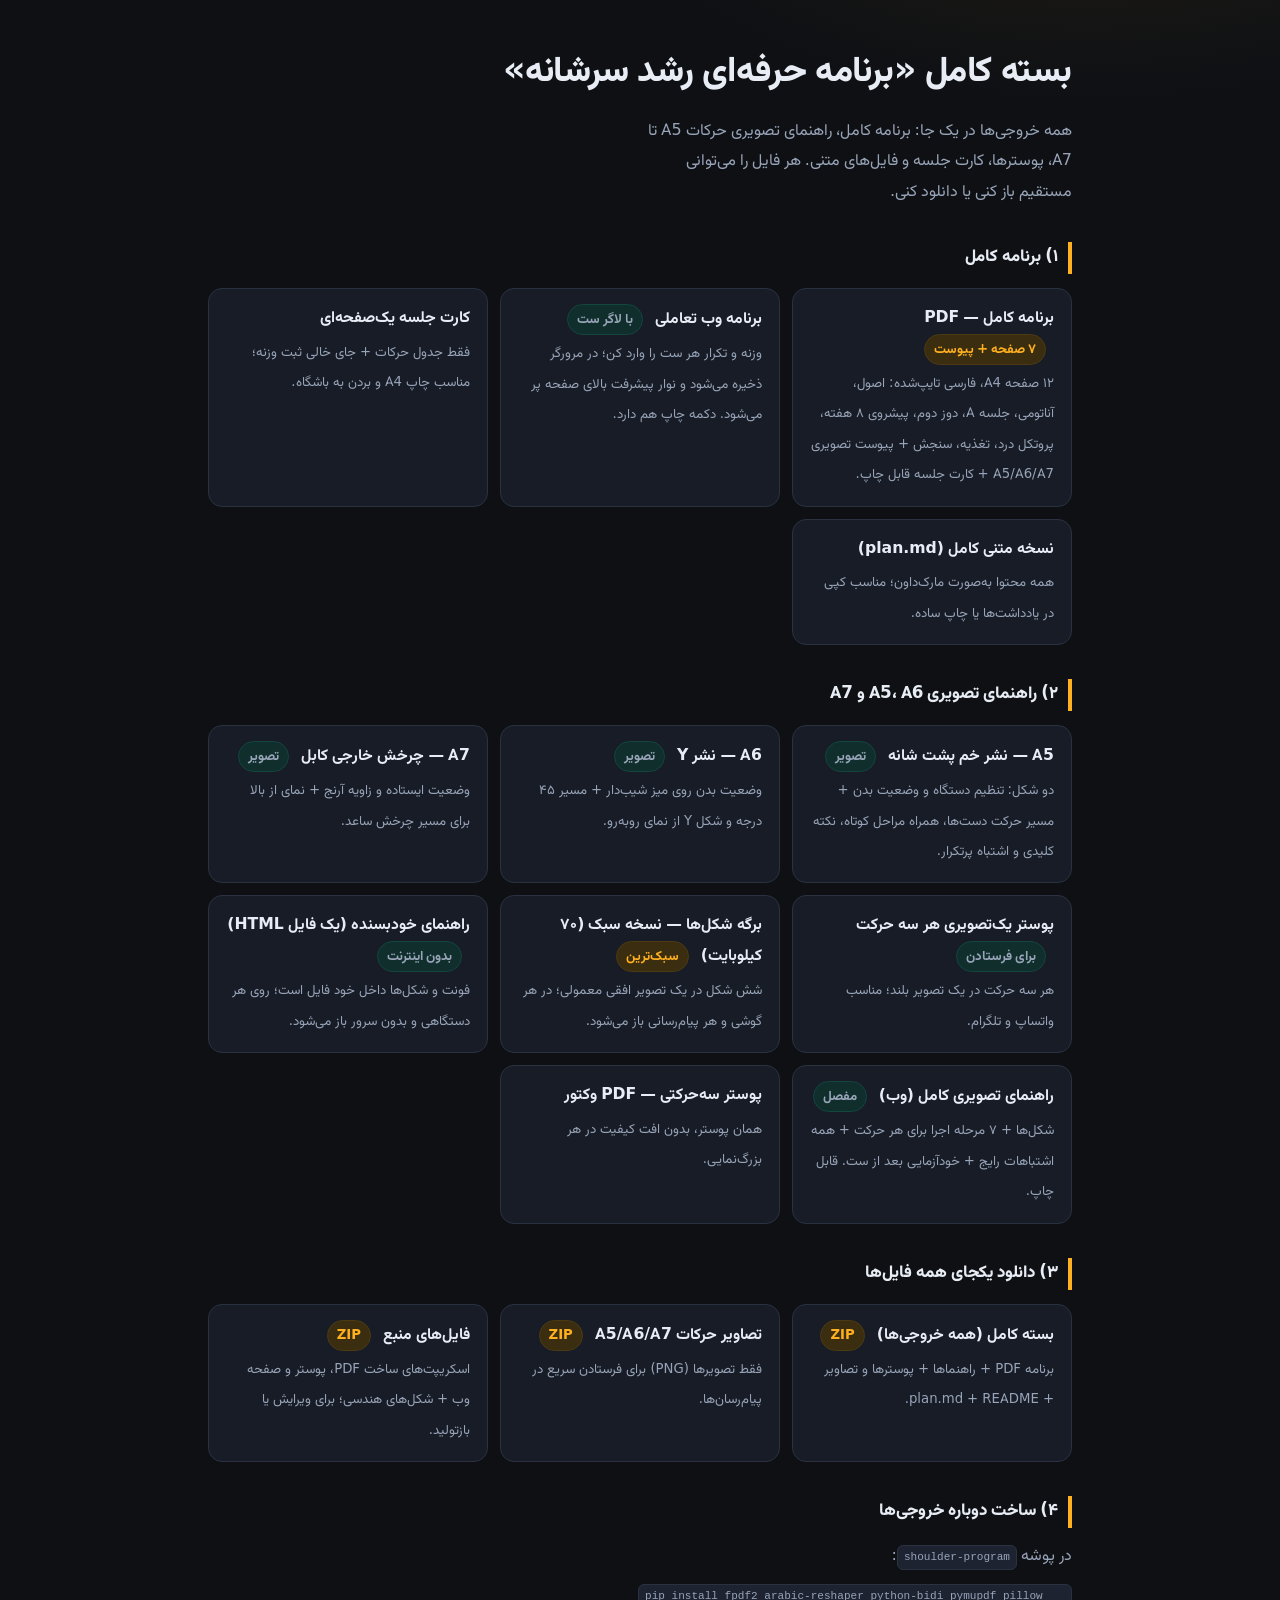
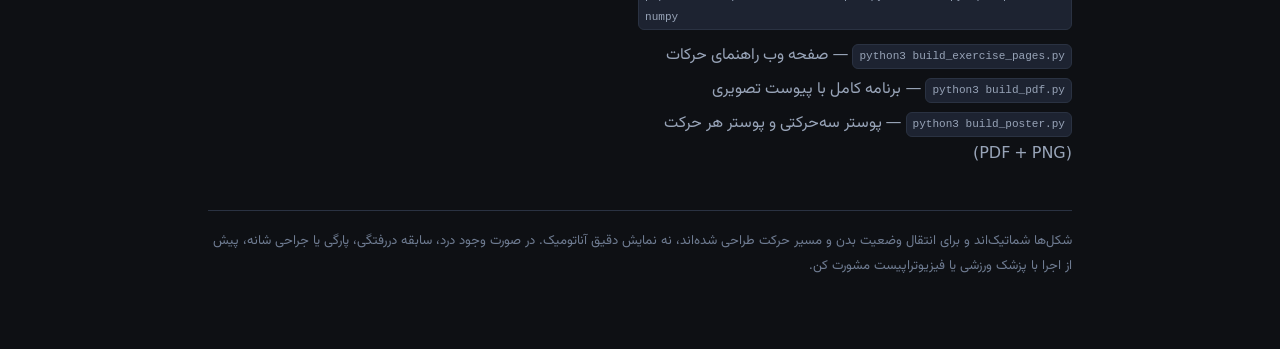
<file: index.html>
<!DOCTYPE html>
<html lang="fa" dir="rtl">
<head>
<meta charset="utf-8">
<meta name="viewport" content="width=device-width, initial-scale=1">
<title>بسته برنامه سرشانه — دانلود و مشاهده</title>
<style>
  @font-face{font-family:'Vazirmatn';src:url('../shoulder-program/fonts/vazirmatn-arabic-400-normal.woff2') format('woff2');font-weight:400}
  @font-face{font-family:'Vazirmatn';src:url('../shoulder-program/fonts/vazirmatn-arabic-700-normal.woff2') format('woff2');font-weight:700}
  @font-face{font-family:'Vazirmatn';src:url('../shoulder-program/fonts/vazirmatn-arabic-800-normal.woff2') format('woff2');font-weight:800}
  :root{--bg:#0e1014;--card:#171c26;--line:#2a3242;--txt:#e8edf5;--dim:#98a4b8;--dim2:#6f7c92;
    --amber:#ffb020;--amber-soft:#3a2d10;--teal:#3ad0b8;--teal-soft:#0f2e2c;--font:'Vazirmatn',system-ui,Tahoma,sans-serif}
  *{box-sizing:border-box}
  body{margin:0;background:radial-gradient(900px 500px at 85% -10%,rgba(255,176,32,.10),transparent 60%),var(--bg);
    color:var(--txt);font-family:var(--font);line-height:1.9;-webkit-font-smoothing:antialiased}
  .wrap{max-width:900px;margin:0 auto;padding:40px 18px 70px}
  h1{font-size:clamp(1.5rem,4.5vw,2.2rem);font-weight:800;margin:0 0 10px;letter-spacing:-.4px}
  .sub{color:var(--dim);margin:0 0 30px;max-width:62ch}
  h2{font-size:1.05rem;font-weight:800;margin:34px 0 14px;padding-right:10px;border-right:4px solid var(--amber)}
  .grid{display:grid;gap:12px;grid-template-columns:repeat(auto-fit,minmax(260px,1fr))}
  a.card{display:block;text-decoration:none;color:inherit;background:var(--card);border:1px solid var(--line);
    border-radius:14px;padding:15px 17px;transition:.15s}
  a.card:hover{border-color:#3b4358;transform:translateY(-1px)}
  a.card b{display:block;font-size:.98rem;margin-bottom:4px}
  a.card span{font-size:.83rem;color:var(--dim)}
  .tag{display:inline-block;font-size:.7rem;font-weight:700;color:var(--teal);background:var(--teal-soft);
    border:1px solid #14453f;border-radius:999px;padding:2px 9px;margin-right:8px}
  .tag.g{color:var(--amber);background:var(--amber-soft);border-color:#4b3a12}
  footer{border-top:1px solid var(--line);margin-top:40px;padding-top:18px;color:var(--dim2);font-size:.82rem}
  code{background:#1d2331;border:1px solid var(--line);border-radius:6px;padding:1px 6px;font-size:.85em;direction:ltr;display:inline-block}
</style>
</head>
<body>
<div class="wrap">
  <h1>بسته کامل «برنامه حرفه‌ای رشد سرشانه»</h1>
  <p class="sub">همه خروجی‌ها در یک جا: برنامه کامل، راهنمای تصویری حرکات A5 تا A7، پوسترها، کارت جلسه و فایل‌های متنی.
  هر فایل را می‌توانی مستقیم باز کنی یا دانلود کنی.</p>

  <h2>۱) برنامه کامل</h2>
  <div class="grid">
    <a class="card" href="shoulder-program/shoulder-program.pdf">
      <b>برنامه کامل — PDF <span class="tag g">۷ صفحه + پیوست</span></b>
      <span>۱۲ صفحه A4، فارسی تایپ‌شده: اصول، آناتومی، جلسه A، دوز دوم، پیشروی ۸ هفته، پروتکل درد، تغذیه، سنجش + پیوست تصویری A5/A6/A7 + کارت جلسه قابل چاپ.</span>
    </a>
    <a class="card" href="shoulder-program/index.html">
      <b>برنامه وب تعاملی <span class="tag">با لاگر ست</span></b>
      <span>وزنه و تکرار هر ست را وارد کن؛ در مرورگر ذخیره می‌شود و نوار پیشرفت بالای صفحه پر می‌شود. دکمه چاپ هم دارد.</span>
    </a>
    <a class="card" href="shoulder-program/quick-card.html">
      <b>کارت جلسه یک‌صفحه‌ای</b>
      <span>فقط جدول حرکات + جای خالی ثبت وزنه؛ مناسب چاپ A4 و بردن به باشگاه.</span>
    </a>
    <a class="card" href="shoulder-program/plan.md">
      <b>نسخه متنی کامل (plan.md)</b>
      <span>همه محتوا به‌صورت مارک‌داون؛ مناسب کپی در یادداشت‌ها یا چاپ ساده.</span>
    </a>
  </div>

  <h2>۲) راهنمای تصویری A5، A6 و A7</h2>
  <div class="grid">
    <a class="card" href="shoulder-program/poster-a5.png">
      <b>A5 — نشر خم پشت شانه <span class="tag">تصویر</span></b>
      <span>دو شکل: تنظیم دستگاه و وضعیت بدن + مسیر حرکت دست‌ها، همراه مراحل کوتاه، نکته کلیدی و اشتباه پرتکرار.</span>
    </a>
    <a class="card" href="shoulder-program/poster-a6.png">
      <b>A6 — نشر Y <span class="tag">تصویر</span></b>
      <span>وضعیت بدن روی میز شیب‌دار + مسیر ۴۵ درجه و شکل Y از نمای روبه‌رو.</span>
    </a>
    <a class="card" href="shoulder-program/poster-a7.png">
      <b>A7 — چرخش خارجی کابل <span class="tag">تصویر</span></b>
      <span>وضعیت ایستاده و زاویه آرنج + نمای از بالا برای مسیر چرخش ساعد.</span>
    </a>
    <a class="card" href="shoulder-program/poster-a5-a6-a7.png">
      <b>پوستر یک‌تصویری هر سه حرکت <span class="tag">برای فرستادن</span></b>
      <span>هر سه حرکت در یک تصویر بلند؛ مناسب واتساپ و تلگرام.</span>
    </a>
    <a class="card" href="shoulder-program/figures-sheet-a5-a6-a7-small.jpg">
      <b>برگه شکل‌ها — نسخه سبک (۷۰ کیلوبایت) <span class="tag g">سبک‌ترین</span></b>
      <span>شش شکل در یک تصویر افقی معمولی؛ در هر گوشی و هر پیام‌رسانی باز می‌شود.</span>
    </a>
    <a class="card" href="shoulder-program/figures-a5-a6-a7.html">
      <b>راهنمای خودبسنده (یک فایل HTML) <span class="tag">بدون اینترنت</span></b>
      <span>فونت و شکل‌ها داخل خود فایل است؛ روی هر دستگاهی و بدون سرور باز می‌شود.</span>
    </a>
    <a class="card" href="shoulder-program/exercises-a5-a6-a7.html">
      <b>راهنمای تصویری کامل (وب) <span class="tag">مفصل</span></b>
      <span>شکل‌ها + ۷ مرحله اجرا برای هر حرکت + همه اشتباهات رایج + خودآزمایی بعد از ست. قابل چاپ.</span>
    </a>
    <a class="card" href="shoulder-program/poster-a5-a6-a7.pdf">
      <b>پوستر سه‌حرکتی — PDF وکتور</b>
      <span>همان پوستر، بدون افت کیفیت در هر بزرگ‌نمایی.</span>
    </a>
  </div>

  <h2>۳) دانلود یکجای همه فایل‌ها</h2>
  <div class="grid">
    <a class="card" href="delivery/shoulder-program-full-pack.zip">
      <b>بسته کامل (همه خروجی‌ها) <span class="tag g">ZIP</span></b>
      <span>برنامه PDF + راهنماها + پوسترها و تصاویر + plan.md + README.</span>
    </a>
    <a class="card" href="delivery/shoulder-exercises-A5-A6-A7-images.zip">
      <b>تصاویر حرکات A5/A6/A7 <span class="tag g">ZIP</span></b>
      <span>فقط تصویرها (PNG) برای فرستادن سریع در پیام‌رسان‌ها.</span>
    </a>
    <a class="card" href="delivery/shoulder-program-source.zip">
      <b>فایل‌های منبع <span class="tag g">ZIP</span></b>
      <span>اسکریپت‌های ساخت PDF، پوستر و صفحه وب + شکل‌های هندسی؛ برای ویرایش یا بازتولید.</span>
    </a>
  </div>

  <h2>۴) ساخت دوباره خروجی‌ها</h2>
  <p class="sub" style="margin-bottom:12px">در پوشه <code>shoulder-program</code>:</p>
  <p class="sub" style="margin:0 0 8px"><code>pip install fpdf2 arabic-reshaper python-bidi pymupdf pillow numpy</code></p>
  <p class="sub" style="margin:0 0 4px"><code>python3 build_exercise_pages.py</code> — صفحه وب راهنمای حرکات</p>
  <p class="sub" style="margin:0 0 4px"><code>python3 build_pdf.py</code> — برنامه کامل با پیوست تصویری</p>
  <p class="sub" style="margin:0 0 4px"><code>python3 build_poster.py</code> — پوستر سه‌حرکتی و پوستر هر حرکت (PDF + PNG)</p>

  <footer>
    شکل‌ها شماتیک‌اند و برای انتقال وضعیت بدن و مسیر حرکت طراحی شده‌اند، نه نمایش دقیق آناتومیک.
    در صورت وجود درد، سابقه دررفتگی، پارگی یا جراحی شانه، پیش از اجرا با پزشک ورزشی یا فیزیوتراپیست مشورت کن.
  </footer>
</div>
</body>
</html>
</file>
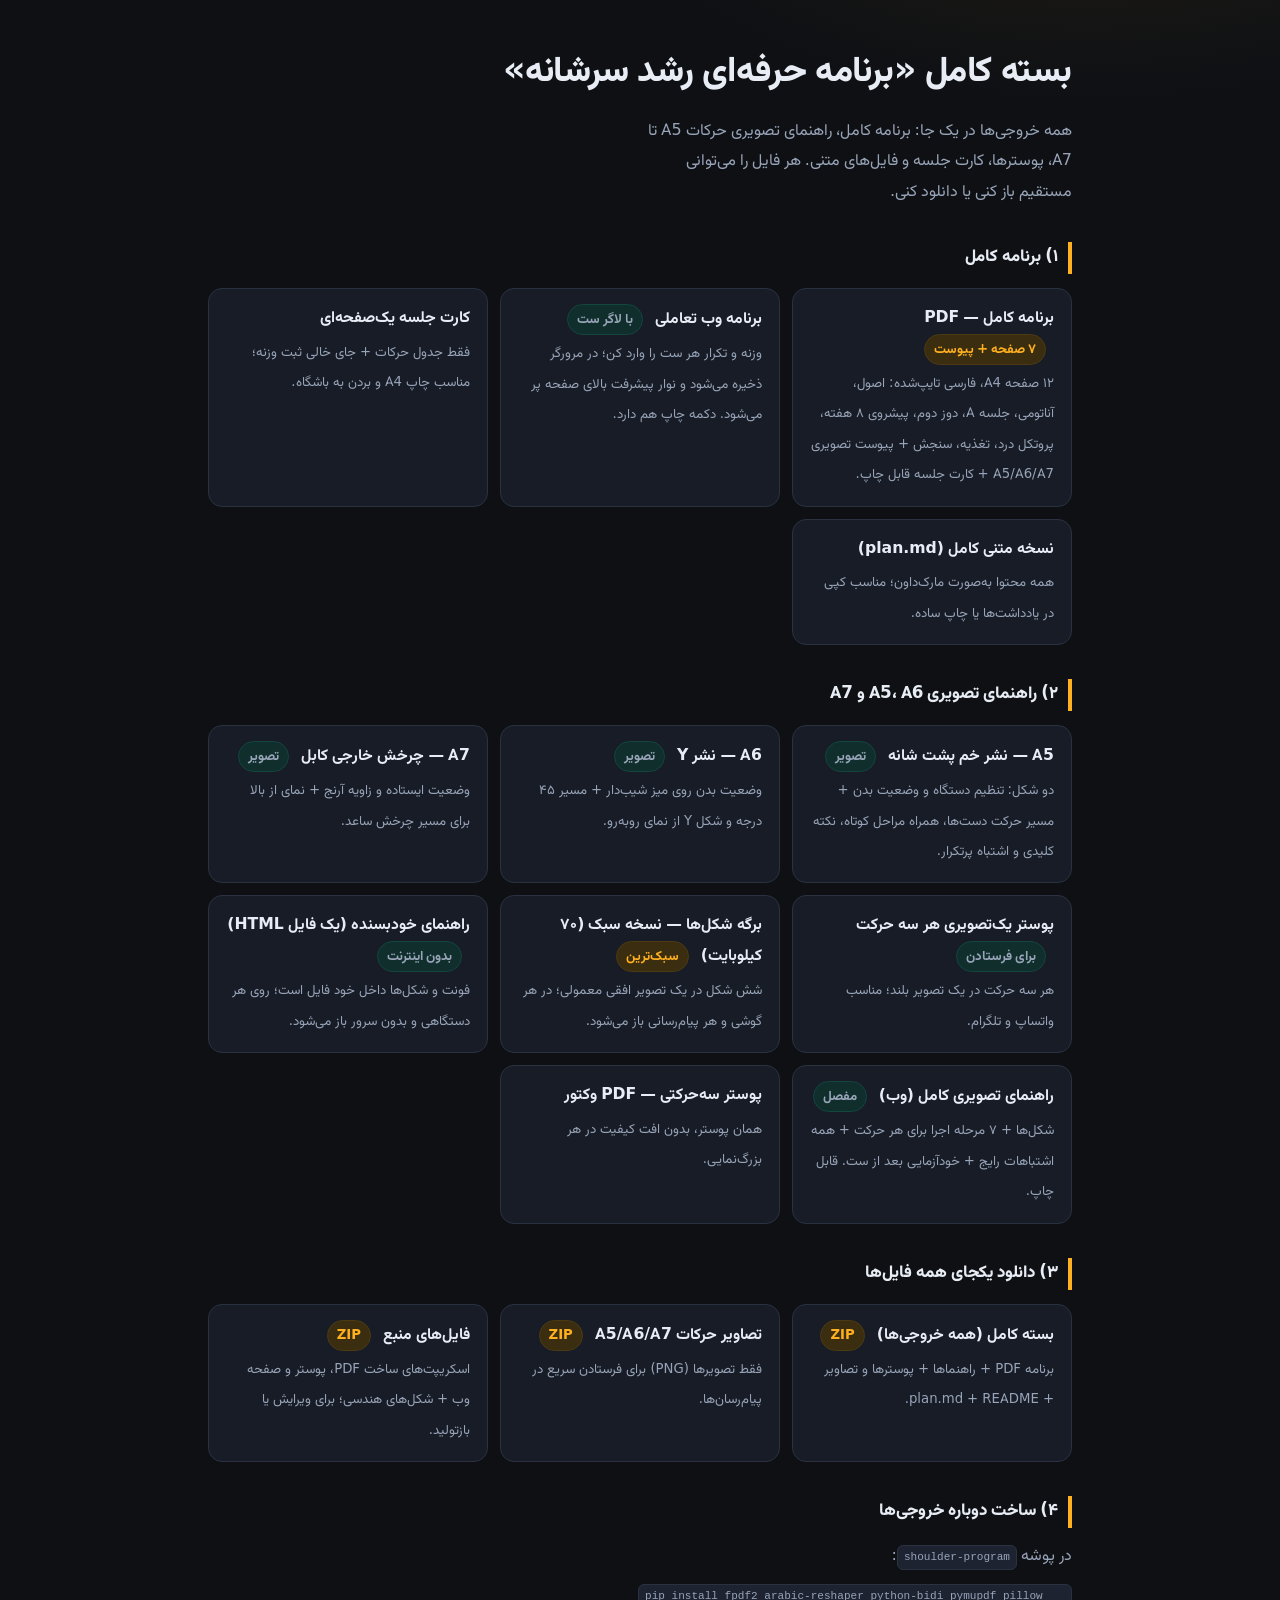
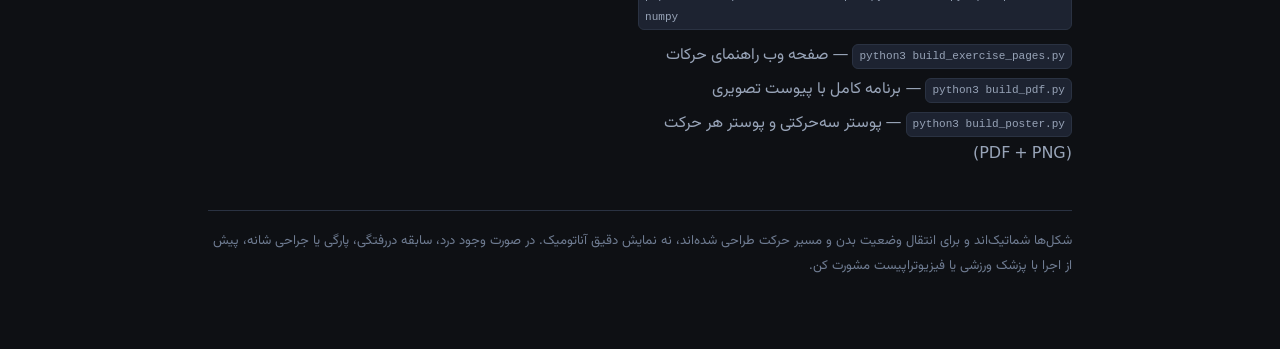
<file: docs/index.html>
<!DOCTYPE html>
<html lang="fa" dir="rtl">
<head>
<meta charset="utf-8">
<meta name="viewport" content="width=device-width, initial-scale=1">
<title>بسته برنامه سرشانه — دانلود و مشاهده</title>
<style>
  @font-face{font-family:'Vazirmatn';src:url('../shoulder-program/fonts/vazirmatn-arabic-400-normal.woff2') format('woff2');font-weight:400}
  @font-face{font-family:'Vazirmatn';src:url('../shoulder-program/fonts/vazirmatn-arabic-700-normal.woff2') format('woff2');font-weight:700}
  @font-face{font-family:'Vazirmatn';src:url('../shoulder-program/fonts/vazirmatn-arabic-800-normal.woff2') format('woff2');font-weight:800}
  :root{--bg:#0e1014;--card:#171c26;--line:#2a3242;--txt:#e8edf5;--dim:#98a4b8;--dim2:#6f7c92;
    --amber:#ffb020;--amber-soft:#3a2d10;--teal:#3ad0b8;--teal-soft:#0f2e2c;--font:'Vazirmatn',system-ui,Tahoma,sans-serif}
  *{box-sizing:border-box}
  body{margin:0;background:radial-gradient(900px 500px at 85% -10%,rgba(255,176,32,.10),transparent 60%),var(--bg);
    color:var(--txt);font-family:var(--font);line-height:1.9;-webkit-font-smoothing:antialiased}
  .wrap{max-width:900px;margin:0 auto;padding:40px 18px 70px}
  h1{font-size:clamp(1.5rem,4.5vw,2.2rem);font-weight:800;margin:0 0 10px;letter-spacing:-.4px}
  .sub{color:var(--dim);margin:0 0 30px;max-width:62ch}
  h2{font-size:1.05rem;font-weight:800;margin:34px 0 14px;padding-right:10px;border-right:4px solid var(--amber)}
  .grid{display:grid;gap:12px;grid-template-columns:repeat(auto-fit,minmax(260px,1fr))}
  a.card{display:block;text-decoration:none;color:inherit;background:var(--card);border:1px solid var(--line);
    border-radius:14px;padding:15px 17px;transition:.15s}
  a.card:hover{border-color:#3b4358;transform:translateY(-1px)}
  a.card b{display:block;font-size:.98rem;margin-bottom:4px}
  a.card span{font-size:.83rem;color:var(--dim)}
  .tag{display:inline-block;font-size:.7rem;font-weight:700;color:var(--teal);background:var(--teal-soft);
    border:1px solid #14453f;border-radius:999px;padding:2px 9px;margin-right:8px}
  .tag.g{color:var(--amber);background:var(--amber-soft);border-color:#4b3a12}
  footer{border-top:1px solid var(--line);margin-top:40px;padding-top:18px;color:var(--dim2);font-size:.82rem}
  code{background:#1d2331;border:1px solid var(--line);border-radius:6px;padding:1px 6px;font-size:.85em;direction:ltr;display:inline-block}
</style>
</head>
<body>
<div class="wrap">
  <h1>بسته کامل «برنامه حرفه‌ای رشد سرشانه»</h1>
  <p class="sub">همه خروجی‌ها در یک جا: برنامه کامل، راهنمای تصویری حرکات A5 تا A7، پوسترها، کارت جلسه و فایل‌های متنی.
  هر فایل را می‌توانی مستقیم باز کنی یا دانلود کنی.</p>

  <h2>۱) برنامه کامل</h2>
  <div class="grid">
    <a class="card" href="../shoulder-program/shoulder-program.pdf">
      <b>برنامه کامل — PDF <span class="tag g">۷ صفحه + پیوست</span></b>
      <span>۱۲ صفحه A4، فارسی تایپ‌شده: اصول، آناتومی، جلسه A، دوز دوم، پیشروی ۸ هفته، پروتکل درد، تغذیه، سنجش + پیوست تصویری A5/A6/A7 + کارت جلسه قابل چاپ.</span>
    </a>
    <a class="card" href="../shoulder-program/index.html">
      <b>برنامه وب تعاملی <span class="tag">با لاگر ست</span></b>
      <span>وزنه و تکرار هر ست را وارد کن؛ در مرورگر ذخیره می‌شود و نوار پیشرفت بالای صفحه پر می‌شود. دکمه چاپ هم دارد.</span>
    </a>
    <a class="card" href="../shoulder-program/quick-card.html">
      <b>کارت جلسه یک‌صفحه‌ای</b>
      <span>فقط جدول حرکات + جای خالی ثبت وزنه؛ مناسب چاپ A4 و بردن به باشگاه.</span>
    </a>
    <a class="card" href="../shoulder-program/plan.md">
      <b>نسخه متنی کامل (plan.md)</b>
      <span>همه محتوا به‌صورت مارک‌داون؛ مناسب کپی در یادداشت‌ها یا چاپ ساده.</span>
    </a>
  </div>

  <h2>۲) راهنمای تصویری A5، A6 و A7</h2>
  <div class="grid">
    <a class="card" href="../shoulder-program/poster-a5.png">
      <b>A5 — نشر خم پشت شانه <span class="tag">تصویر</span></b>
      <span>دو شکل: تنظیم دستگاه و وضعیت بدن + مسیر حرکت دست‌ها، همراه مراحل کوتاه، نکته کلیدی و اشتباه پرتکرار.</span>
    </a>
    <a class="card" href="../shoulder-program/poster-a6.png">
      <b>A6 — نشر Y <span class="tag">تصویر</span></b>
      <span>وضعیت بدن روی میز شیب‌دار + مسیر ۴۵ درجه و شکل Y از نمای روبه‌رو.</span>
    </a>
    <a class="card" href="../shoulder-program/poster-a7.png">
      <b>A7 — چرخش خارجی کابل <span class="tag">تصویر</span></b>
      <span>وضعیت ایستاده و زاویه آرنج + نمای از بالا برای مسیر چرخش ساعد.</span>
    </a>
    <a class="card" href="../shoulder-program/poster-a5-a6-a7.png">
      <b>پوستر یک‌تصویری هر سه حرکت <span class="tag">برای فرستادن</span></b>
      <span>هر سه حرکت در یک تصویر بلند؛ مناسب واتساپ و تلگرام.</span>
    </a>
    <a class="card" href="../shoulder-program/figures-sheet-a5-a6-a7-small.jpg">
      <b>برگه شکل‌ها — نسخه سبک (۷۰ کیلوبایت) <span class="tag g">سبک‌ترین</span></b>
      <span>شش شکل در یک تصویر افقی معمولی؛ در هر گوشی و هر پیام‌رسانی باز می‌شود.</span>
    </a>
    <a class="card" href="../shoulder-program/figures-a5-a6-a7.html">
      <b>راهنمای خودبسنده (یک فایل HTML) <span class="tag">بدون اینترنت</span></b>
      <span>فونت و شکل‌ها داخل خود فایل است؛ روی هر دستگاهی و بدون سرور باز می‌شود.</span>
    </a>
    <a class="card" href="../shoulder-program/exercises-a5-a6-a7.html">
      <b>راهنمای تصویری کامل (وب) <span class="tag">مفصل</span></b>
      <span>شکل‌ها + ۷ مرحله اجرا برای هر حرکت + همه اشتباهات رایج + خودآزمایی بعد از ست. قابل چاپ.</span>
    </a>
    <a class="card" href="../shoulder-program/poster-a5-a6-a7.pdf">
      <b>پوستر سه‌حرکتی — PDF وکتور</b>
      <span>همان پوستر، بدون افت کیفیت در هر بزرگ‌نمایی.</span>
    </a>
  </div>

  <h2>۳) دانلود یکجای همه فایل‌ها</h2>
  <div class="grid">
    <a class="card" href="../delivery/shoulder-program-full-pack.zip">
      <b>بسته کامل (همه خروجی‌ها) <span class="tag g">ZIP</span></b>
      <span>برنامه PDF + راهنماها + پوسترها و تصاویر + plan.md + README.</span>
    </a>
    <a class="card" href="../delivery/shoulder-exercises-A5-A6-A7-images.zip">
      <b>تصاویر حرکات A5/A6/A7 <span class="tag g">ZIP</span></b>
      <span>فقط تصویرها (PNG) برای فرستادن سریع در پیام‌رسان‌ها.</span>
    </a>
    <a class="card" href="../delivery/shoulder-program-source.zip">
      <b>فایل‌های منبع <span class="tag g">ZIP</span></b>
      <span>اسکریپت‌های ساخت PDF، پوستر و صفحه وب + شکل‌های هندسی؛ برای ویرایش یا بازتولید.</span>
    </a>
  </div>

  <h2>۴) ساخت دوباره خروجی‌ها</h2>
  <p class="sub" style="margin-bottom:12px">در پوشه <code>shoulder-program</code>:</p>
  <p class="sub" style="margin:0 0 8px"><code>pip install fpdf2 arabic-reshaper python-bidi pymupdf pillow numpy</code></p>
  <p class="sub" style="margin:0 0 4px"><code>python3 build_exercise_pages.py</code> — صفحه وب راهنمای حرکات</p>
  <p class="sub" style="margin:0 0 4px"><code>python3 build_pdf.py</code> — برنامه کامل با پیوست تصویری</p>
  <p class="sub" style="margin:0 0 4px"><code>python3 build_poster.py</code> — پوستر سه‌حرکتی و پوستر هر حرکت (PDF + PNG)</p>

  <footer>
    شکل‌ها شماتیک‌اند و برای انتقال وضعیت بدن و مسیر حرکت طراحی شده‌اند، نه نمایش دقیق آناتومیک.
    در صورت وجود درد، سابقه دررفتگی، پارگی یا جراحی شانه، پیش از اجرا با پزشک ورزشی یا فیزیوتراپیست مشورت کن.
  </footer>
</div>
</body>
</html>
</file>
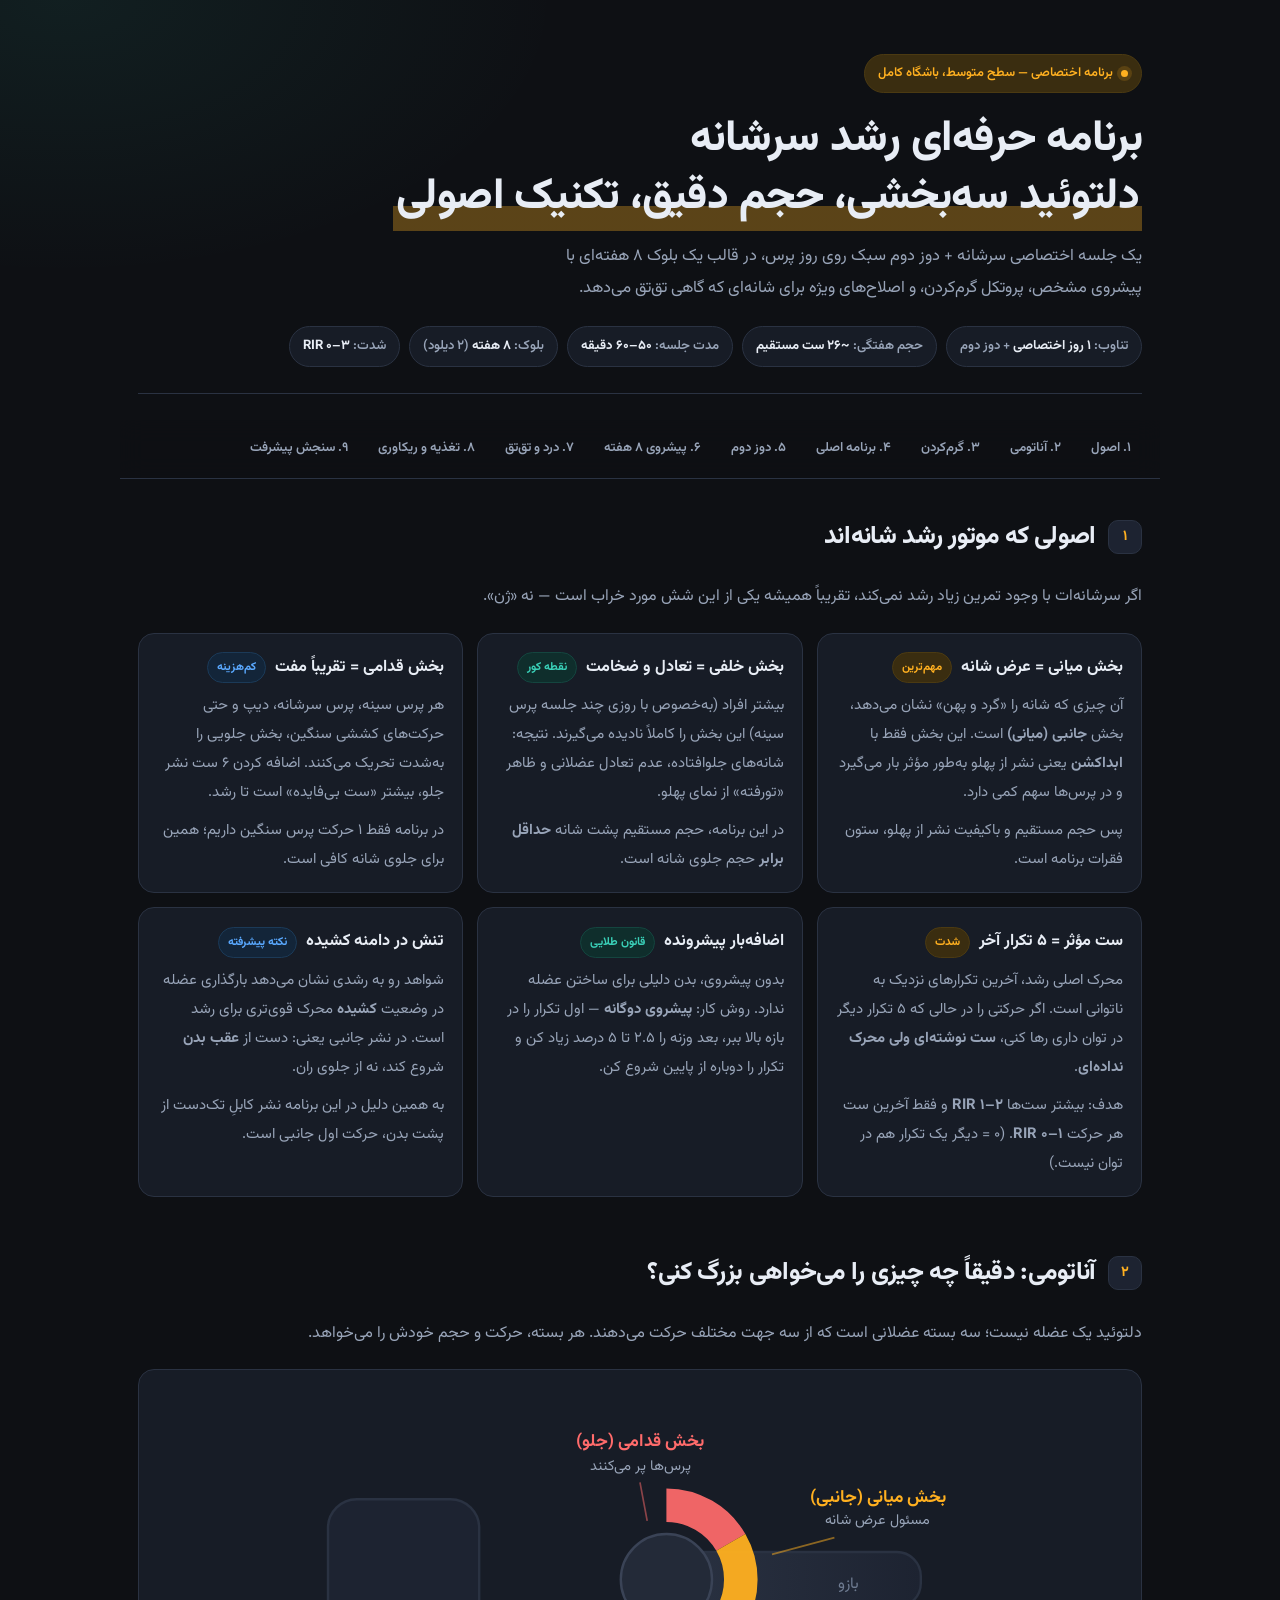
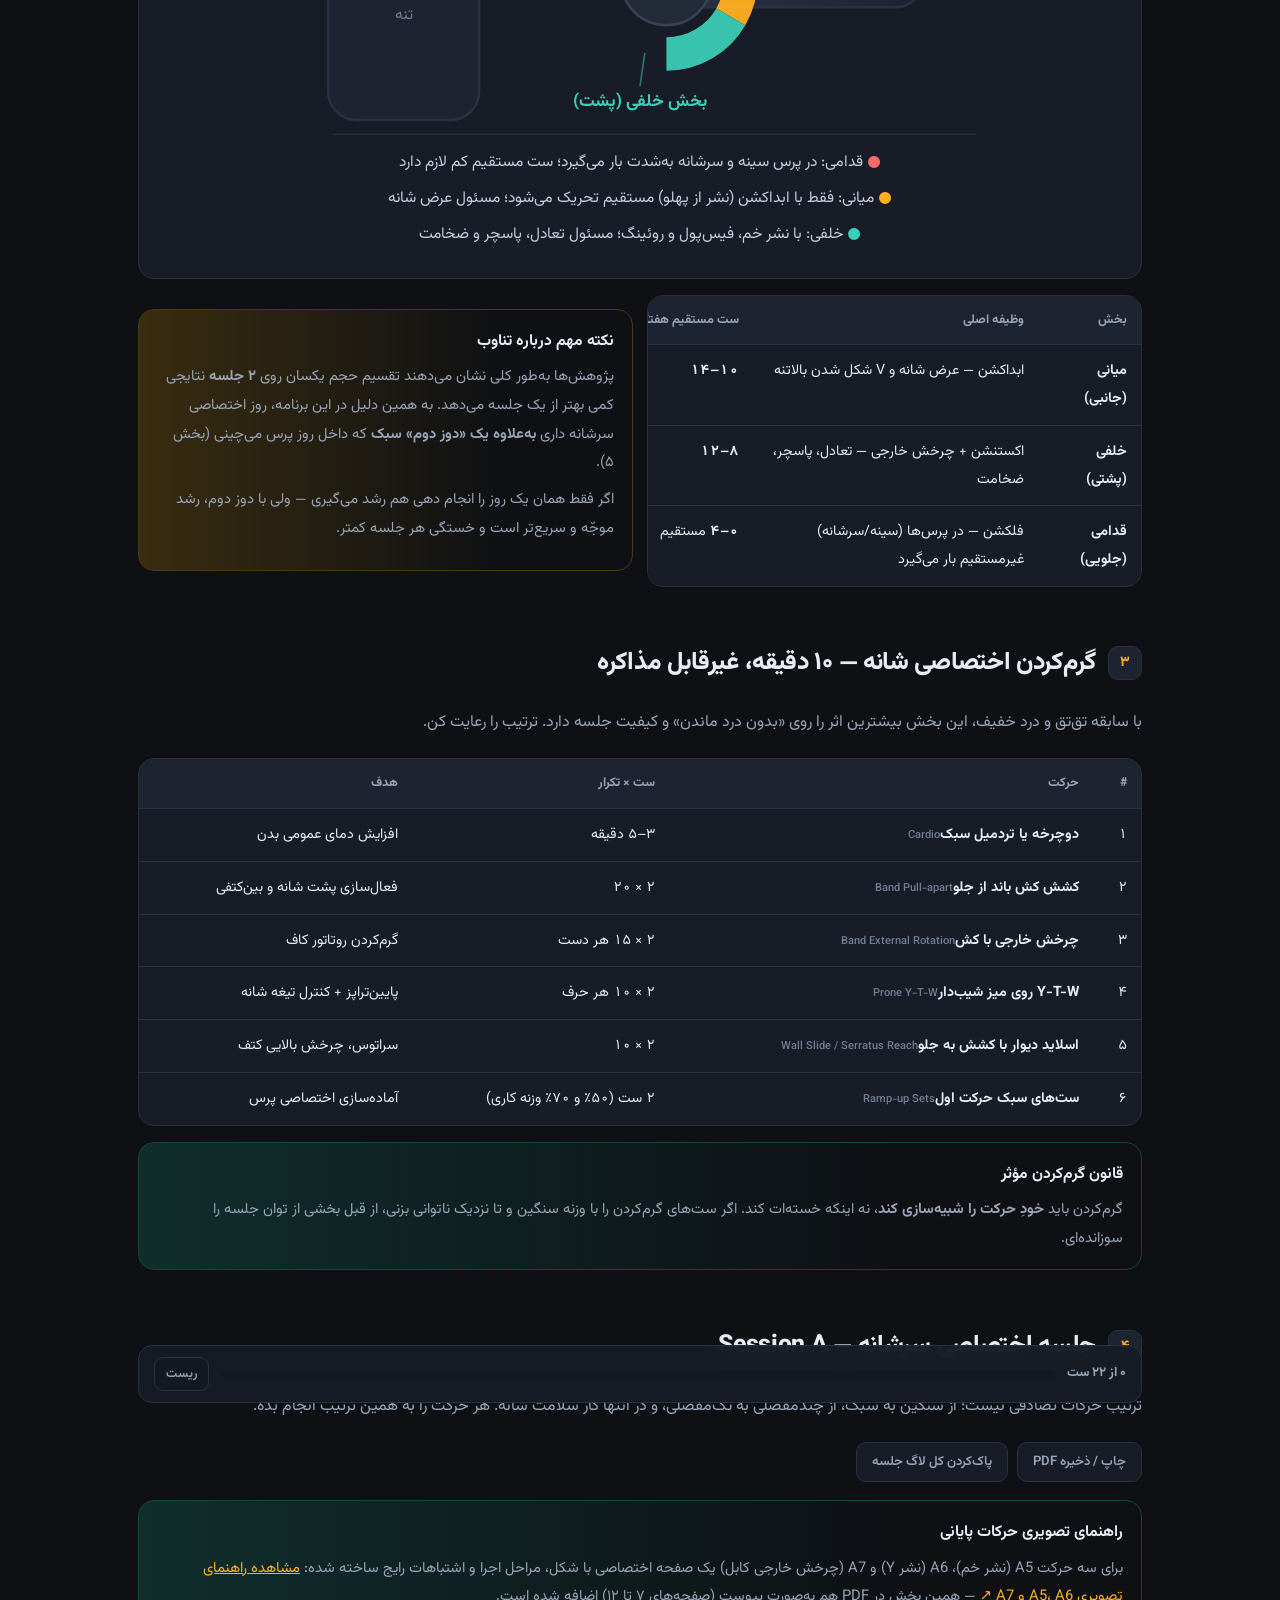
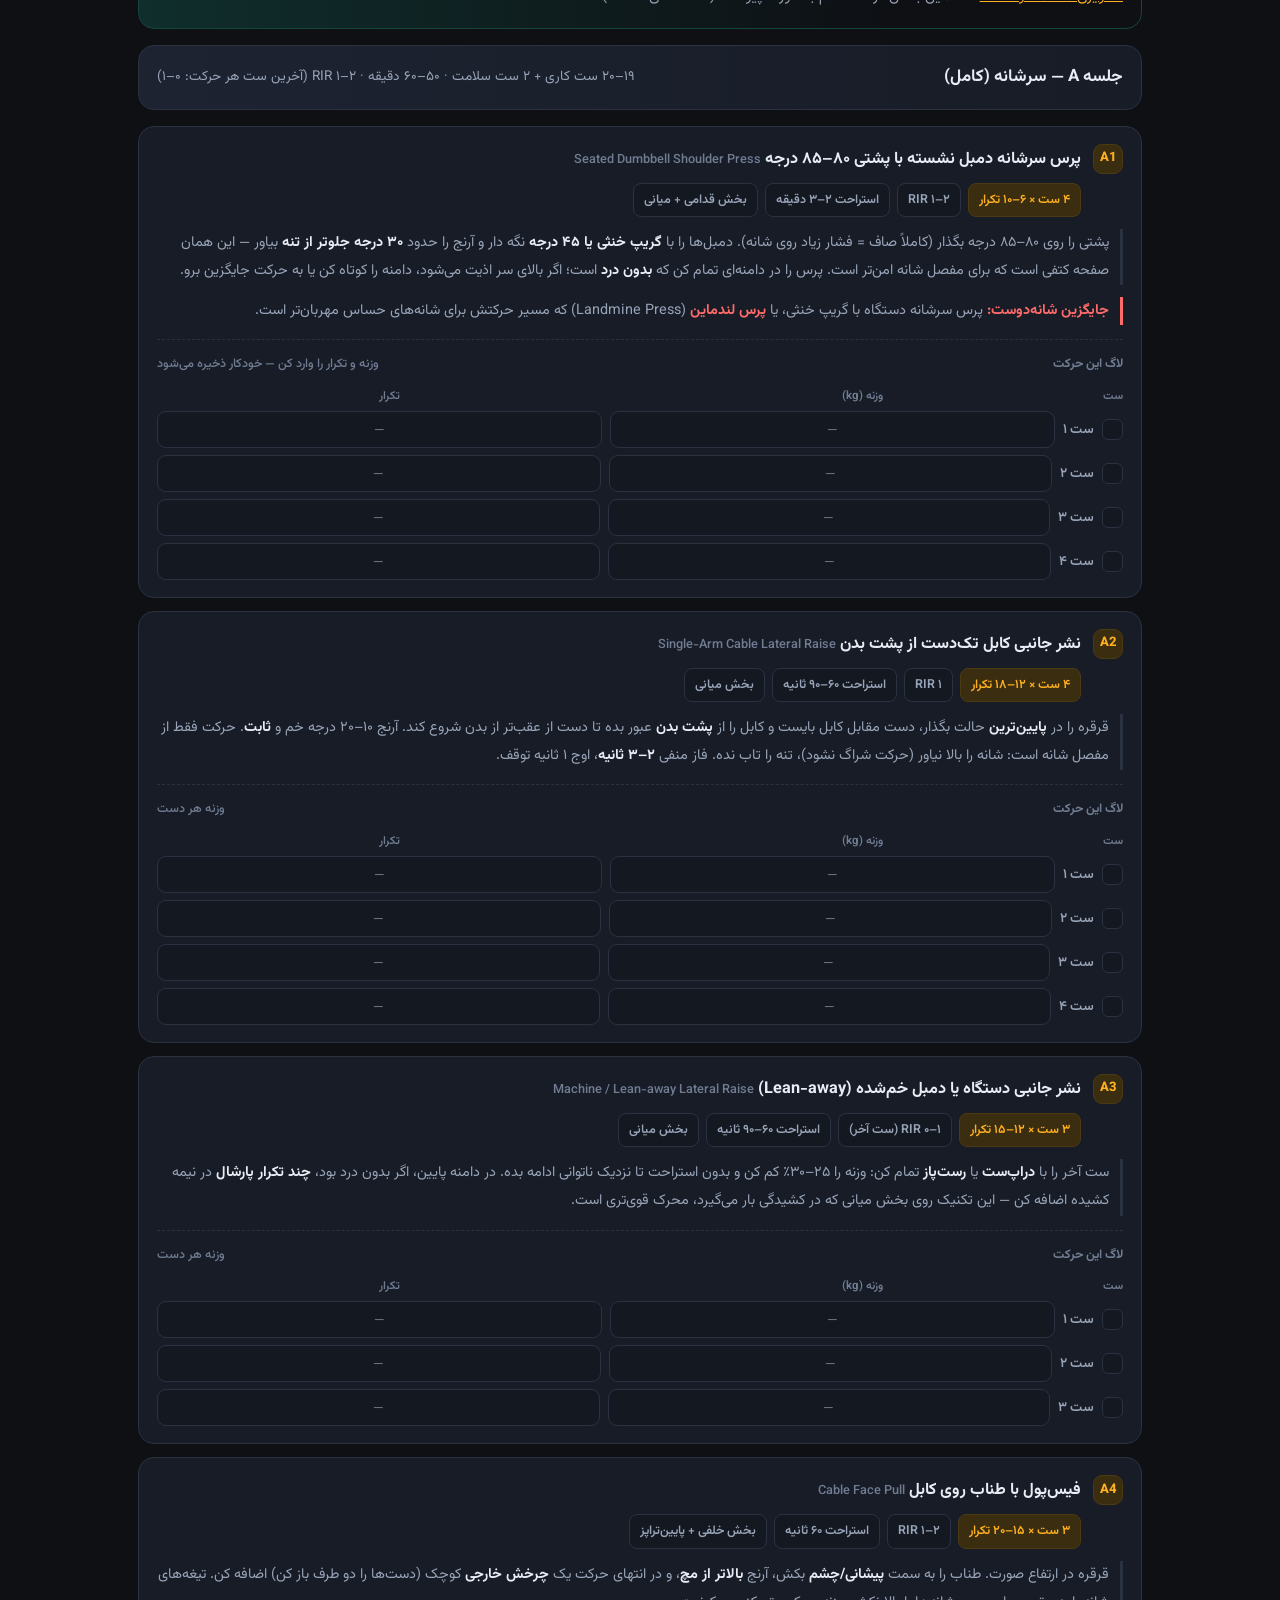
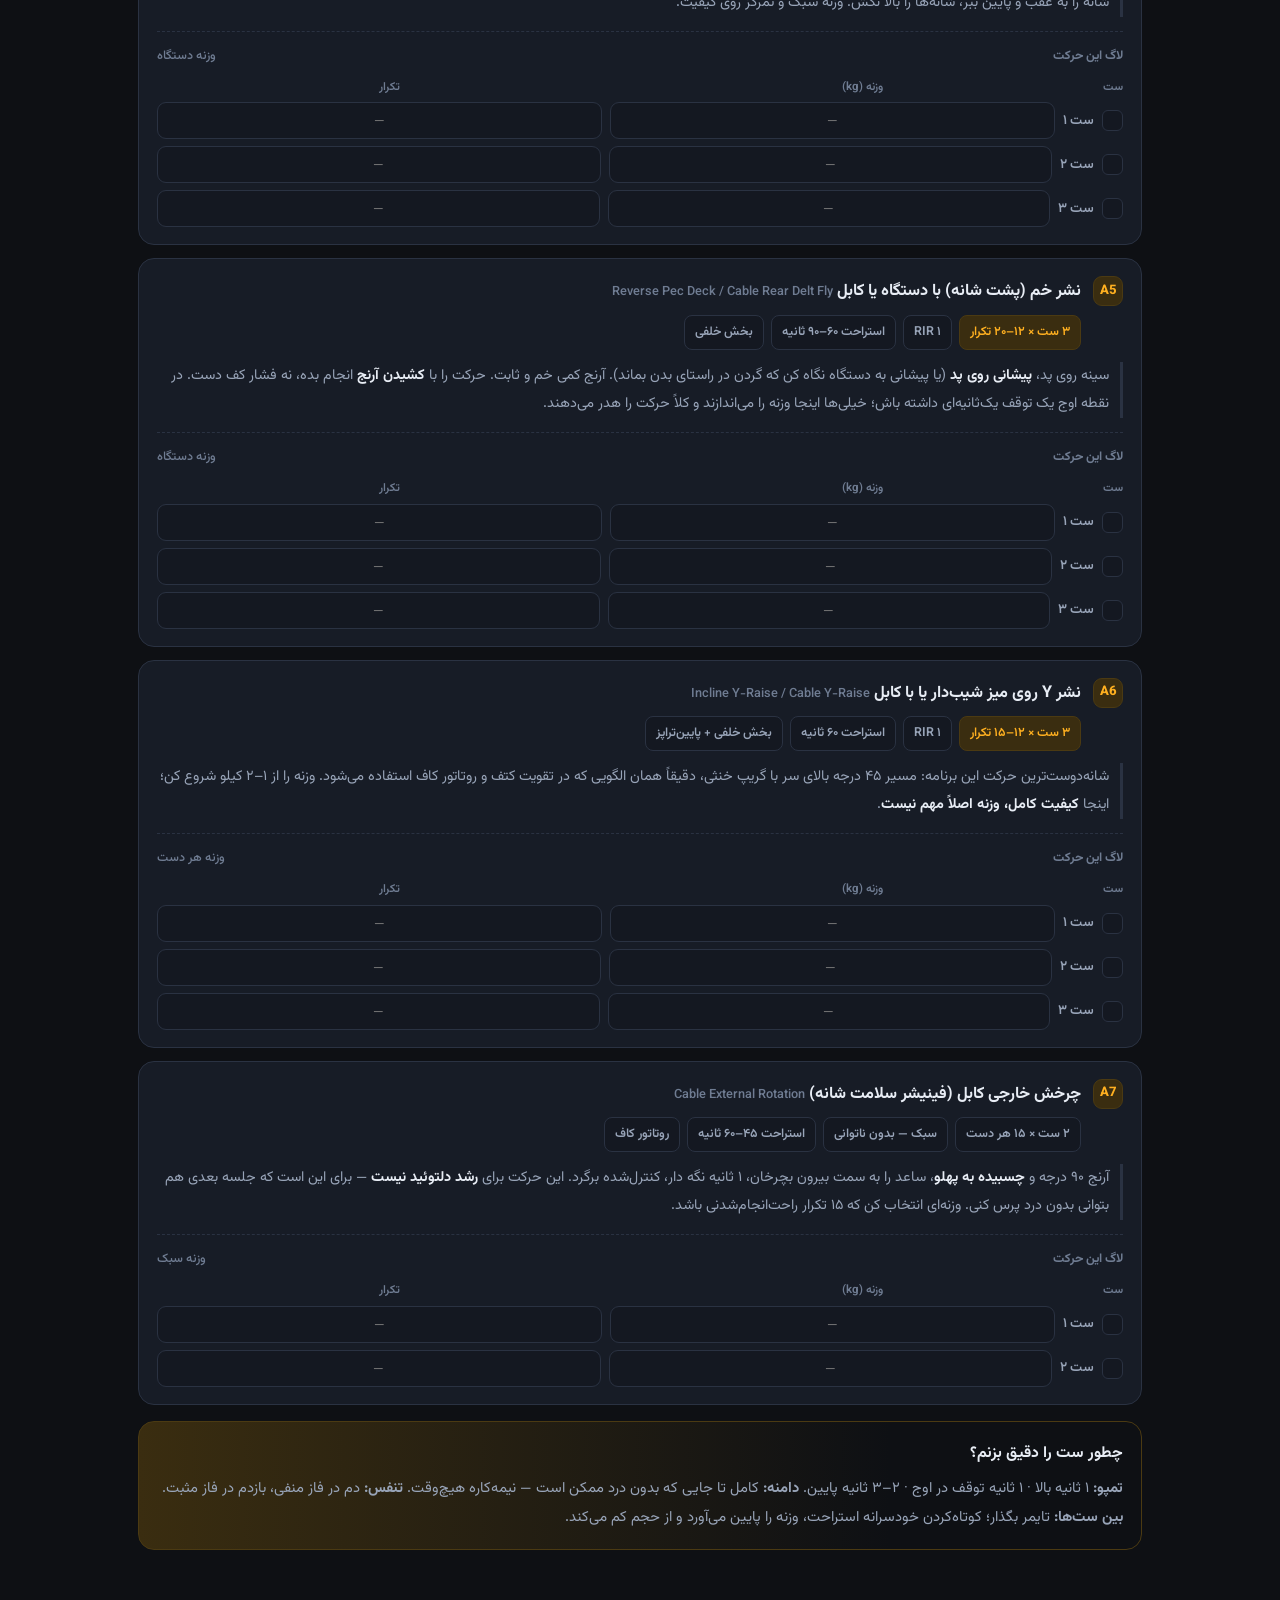
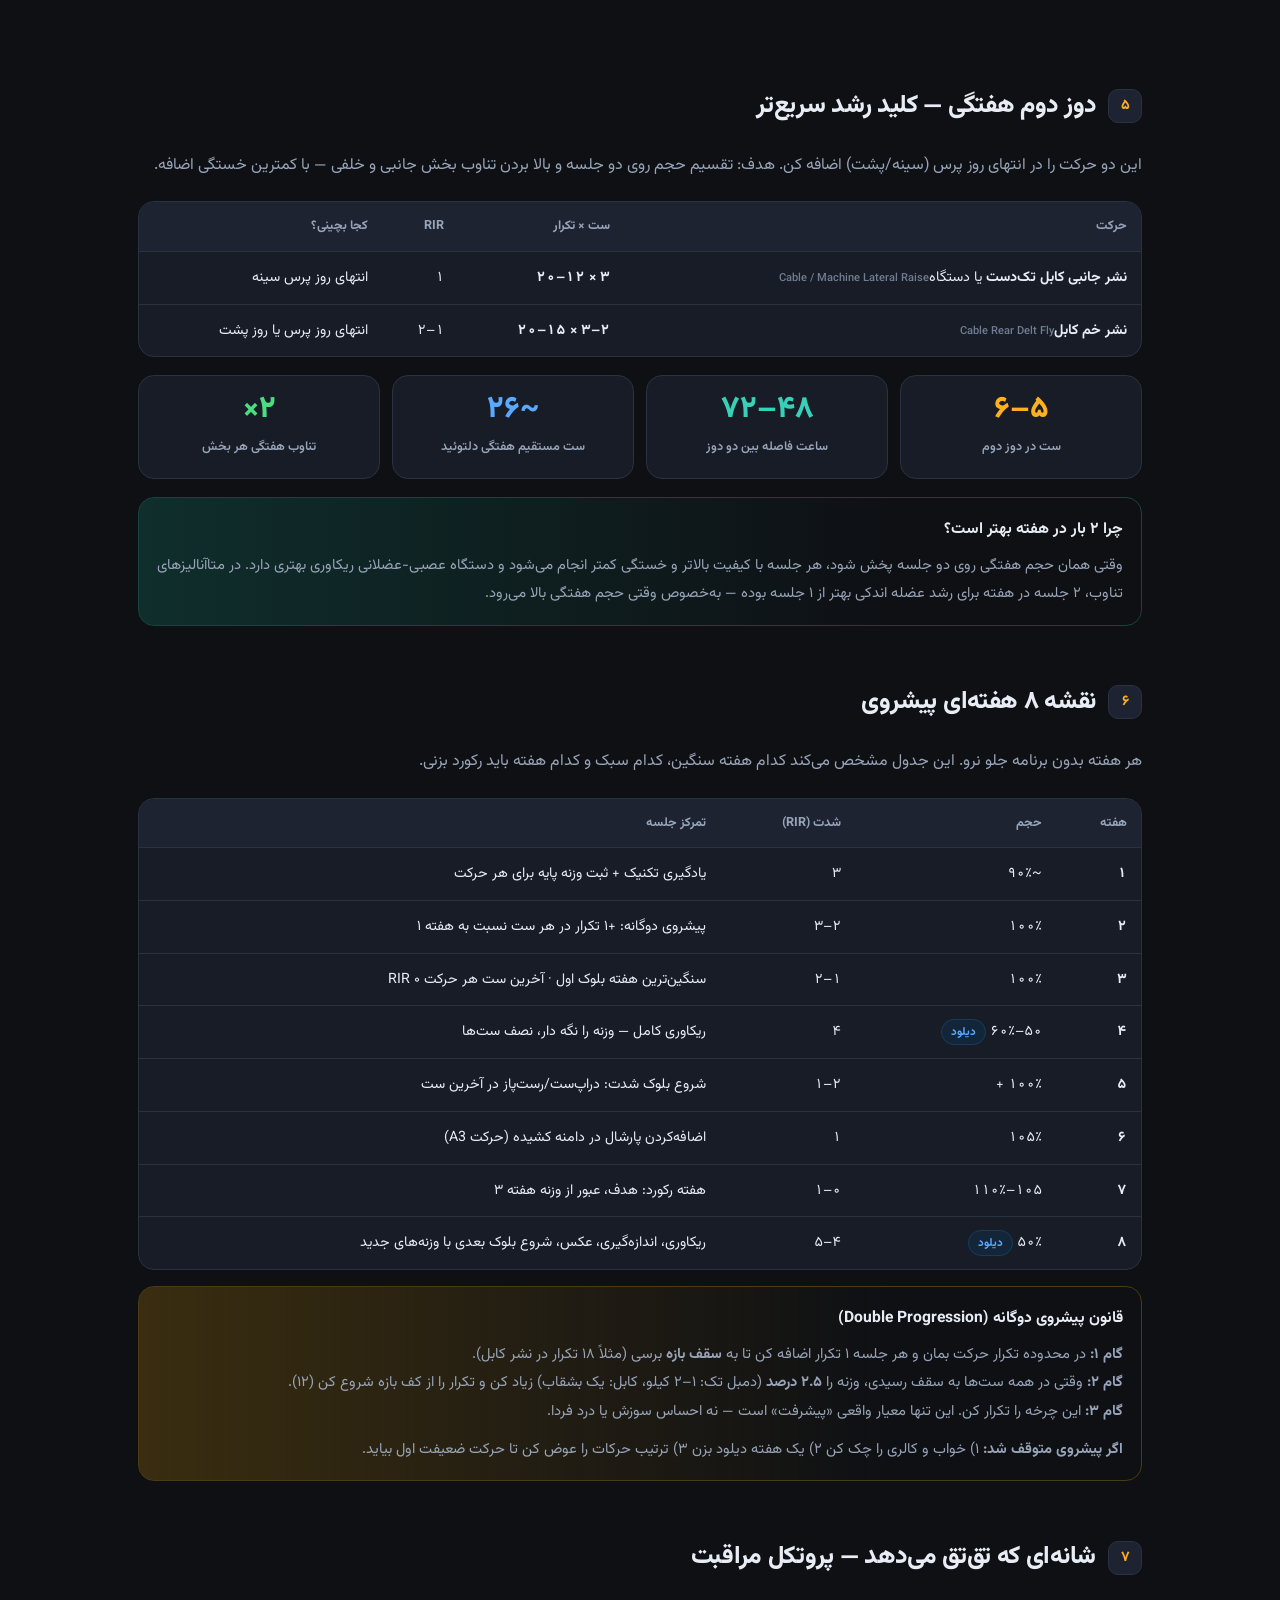
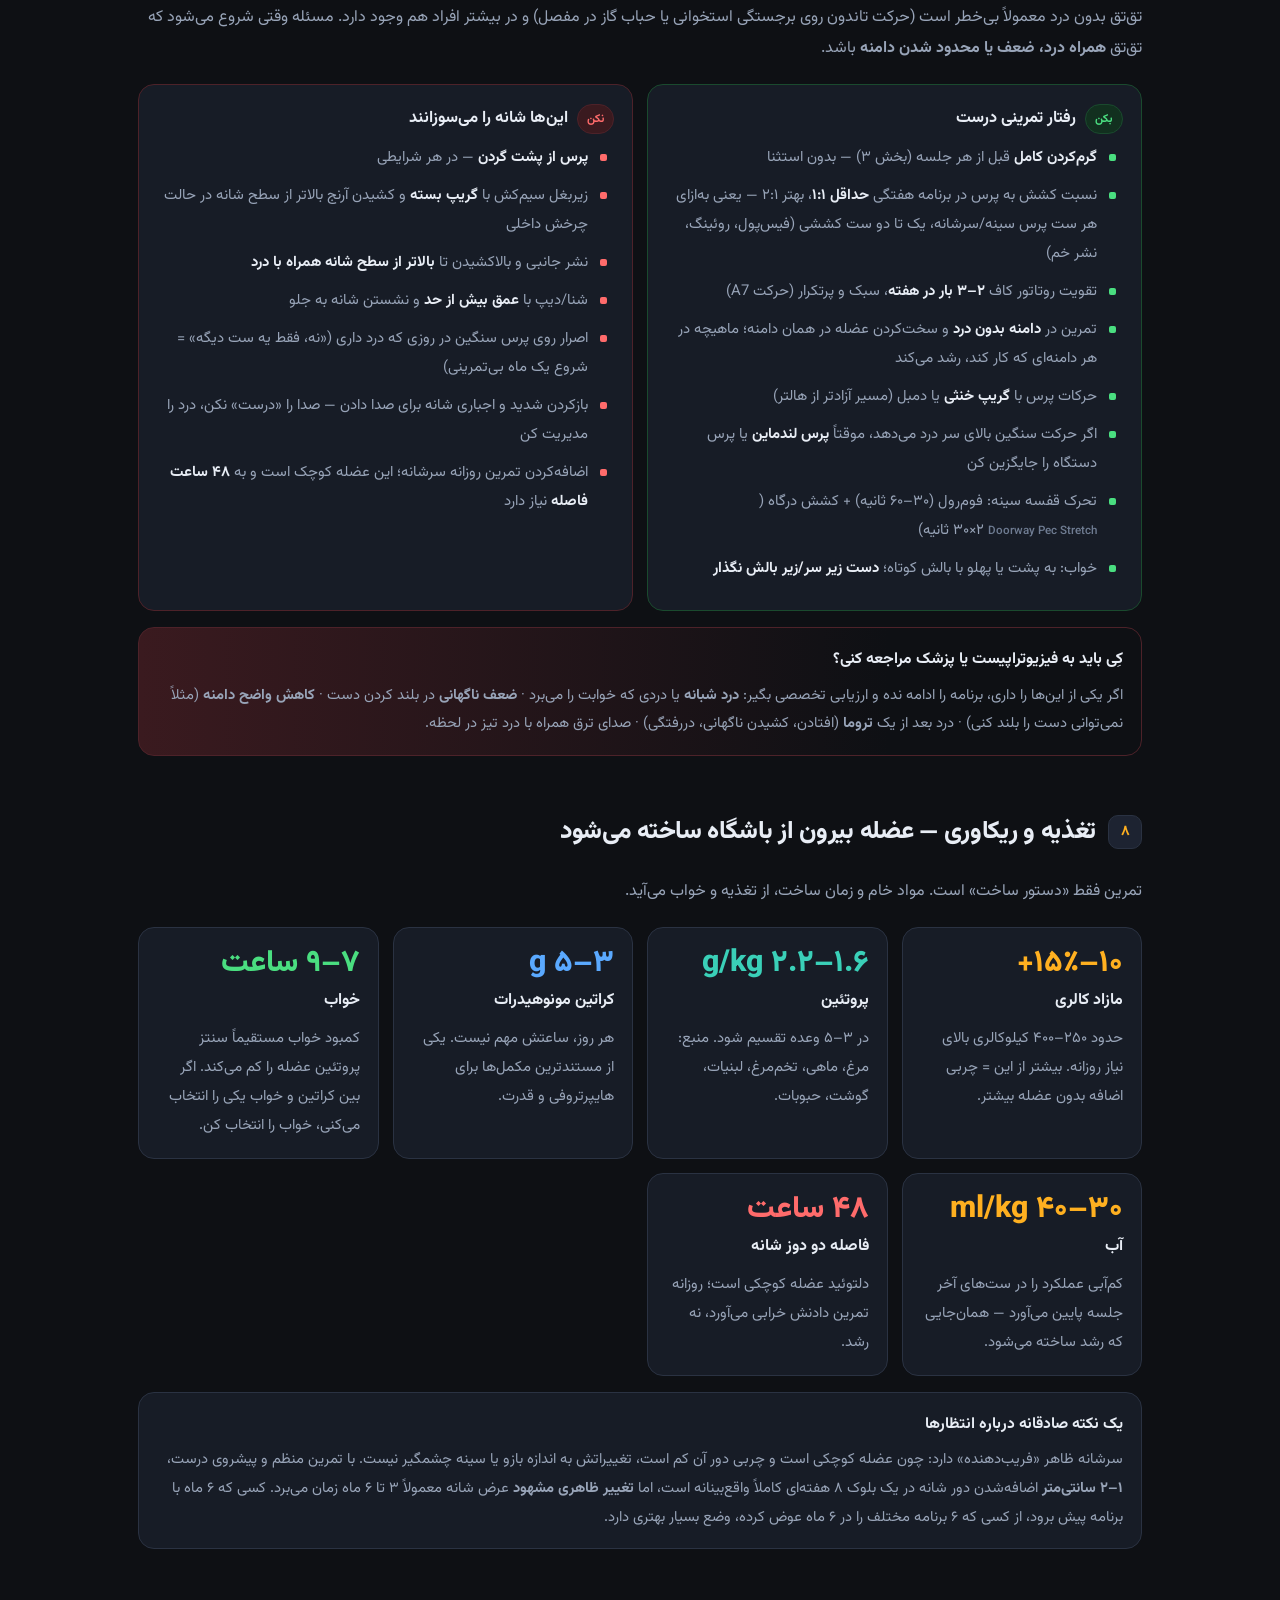
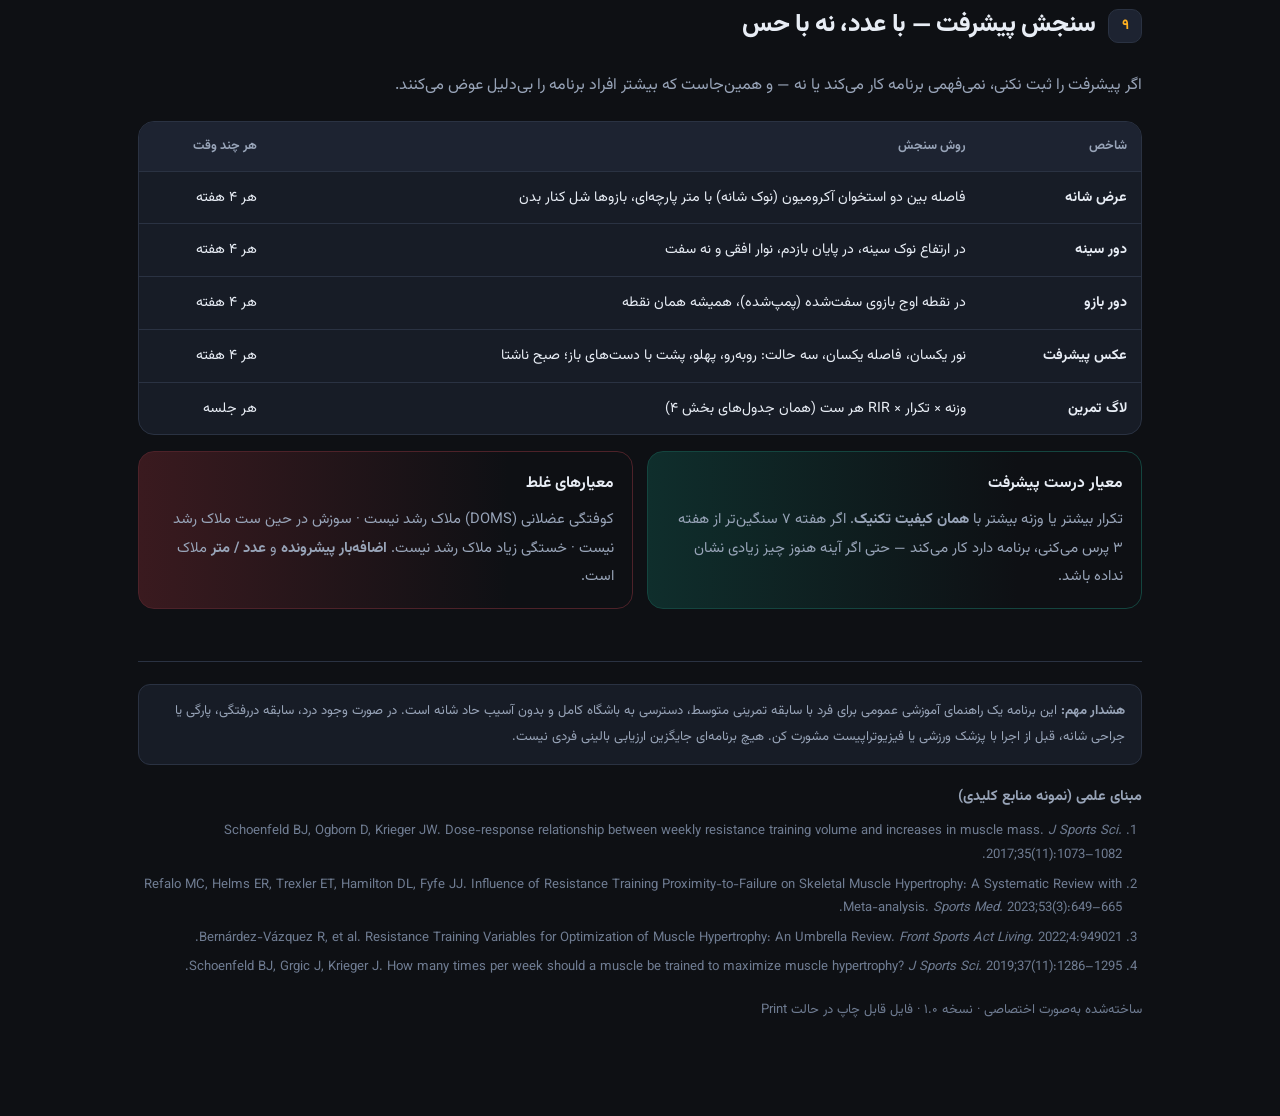
<file: shoulder-program/index.html>
<!DOCTYPE html>
<html lang="fa" dir="rtl">
<head>
<meta charset="utf-8">
<meta name="viewport" content="width=device-width, initial-scale=1">
<title>برنامه حرفه‌ای رشد سرشانه | دلتوئید سه‌بخشی</title>
<meta name="description" content="برنامه تمرینی اصولی و دقیق برای بزرگ کردن سرشانه‌ها: حجم هوشمند، تکنیک، پیشروی ۸ هفته‌ای و پروتکل شانه‌دوست.">
<style>
  @font-face{font-family:'Vazirmatn';font-style:normal;font-weight:400;font-display:swap;src:url('fonts/vazirmatn-arabic-400-normal.woff2') format('woff2');unicode-range:U+0600-06FF,U+0750-077F,U+0870-088E,U+08A0-08FF,U+FB50-FDFF,U+FE70-FEFF,U+200C-200D,U+2010-2011,U+204F,U+2E41,U+FB50-FDFF;}
  @font-face{font-family:'Vazirmatn';font-style:normal;font-weight:500;font-display:swap;src:url('fonts/vazirmatn-arabic-500-normal.woff2') format('woff2');unicode-range:U+0600-06FF,U+0750-077F,U+0870-088E,U+08A0-08FF,U+FB50-FDFF,U+FE70-FEFF,U+200C-200D,U+2010-2011,U+204F,U+2E41,U+FB50-FDFF;}
  @font-face{font-family:'Vazirmatn';font-style:normal;font-weight:600;font-display:swap;src:url('fonts/vazirmatn-arabic-600-normal.woff2') format('woff2');unicode-range:U+0600-06FF,U+0750-077F,U+0870-088E,U+08A0-08FF,U+FB50-FDFF,U+FE70-FEFF,U+200C-200D,U+2010-2011,U+204F,U+2E41,U+FB50-FDFF;}
  @font-face{font-family:'Vazirmatn';font-style:normal;font-weight:700;font-display:swap;src:url('fonts/vazirmatn-arabic-700-normal.woff2') format('woff2');unicode-range:U+0600-06FF,U+0750-077F,U+0870-088E,U+08A0-08FF,U+FB50-FDFF,U+FE70-FEFF,U+200C-200D,U+2010-2011,U+204F,U+2E41,U+FB50-FDFF;}
  @font-face{font-family:'Vazirmatn';font-style:normal;font-weight:800;font-display:swap;src:url('fonts/vazirmatn-arabic-800-normal.woff2') format('woff2');unicode-range:U+0600-06FF,U+0750-077F,U+0870-088E,U+08A0-08FF,U+FB50-FDFF,U+FE70-FEFF,U+200C-200D,U+2010-2011,U+204F,U+2E41,U+FB50-FDFF;}
  @font-face{font-family:'Vazirmatn';font-style:normal;font-weight:400;font-display:swap;src:url('fonts/vazirmatn-latin-400-normal.woff2') format('woff2');unicode-range:U+0000-00FF,U+0131,U+0152-0153,U+02BB-02BC,U+02C6,U+02DA,U+02DC,U+0304,U+0308,U+0329,U+2000-206F,U+2074,U+20AC,U+2122,U+2191,U+2193,U+2212,U+2215,U+FEFF,U+FFFD;}
  @font-face{font-family:'Vazirmatn';font-style:normal;font-weight:500;font-display:swap;src:url('fonts/vazirmatn-latin-500-normal.woff2') format('woff2');unicode-range:U+0000-00FF,U+0131,U+0152-0153,U+02BB-02BC,U+02C6,U+02DA,U+02DC,U+0304,U+0308,U+0329,U+2000-206F,U+2074,U+20AC,U+2122,U+2191,U+2193,U+2212,U+2215,U+FEFF,U+FFFD;}
  @font-face{font-family:'Vazirmatn';font-style:normal;font-weight:600;font-display:swap;src:url('fonts/vazirmatn-latin-600-normal.woff2') format('woff2');unicode-range:U+0000-00FF,U+0131,U+0152-0153,U+02BB-02BC,U+02C6,U+02DA,U+02DC,U+0304,U+0308,U+0329,U+2000-206F,U+2074,U+20AC,U+2122,U+2191,U+2193,U+2212,U+2215,U+FEFF,U+FFFD;}
  @font-face{font-family:'Vazirmatn';font-style:normal;font-weight:700;font-display:swap;src:url('fonts/vazirmatn-latin-700-normal.woff2') format('woff2');unicode-range:U+0000-00FF,U+0131,U+0152-0153,U+02BB-02BC,U+02C6,U+02DA,U+02DC,U+0304,U+0308,U+0329,U+2000-206F,U+2074,U+20AC,U+2122,U+2191,U+2193,U+2212,U+2215,U+FEFF,U+FFFD;}
  @font-face{font-family:'Vazirmatn';font-style:normal;font-weight:800;font-display:swap;src:url('fonts/vazirmatn-latin-800-normal.woff2') format('woff2');unicode-range:U+0000-00FF,U+0131,U+0152-0153,U+02BB-02BC,U+02C6,U+02DA,U+02DC,U+0304,U+0308,U+0329,U+2000-206F,U+2074,U+20AC,U+2122,U+2191,U+2193,U+2212,U+2215,U+FEFF,U+FFFD;}

  :root{
    --bg:#0e1014; --bg2:#141821; --card:#171c26; --card2:#1d2331;
    --line:#2a3242; --txt:#e8edf5; --dim:#98a4b8; --dim2:#6f7c92;
    --amber:#ffb020; --amber-soft:#3a2d10;
    --teal:#3ad0b8; --teal-soft:#0f2e2c;
    --rose:#ff6b6b; --rose-soft:#3a1a1f;
    --blue:#5aa9ff; --blue-soft:#132539;
    --ok:#4ade80; --ok-soft:#12301f;
    --r:16px; --r2:12px;
    --font:'Vazirmatn',system-ui,-apple-system,'Segoe UI',Tahoma,sans-serif;
  }
  *{box-sizing:border-box}
  html{scroll-behavior:smooth}
  body{
    margin:0;background:
      radial-gradient(1100px 600px at 85% -10%, rgba(255,176,32,.10), transparent 60%),
      radial-gradient(900px 500px at 5% 0%, rgba(58,208,184,.08), transparent 55%),
      var(--bg);
    color:var(--txt);font-family:var(--font);font-size:16px;line-height:1.95;
    -webkit-font-smoothing:antialiased;
  }
  .wrap{max-width:1040px;margin:0 auto;padding:0 18px 80px}
  .en{font-weight:500;font-size:.78em;color:var(--dim2);direction:ltr;display:inline-block}

  /* ---------- HERO ---------- */
  header.hero{padding:54px 0 26px;border-bottom:1px solid var(--line);margin-bottom:26px}
  .kicker{display:inline-flex;align-items:center;gap:8px;font-size:.8rem;font-weight:600;color:var(--amber);
    background:var(--amber-soft);border:1px solid #4b3a12;padding:6px 13px;border-radius:999px;margin-bottom:18px}
  .dot{width:7px;height:7px;border-radius:50%;background:var(--amber);box-shadow:0 0 0 4px rgba(255,176,32,.16)}
  h1{font-size:clamp(1.7rem,5vw,2.7rem);line-height:1.35;margin:0 0 12px;font-weight:800;letter-spacing:-.5px}
  h1 .hl{background:linear-gradient(180deg,transparent 62%,rgba(255,176,32,.32) 62%);padding:0 3px}
  .sub{color:var(--dim);font-size:1.03rem;max-width:64ch;margin:0}
  .chips{display:flex;flex-wrap:wrap;gap:9px;margin-top:22px}
  .chip{font-size:.82rem;font-weight:600;color:var(--dim);background:var(--card);border:1px solid var(--line);
    padding:7px 13px;border-radius:999px}
  .chip b{color:var(--txt)}

  /* ---------- NAV ---------- */
  nav.toc{position:sticky;top:0;z-index:30;background:rgba(14,16,20,.86);backdrop-filter:blur(12px);
    border-bottom:1px solid var(--line);margin:0 -18px 34px;padding:10px 18px;overflow-x:auto}
  nav.toc ul{display:flex;gap:8px;list-style:none;margin:0;padding:0;white-space:nowrap}
  nav.toc a{font-size:.82rem;font-weight:600;color:var(--dim);text-decoration:none;padding:6px 11px;border-radius:9px;display:inline-block}
  nav.toc a:hover{color:var(--txt);background:var(--card2)}

  /* ---------- SECTIONS ---------- */
  section{margin-bottom:52px;scroll-margin-top:66px}
  .sec-h{display:flex;align-items:center;gap:12px;margin:0 0 20px}
  .sec-n{flex:0 0 auto;width:34px;height:34px;border-radius:10px;display:grid;place-items:center;
    background:var(--card2);border:1px solid var(--line);font-weight:700;font-size:.9rem;color:var(--amber)}
  h2{font-size:clamp(1.2rem,3.4vw,1.55rem);margin:0;font-weight:800;letter-spacing:-.3px}
  h3{font-size:1.02rem;margin:0;font-weight:700}
  p{margin:0 0 12px}
  .lead{color:var(--dim);margin-bottom:20px}

  .grid{display:grid;gap:14px}
  .g2{grid-template-columns:repeat(auto-fit,minmax(290px,1fr))}
  .g3{grid-template-columns:repeat(auto-fit,minmax(215px,1fr))}
  .card{background:var(--card);border:1px solid var(--line);border-radius:var(--r);padding:18px}
  .card h3{margin-bottom:8px;display:flex;align-items:center;gap:9px;flex-wrap:wrap}
  .card p{margin:0;color:var(--dim);font-size:.93rem}
  .card p+p{margin-top:9px}
  .pill{font-size:.72rem;font-weight:700;padding:3px 9px;border-radius:999px;white-space:nowrap}
  .p-amber{background:var(--amber-soft);color:var(--amber);border:1px solid #4b3a12}
  .p-teal{background:var(--teal-soft);color:var(--teal);border:1px solid #14453f}
  .p-rose{background:var(--rose-soft);color:var(--rose);border:1px solid #4d2229}
  .p-blue{background:var(--blue-soft);color:var(--blue);border:1px solid #1b3a58}
  .p-ok{background:var(--ok-soft);color:var(--ok);border:1px solid #1a4a2e}

  .big{font-size:1.9rem;font-weight:800;line-height:1.2;display:block;margin-bottom:2px}
  .n-amber{color:var(--amber)} .n-teal{color:var(--teal)} .n-rose{color:var(--rose)} .n-blue{color:var(--blue)} .n-ok{color:var(--ok)}

  /* ---------- EXERCISE CARD ---------- */
  .ses-head{display:flex;flex-wrap:wrap;align-items:center;gap:10px;justify-content:space-between;
    background:linear-gradient(90deg,var(--card2),var(--card));border:1px solid var(--line);
    border-radius:var(--r);padding:15px 18px;margin-bottom:16px}
  .ses-head h3{font-size:1.06rem}
  .ses-head .meta{color:var(--dim);font-size:.85rem}
  .ex{background:var(--card);border:1px solid var(--line);border-radius:var(--r);padding:17px 18px;margin-bottom:13px}
  .ex-top{display:flex;gap:12px;align-items:flex-start;justify-content:space-between;flex-wrap:wrap}
  .ex-id{flex:0 0 auto;width:30px;height:30px;border-radius:9px;background:var(--amber-soft);color:var(--amber);
    border:1px solid #4b3a12;display:grid;place-items:center;font-weight:800;font-size:.82rem}
  .ex-name{flex:1 1 220px;min-width:180px}
  .ex-name h3{font-size:1.02rem;margin-bottom:3px}
  .ex-specs{display:flex;flex-wrap:wrap;gap:7px;margin-top:7px}
  .sp{font-size:.78rem;font-weight:600;background:var(--bg2);border:1px solid var(--line);color:var(--dim);
    padding:4px 10px;border-radius:8px}
  .sp.key{color:var(--amber);border-color:#4b3a12;background:var(--amber-soft)}
  .ex-note{margin:12px 0 0;font-size:.9rem;color:var(--dim);border-right:3px solid var(--line);padding-right:11px}
  .ex-note b{color:var(--txt)}
  .warn{border-right-color:var(--rose)}
  .warn b{color:var(--rose)}

  /* ---------- LOGGER ---------- */
  .log-wrap{margin-top:14px;border-top:1px dashed var(--line);padding-top:12px}
  .log-title{font-size:.78rem;font-weight:700;color:var(--dim2);margin-bottom:8px;display:flex;justify-content:space-between;align-items:center;gap:10px}
  .log-rows{display:flex;flex-direction:column;gap:7px}
  .lrow{display:grid;grid-template-columns:auto 1fr 1fr;gap:8px;align-items:center}
  .lrow label{display:flex;align-items:center;gap:8px;font-size:.84rem;color:var(--dim);font-weight:600;cursor:pointer;user-select:none}
  .lrow input[type=checkbox]{appearance:none;width:21px;height:21px;border-radius:6px;border:1.6px solid var(--line);
    background:var(--bg2);cursor:pointer;position:relative;flex:0 0 auto;transition:.15s;margin:0}
  .lrow input[type=checkbox]:checked{background:var(--ok);border-color:var(--ok)}
  .lrow input[type=checkbox]:checked::after{content:"";position:absolute;inset:5px 4px;border:solid #08120c;
    border-width:0 0 2.5px 2.5px;transform:rotate(-45deg)}
  .lrow input[type=text],.lrow input[type=number]{width:100%;background:var(--bg2);border:1px solid var(--line);color:var(--txt);
    border-radius:9px;padding:7px 10px;font-family:var(--font);font-size:.85rem;text-align:center;min-width:0}
  .lrow input:focus{outline:2px solid rgba(255,176,32,.4);outline-offset:1px}
  .lrow .unit{font-size:.7rem;color:var(--dim2)}
  .lhead{display:grid;grid-template-columns:auto 1fr 1fr;gap:8px;font-size:.72rem;color:var(--dim2);font-weight:600;margin-bottom:4px}
  .lhead span:not(:first-child){text-align:center}

  /* ---------- TABLE ---------- */
  .tbl-wrap{overflow-x:auto;border:1px solid var(--line);border-radius:var(--r);background:var(--card)}
  table{width:100%;border-collapse:collapse;font-size:.89rem;min-width:520px}
  th,td{padding:12px 14px;text-align:right;border-bottom:1px solid var(--line);vertical-align:top}
  thead th{background:var(--card2);font-size:.79rem;color:var(--dim);font-weight:700;white-space:nowrap}
  tbody tr:last-child td{border-bottom:0}
  tbody tr:hover{background:rgba(255,255,255,.015)}
  td b{color:var(--txt)}
  .mono{font-variant-numeric:tabular-nums}

  /* ---------- LISTS ---------- */
  ul.clean{list-style:none;padding:0;margin:0}
  ul.clean li{position:relative;padding-right:26px;margin-bottom:9px;font-size:.93rem;color:var(--dim)}
  ul.clean li::before{content:"";position:absolute;right:7px;top:.72em;width:7px;height:7px;border-radius:2px;background:var(--dim2)}
  ul.do li::before{background:var(--ok)}
  ul.dont li::before{background:var(--rose)}
  ul.clean li b{color:var(--txt)}

  .callout{border-radius:var(--r);padding:16px 18px;border:1px solid var(--line);background:var(--card);margin:16px 0}
  .callout.amber{border-color:#4b3a12;background:linear-gradient(90deg,var(--amber-soft),transparent 75%)}
  .callout.teal{border-color:#14453f;background:linear-gradient(90deg,var(--teal-soft),transparent 75%)}
  .callout.rose{border-color:#4d2229;background:linear-gradient(90deg,var(--rose-soft),transparent 75%)}
  .callout h3{margin-bottom:7px;font-size:.98rem}
  .callout p{color:var(--dim);margin:0;font-size:.92rem}
  .callout p+p{margin-top:8px}

  .kpi{display:grid;grid-template-columns:repeat(auto-fit,minmax(150px,1fr));gap:12px;margin:18px 0}
  .kpi .card{text-align:center;padding:16px 12px}
  .kpi .lbl{font-size:.79rem;color:var(--dim);font-weight:600}

  /* ---------- PROGRESS ---------- */
  .progress{position:sticky;bottom:14px;z-index:25;background:rgba(23,28,38,.94);backdrop-filter:blur(10px);
    border:1px solid var(--line);border-radius:14px;padding:11px 15px;display:flex;align-items:center;gap:12px;margin-top:22px}
  .progress .bar{flex:1;height:8px;background:var(--bg2);border-radius:999px;overflow:hidden}
  .progress .fill{height:100%;width:0;background:linear-gradient(90deg,var(--amber),var(--teal));transition:width .25s}
  .progress .txt{font-size:.82rem;font-weight:700;color:var(--dim);white-space:nowrap}
  .progress button{background:var(--bg2);border:1px solid var(--line);color:var(--dim);font-family:var(--font);
    font-size:.78rem;font-weight:600;padding:6px 11px;border-radius:9px;cursor:pointer;white-space:nowrap}
  .progress button:hover{color:var(--txt)}

  .toolbar{display:flex;gap:9px;flex-wrap:wrap;margin-bottom:18px}
  .toolbar button{background:var(--card);border:1px solid var(--line);color:var(--dim);font-family:var(--font);
    font-size:.82rem;font-weight:600;padding:9px 15px;border-radius:10px;cursor:pointer}
  .toolbar button:hover{color:var(--txt);border-color:#3b4358}

  footer{border-top:1px solid var(--line);padding-top:22px;color:var(--dim2);font-size:.82rem}
  footer h3{color:var(--dim);font-size:.9rem;margin-bottom:9px}
  footer ol{margin:0 0 18px;padding-right:20px}
  footer li{margin-bottom:6px;line-height:1.8}
  .disclaimer{background:var(--card);border:1px solid var(--line);border-radius:var(--r2);padding:14px 16px;margin-bottom:18px;color:var(--dim)}
  a{color:var(--amber)}

  /* ---------- SVG ---------- */
  .anat{background:var(--card);border:1px solid var(--line);border-radius:var(--r);padding:14px;overflow:hidden}
  .anat svg{width:100%;height:auto;display:block}
  .anat text{font-family:var(--font)}

  @media (max-width:640px){
    body{font-size:15px}
    .lrow{grid-template-columns:auto 1fr 1fr}
    .log-rows{gap:8px}
    header.hero{padding:34px 0 20px}
  }

  /* ---------- PRINT ---------- */
  @media print{
    :root{--bg:#fff;--bg2:#fff;--card:#fff;--card2:#f5f6f8;--line:#ccd2dc;--txt:#11151c;--dim:#3d4757;--dim2:#5b6675;
      --amber:#a86a00;--amber-soft:#fdf3e0;--teal:#0b7a6a;--teal-soft:#e8f7f4;--rose:#b03030;--rose-soft:#fdeeee;
      --blue:#1b5fa8;--blue-soft:#eaf2fb;--ok:#1a7a44;--ok-soft:#eaf7ef}
    body{background:#fff;font-size:11pt}
    nav.toc,.progress,.toolbar{display:none!important}
    section{break-inside:avoid-page;margin-bottom:20px}
    .ex,.card,.callout,.tbl-wrap{break-inside:avoid}
    .lrow input[type=text],.lrow input[type=number]{border:0;border-bottom:1px solid #bbb;border-radius:0;background:#fff}
    .lrow input[type=checkbox]{border-color:#888}
    .sec-n{background:#eee}
    a{color:inherit;text-decoration:none}
    footer{color:#444}
  }
</style>
</head>
<body>
<div class="wrap">

<!-- ================= HERO ================= -->
<header class="hero">
  <span class="kicker"><span class="dot"></span> برنامه اختصاصی — سطح متوسط، باشگاه کامل</span>
  <h1>برنامه حرفه‌ای رشد سرشانه<br><span class="hl">دلتوئید سه‌بخشی، حجم دقیق، تکنیک اصولی</span></h1>
  <p class="sub">یک جلسه اختصاصی سرشانه + دوز دوم سبک روی روز پرس، در قالب یک بلوک ۸ هفته‌ای با پیشروی مشخص، پروتکل گرم‌کردن، و اصلاح‌های ویژه برای شانه‌ای که گاهی تق‌تق می‌دهد.</p>
  <div class="chips">
    <span class="chip">تناوب: <b>۱ روز اختصاصی</b> + دوز دوم</span>
    <span class="chip">حجم هفتگی: <b>~۲۶ ست مستقیم</b></span>
    <span class="chip">مدت جلسه: <b>۵۰–۶۰ دقیقه</b></span>
    <span class="chip">بلوک: <b>۸ هفته</b> (۲ دیلود)</span>
    <span class="chip">شدت: <b>RIR ۰–۳</b></span>
  </div>
</header>

<nav class="toc">
  <ul>
    <li><a href="#osul">۱. اصول</a></li>
    <li><a href="#anat">۲. آناتومی</a></li>
    <li><a href="#warm">۳. گرم‌کردن</a></li>
    <li><a href="#barname">۴. برنامه اصلی</a></li>
    <li><a href="#doz2">۵. دوز دوم</a></li>
    <li><a href="#progress">۶. پیشروی ۸ هفته</a></li>
    <li><a href="#pain">۷. درد و تق‌تق</a></li>
    <li><a href="#food">۸. تغذیه و ریکاوری</a></li>
    <li><a href="#track">۹. سنجش پیشرفت</a></li>
  </ul>
</nav>

<!-- ================= 1. PRINCIPLES ================= -->
<section id="osul">
  <div class="sec-h"><span class="sec-n">۱</span><h2>اصولی که موتور رشد شانه‌اند</h2></div>
  <p class="lead">اگر سرشانه‌ات با وجود تمرین زیاد رشد نمی‌کند، تقریباً همیشه یکی از این شش مورد خراب است — نه «ژن».</p>

  <div class="grid g2">
    <article class="card">
      <h3>بخش میانی = عرض شانه <span class="pill p-amber">مهم‌ترین</span></h3>
      <p>آن چیزی که شانه را «گرد و پهن» نشان می‌دهد، بخش <b>جانبی (میانی)</b> است. این بخش فقط با <b>ابداکشن</b> یعنی نشر از پهلو به‌طور مؤثر بار می‌گیرد و در پرس‌ها سهم کمی دارد.</p>
      <p>پس حجم مستقیم و باکیفیت نشر از پهلو، ستون فقرات برنامه است.</p>
    </article>

    <article class="card">
      <h3>بخش خلفی = تعادل و ضخامت <span class="pill p-teal">نقطه کور</span></h3>
      <p>بیشتر افراد (به‌خصوص با روزی چند جلسه پرس سینه) این بخش را کاملاً نادیده می‌گیرند. نتیجه: شانه‌های جلوافتاده، عدم تعادل عضلانی و ظاهر «تو‌رفته» از نمای پهلو.</p>
      <p>در این برنامه، حجم مستقیم پشت شانه <b>حداقل برابر</b> حجم جلوی شانه است.</p>
    </article>

    <article class="card">
      <h3>بخش قدامی = تقریباً مفت <span class="pill p-blue">کم‌هزینه</span></h3>
      <p>هر پرس سینه، پرس سرشانه، دیپ و حتی حرکت‌های کششی سنگین، بخش جلویی را به‌شدت تحریک می‌کنند. اضافه کردن ۶ ست نشر جلو، بیشتر «ست بی‌فایده» است تا رشد.</p>
      <p>در برنامه فقط ۱ حرکت پرس سنگین داریم؛ همین برای جلوی شانه کافی است.</p>
    </article>

    <article class="card">
      <h3>ست مؤثر = ۵ تکرار آخر <span class="pill p-amber">شدت</span></h3>
      <p>محرک اصلی رشد، آخرین تکرارهای نزدیک به ناتوانی است. اگر حرکتی را در حالی که ۵ تکرار دیگر در توان داری رها کنی، <b>ست نوشته‌ای ولی محرک نداده‌ای</b>.</p>
      <p>هدف: بیشتر ست‌ها <b>RIR ۱–۲</b> و فقط آخرین ست هر حرکت <b>RIR ۰–۱</b>. (۰ = دیگر یک تکرار هم در توان نیست.)</p>
    </article>

    <article class="card">
      <h3>اضافه‌بار پیشرونده <span class="pill p-teal">قانون طلایی</span></h3>
      <p>بدون پیشروی، بدن دلیلی برای ساختن عضله ندارد. روش کار: <b>پیشروی دوگانه</b> — اول تکرار را در بازه بالا ببر، بعد وزنه را ۲.۵ تا ۵ درصد زیاد کن و تکرار را دوباره از پایین شروع کن.</p>
    </article>

    <article class="card">
      <h3>تنش در دامنه کشیده <span class="pill p-blue">نکته پیشرفته</span></h3>
      <p>شواهد رو به رشدی نشان می‌دهد بارگذاری عضله در وضعیت <b>کشیده</b> محرک قوی‌تری برای رشد است. در نشر جانبی یعنی: دست از <b>عقب بدن</b> شروع کند، نه از جلوی ران.</p>
      <p>به همین دلیل در این برنامه نشر کابلِ تک‌دست از پشت بدن، حرکت اول جانبی است.</p>
    </article>
  </div>
</section>

<!-- ================= 2. ANATOMY ================= -->
<section id="anat">
  <div class="sec-h"><span class="sec-n">۲</span><h2>آناتومی: دقیقاً چه چیزی را می‌خواهی بزرگ کنی؟</h2></div>
  <p class="lead">دلتوئید یک عضله نیست؛ سه بسته عضلانی است که از سه جهت مختلف حرکت می‌دهند. هر بسته، حرکت و حجم خودش را می‌خواهد.</p>

  <div class="anat">
    <div class="anat-pad" style="max-width:720px;margin:0 auto">
      <svg viewBox="0 0 600 400" role="img" aria-label="نمای از بالای شانه راست: بخش قدامی، میانی و خلفی دلتوئید">
        <defs>
          <linearGradient id="armg" x1="0" y1="0" x2="1" y2="0">
            <stop offset="0%" stop-color="#2a3242"/><stop offset="100%" stop-color="#1d2331"/>
          </linearGradient>
        </defs>

        <rect x="40" y="96" width="126" height="184" rx="24" fill="#1d2331" stroke="#2a3242" stroke-width="2"/>
        <text x="103" y="196" text-anchor="middle" direction="rtl" fill="#6f7c92" font-size="13">تنه</text>

        <rect x="322" y="140" width="212" height="46" rx="20" fill="url(#armg)" stroke="#2a3242" stroke-width="2"/>
        <text x="474" y="170" text-anchor="middle" direction="rtl" fill="#6f7c92" font-size="13">بازو</text>

        <circle cx="322" cy="163" r="38" fill="#232a38" stroke="#3a4356" stroke-width="2"/>

        <path d="M322.0,115.0 A48,48 0 0 1 363.6,139.0 L387.8,125.0 A76,76 0 0 0 322.0,87.0 Z" fill="#ff6b6b" opacity="0.93"/>
        <path d="M363.6,139.0 A48,48 0 0 1 363.6,187.0 L387.8,201.0 A76,76 0 0 0 387.8,125.0 Z" fill="#ffb020" opacity="0.95"/>
        <path d="M363.6,187.0 A48,48 0 0 1 322.0,211.0 L322.0,239.0 A76,76 0 0 0 387.8,201.0 Z" fill="#3ad0b8" opacity="0.93"/>

        <text x="300" y="52" text-anchor="middle" direction="rtl" fill="#ff6b6b" font-size="14.5" font-weight="700">بخش قدامی (جلو)</text>
        <text x="300" y="72" text-anchor="middle" direction="rtl" fill="#98a4b8" font-size="12">پرس‌ها پر می‌کنند</text>
        <path d="M300,82 L306,114" stroke="#ff6b6b" stroke-width="1.4" opacity="0.5"/>

        <text x="498" y="98" text-anchor="middle" direction="rtl" fill="#ffb020" font-size="14.5" font-weight="700">بخش میانی (جانبی)</text>
        <text x="498" y="117" text-anchor="middle" direction="rtl" fill="#98a4b8" font-size="12">مسئول عرض شانه</text>
        <path d="M462,128 L410,142" stroke="#ffb020" stroke-width="1.4" opacity="0.5"/>

        <text x="300" y="268" text-anchor="middle" direction="rtl" fill="#3ad0b8" font-size="14.5" font-weight="700">بخش خلفی (پشت)</text>
        <path d="M300,252 L304,224" stroke="#3ad0b8" stroke-width="1.4" opacity="0.5"/>

        <line x1="44" y1="292" x2="580" y2="292" stroke="#2a3242" stroke-width="1"/>

        <text x="300" y="318" text-anchor="middle" direction="rtl" fill="#c3cddd" font-size="13"><tspan fill="#ff6b6b">●</tspan> قدامی: در پرس سینه و سرشانه به‌شدت بار می‌گیرد؛ ست مستقیم کم لازم دارد</text>
        <text x="300" y="348" text-anchor="middle" direction="rtl" fill="#c3cddd" font-size="13"><tspan fill="#ffb020">●</tspan> میانی: فقط با ابداکشن (نشر از پهلو) مستقیم تحریک می‌شود؛ مسئول عرض شانه</text>
        <text x="300" y="378" text-anchor="middle" direction="rtl" fill="#c3cddd" font-size="13"><tspan fill="#3ad0b8">●</tspan> خلفی: با نشر خم، فیس‌پول و روئینگ؛ مسئول تعادل، پاسچر و ضخامت</text>
      </svg>
    </div>
  </div>

  <div class="grid g2" style="margin-top:16px">
      <div class="tbl-wrap">
        <table>
          <thead>
            <tr><th>بخش</th><th>وظیفه اصلی</th><th>ست مستقیم هفتگی</th></tr>
          </thead>
          <tbody>
            <tr>
              <td><b>میانی (جانبی)</b></td>
              <td>ابداکشن — عرض شانه و V شکل شدن بالاتنه</td>
              <td class="mono"><b>۱۰–۱۴</b></td>
            </tr>
            <tr>
              <td><b>خلفی (پشتی)</b></td>
              <td>اکستنشن + چرخش خارجی — تعادل، پاسچر، ضخامت</td>
              <td class="mono"><b>۸–۱۲</b></td>
            </tr>
            <tr>
              <td><b>قدامی (جلویی)</b></td>
              <td>فلکشن — در پرس‌ها (سینه/سرشانه) غیرمستقیم بار می‌گیرد</td>
              <td class="mono"><b>۰–۴</b> مستقیم</td>
            </tr>
          </tbody>
        </table>
      </div>
      <div class="callout amber" style="margin-top:14px">
        <h3>نکته مهم درباره تناوب</h3>
        <p>پژوهش‌ها به‌طور کلی نشان می‌دهند تقسیم حجم یکسان روی <b>۲ جلسه</b> نتایجی کمی بهتر از یک جلسه می‌دهد. به همین دلیل در این برنامه، روز اختصاصی سرشانه داری <b>به‌علاوه یک «دوز دوم» سبک</b> که داخل روز پرس می‌چینی (بخش ۵).</p>
        <p>اگر فقط همان یک روز را انجام دهی هم رشد می‌گیری — ولی با دوز دوم، رشد موجّه و سریع‌تر است و خستگی هر جلسه کمتر.</p>
      </div>
  </div>
</section>

<!-- ================= 3. WARM-UP ================= -->
<section id="warm">
  <div class="sec-h"><span class="sec-n">۳</span><h2>گرم‌کردن اختصاصی شانه — ۱۰ دقیقه، غیرقابل مذاکره</h2></div>
  <p class="lead">با سابقه تق‌تق و درد خفیف، این بخش بیشترین اثر را روی «بدون درد ماندن» و کیفیت جلسه دارد. ترتیب را رعایت کن.</p>
  <div class="tbl-wrap">
    <table>
      <thead>
        <tr><th>#</th><th>حرکت</th><th>ست × تکرار</th><th>هدف</th></tr>
      </thead>
      <tbody>
        <tr><td class="mono">۱</td><td><b>دوچرخه یا تردمیل سبک</b><span class="en">Cardio</span></td><td class="mono">۳–۵ دقیقه</td><td>افزایش دمای عمومی بدن</td></tr>
        <tr><td class="mono">۲</td><td><b>کشش کش باند از جلو</b><span class="en">Band Pull-apart</span></td><td class="mono">۲ × ۲۰</td><td>فعال‌سازی پشت شانه و بین‌کتفی</td></tr>
        <tr><td class="mono">۳</td><td><b>چرخش خارجی با کش</b><span class="en">Band External Rotation</span></td><td class="mono">۲ × ۱۵ هر دست</td><td>گرم‌کردن روتاتور کاف</td></tr>
        <tr><td class="mono">۴</td><td><b>Y-T-W روی میز شیب‌دار</b><span class="en">Prone Y-T-W</span></td><td class="mono">۲ × ۱۰ هر حرف</td><td>پایین‌تراپز + کنترل تیغه شانه</td></tr>
        <tr><td class="mono">۵</td><td><b>اسلاید دیوار با کشش به جلو</b><span class="en">Wall Slide / Serratus Reach</span></td><td class="mono">۲ × ۱۰</td><td>سراتوس، چرخش بالایی کتف</td></tr>
        <tr><td class="mono">۶</td><td><b>ست‌های سبک حرکت اول</b><span class="en">Ramp-up Sets</span></td><td class="mono">۲ ست (۵۰٪ و ۷۰٪ وزنه کاری)</td><td>آماده‌سازی اختصاصی پرس</td></tr>
      </tbody>
    </table>
  </div>
  <div class="callout teal">
    <h3>قانون گرم‌کردن مؤثر</h3>
    <p>گرم‌کردن باید <b>خودِ حرکت را شبیه‌سازی کند</b>، نه اینکه خسته‌ات کند. اگر ست‌های گرم‌کردن را با وزنه سنگین و تا نزدیک ناتوانی بزنی، از قبل بخشی از توان جلسه را سوزانده‌ای.</p>
  </div>
</section>

<!-- ================= 4. MAIN PROGRAM ================= -->
<section id="barname">
  <div class="sec-h"><span class="sec-n">۴</span><h2>جلسه اختصاصی سرشانه — Session A</h2></div>
  <p class="lead">ترتیب حرکات تصادفی نیست: از سنگین به سبک، از چندمفصلی به تک‌مفصلی، و در انتها کار سلامت شانه. هر حرکت را به همین ترتیب انجام بده.</p>

  <div class="toolbar">
    <button type="button" data-action="print">چاپ / ذخیره PDF</button>
    <button type="button" data-action="reset-all">پاک‌کردن کل لاگ جلسه</button>
  </div>

  <div class="callout teal" style="margin-top:0">
    <h3>راهنمای تصویری حرکات پایانی</h3>
    <p>برای سه حرکت A5 (نشر خم)، A6 (نشر Y) و A7 (چرخش خارجی کابل) یک صفحه اختصاصی با شکل، مراحل اجرا و اشتباهات رایج ساخته شده:
    <a href="exercises-a5-a6-a7.html">مشاهده راهنمای تصویری A5، A6 و A7 ↗</a> — همین بخش در PDF هم به‌صورت پیوست (صفحه‌های ۷ تا ۱۲) اضافه شده است.</p>
  </div>

  <div class="ses-head">
    <h3>جلسه A — سرشانه (کامل)</h3>
    <span class="meta">۱۹–۲۰ ست کاری + ۲ ست سلامت · ۵۰–۶۰ دقیقه · RIR ۱–۲ (آخرین ست هر حرکت: ۰–۱)</span>
  </div>

  <!-- A1 -->
  <article class="ex">
    <div class="ex-top">
      <span class="ex-id">A1</span>
      <div class="ex-name">
        <h3>پرس سرشانه دمبل نشسته با پشتی ۸۰–۸۵ درجه <span class="en">Seated Dumbbell Shoulder Press</span></h3>
        <div class="ex-specs">
          <span class="sp key">۴ ست × ۶–۱۰ تکرار</span>
          <span class="sp">RIR ۱–۲</span>
          <span class="sp">استراحت ۲–۳ دقیقه</span>
          <span class="sp">بخش قدامی + میانی</span>
        </div>
      </div>
    </div>
    <p class="ex-note">
      پشتی را روی ۸۰–۸۵ درجه بگذار (کاملاً صاف = فشار زیاد روی شانه). دمبل‌ها را با <b>گریپ خنثی یا ۴۵ درجه</b> نگه دار و آرنج را حدود <b>۳۰ درجه جلوتر از تنه</b> بیاور — این همان صفحه کتفی است که برای مفصل شانه امن‌تر است. پرس را در دامنه‌ای تمام کن که <b>بدون درد</b> است؛ اگر بالای سر اذیت می‌شود، دامنه را کوتاه کن یا به حرکت جایگزین برو.
    </p>
    <p class="ex-note warn">
      <b>جایگزین شانه‌دوست:</b> پرس سرشانه دستگاه با گریپ خنثی، یا <b>پرس لندماین</b> (Landmine Press) که مسیر حرکتش برای شانه‌های حساس مهربان‌تر است.
    </p>
    <div class="log-wrap" data-logger="A1|4">
      <div class="log-title"><span>لاگ این حرکت</span><span style="font-weight:500">وزنه و تکرار را وارد کن — خودکار ذخیره می‌شود</span></div>
      <div class="lhead"><span>ست</span><span>وزنه (kg)</span><span>تکرار</span></div>
      <div class="log-rows"></div>
    </div>
  </article>

  <!-- A2 -->
  <article class="ex">
    <div class="ex-top">
      <span class="ex-id">A2</span>
      <div class="ex-name">
        <h3>نشر جانبی کابل تک‌دست از پشت بدن <span class="en">Single-Arm Cable Lateral Raise</span></h3>
        <div class="ex-specs">
          <span class="sp key">۴ ست × ۱۲–۱۸ تکرار</span>
          <span class="sp">RIR ۱</span>
          <span class="sp">استراحت ۶۰–۹۰ ثانیه</span>
          <span class="sp">بخش میانی</span>
        </div>
      </div>
    </div>
    <p class="ex-note">
      قرقره را در <b>پایین‌ترین</b> حالت بگذار، دست مقابل کابل بایست و کابل را از <b>پشت بدن</b> عبور بده تا دست از عقب‌تر از بدن شروع کند. آرنج ۱۰–۲۰ درجه خم و <b>ثابت</b>. حرکت فقط از مفصل شانه است: شانه را بالا نیاور (حرکت شراگ نشود)، تنه را تاب نده. فاز منفی <b>۲–۳ ثانیه</b>، اوج ۱ ثانیه توقف.
    </p>
    <div class="log-wrap" data-logger="A2|4">
      <div class="log-title"><span>لاگ این حرکت</span><span style="font-weight:500">وزنه هر دست</span></div>
      <div class="lhead"><span>ست</span><span>وزنه (kg)</span><span>تکرار</span></div>
      <div class="log-rows"></div>
    </div>
  </article>

  <!-- A3 -->
  <article class="ex">
    <div class="ex-top">
      <span class="ex-id">A3</span>
      <div class="ex-name">
        <h3>نشر جانبی دستگاه یا دمبل خم‌شده (Lean-away) <span class="en">Machine / Lean-away Lateral Raise</span></h3>
        <div class="ex-specs">
          <span class="sp key">۳ ست × ۱۲–۱۵ تکرار</span>
          <span class="sp">RIR ۰–۱ (ست آخر)</span>
          <span class="sp">استراحت ۶۰–۹۰ ثانیه</span>
          <span class="sp">بخش میانی</span>
        </div>
      </div>
    </div>
    <p class="ex-note">
      ست آخر را با <b>دراپ‌ست</b> یا <b>رست‌پاز</b> تمام کن: وزنه را ۲۵–۳۰٪ کم کن و بدون استراحت تا نزدیک ناتوانی ادامه بده. در دامنه پایین، اگر بدون درد بود، <b>چند تکرار پارشال</b> در نیمه کشیده اضافه کن — این تکنیک روی بخش میانی که در کشیدگی بار می‌گیرد، محرک قوی‌تری است.
    </p>
    <div class="log-wrap" data-logger="A3|3">
      <div class="log-title"><span>لاگ این حرکت</span><span style="font-weight:500">وزنه هر دست</span></div>
      <div class="lhead"><span>ست</span><span>وزنه (kg)</span><span>تکرار</span></div>
      <div class="log-rows"></div>
    </div>
  </article>

  <!-- A4 -->
  <article class="ex">
    <div class="ex-top">
      <span class="ex-id">A4</span>
      <div class="ex-name">
        <h3>فیس‌پول با طناب روی کابل <span class="en">Cable Face Pull</span></h3>
        <div class="ex-specs">
          <span class="sp key">۳ ست × ۱۵–۲۰ تکرار</span>
          <span class="sp">RIR ۱–۲</span>
          <span class="sp">استراحت ۶۰ ثانیه</span>
          <span class="sp">بخش خلفی + پایین‌تراپز</span>
        </div>
      </div>
    </div>
    <p class="ex-note">
      قرقره در ارتفاع صورت. طناب را به سمت <b>پیشانی/چشم</b> بکش، آرنج <b>بالاتر از مچ</b>، و در انتهای حرکت یک <b>چرخش خارجی</b> کوچک (دست‌ها را دو طرف باز کن) اضافه کن. تیغه‌های شانه را به عقب و پایین ببر، شانه‌ها را بالا نکش. وزنه سبک و تمرکز روی کیفیت.
    </p>
    <div class="log-wrap" data-logger="A4|3">
      <div class="log-title"><span>لاگ این حرکت</span><span style="font-weight:500">وزنه دستگاه</span></div>
      <div class="lhead"><span>ست</span><span>وزنه (kg)</span><span>تکرار</span></div>
      <div class="log-rows"></div>
    </div>
  </article>

  <!-- A5 -->
  <article class="ex">
    <div class="ex-top">
      <span class="ex-id">A5</span>
      <div class="ex-name">
        <h3>نشر خم (پشت شانه) با دستگاه یا کابل <span class="en">Reverse Pec Deck / Cable Rear Delt Fly</span></h3>
        <div class="ex-specs">
          <span class="sp key">۳ ست × ۱۲–۲۰ تکرار</span>
          <span class="sp">RIR ۱</span>
          <span class="sp">استراحت ۶۰–۹۰ ثانیه</span>
          <span class="sp">بخش خلفی</span>
        </div>
      </div>
    </div>
    <p class="ex-note">
      سینه روی پد، <b>پیشانی روی پد</b> (یا پیشانی به دستگاه نگاه کن که گردن در راستای بدن بماند). آرنج کمی خم و ثابت. حرکت را با <b>کشیدن آرنج</b> انجام بده، نه فشار کف دست. در نقطه اوج یک توقف یک‌ثانیه‌ای داشته باش؛ خیلی‌ها اینجا وزنه را می‌اندازند و کلاً حرکت را هدر می‌دهند.
    </p>
    <div class="log-wrap" data-logger="A5|3">
      <div class="log-title"><span>لاگ این حرکت</span><span style="font-weight:500">وزنه دستگاه</span></div>
      <div class="lhead"><span>ست</span><span>وزنه (kg)</span><span>تکرار</span></div>
      <div class="log-rows"></div>
    </div>
  </article>

  <!-- A6 -->
  <article class="ex">
    <div class="ex-top">
      <span class="ex-id">A6</span>
      <div class="ex-name">
        <h3>نشر Y روی میز شیب‌دار یا با کابل <span class="en">Incline Y-Raise / Cable Y-Raise</span></h3>
        <div class="ex-specs">
          <span class="sp key">۳ ست × ۱۲–۱۵ تکرار</span>
          <span class="sp">RIR ۱</span>
          <span class="sp">استراحت ۶۰ ثانیه</span>
          <span class="sp">بخش خلفی + پایین‌تراپز</span>
        </div>
      </div>
    </div>
    <p class="ex-note">
      شانه‌دوست‌ترین حرکت این برنامه: مسیر ۴۵ درجه بالای سر با گریپ خنثی، دقیقاً همان الگویی که در تقویت کتف و روتاتور کاف استفاده می‌شود. وزنه را از ۱–۲ کیلو شروع کن؛ اینجا <b>کیفیت کامل، وزنه اصلاً مهم نیست</b>.
    </p>
    <div class="log-wrap" data-logger="A6|3">
      <div class="log-title"><span>لاگ این حرکت</span><span style="font-weight:500">وزنه هر دست</span></div>
      <div class="lhead"><span>ست</span><span>وزنه (kg)</span><span>تکرار</span></div>
      <div class="log-rows"></div>
    </div>
  </article>

  <!-- A7 -->
  <article class="ex">
    <div class="ex-top">
      <span class="ex-id">A7</span>
      <div class="ex-name">
        <h3>چرخش خارجی کابل (فینیشر سلامت شانه) <span class="en">Cable External Rotation</span></h3>
        <div class="ex-specs">
          <span class="sp">۲ ست × ۱۵ هر دست</span>
          <span class="sp">سبک — بدون ناتوانی</span>
          <span class="sp">استراحت ۴۵–۶۰ ثانیه</span>
          <span class="sp">روتاتور کاف</span>
        </div>
      </div>
    </div>
    <p class="ex-note">
      آرنج ۹۰ درجه و <b>چسبیده به پهلو</b>، ساعد را به سمت بیرون بچرخان، ۱ ثانیه نگه دار، کنترل‌شده برگرد. این حرکت برای <b>رشد دلتوئید نیست</b> — برای این است که جلسه بعدی هم بتوانی بدون درد پرس کنی. وزنه‌ای انتخاب کن که ۱۵ تکرار راحت‌انجام‌شدنی باشد.
    </p>
    <div class="log-wrap" data-logger="A7|2">
      <div class="log-title"><span>لاگ این حرکت</span><span style="font-weight:500">وزنه سبک</span></div>
      <div class="lhead"><span>ست</span><span>وزنه (kg)</span><span>تکرار</span></div>
      <div class="log-rows"></div>
    </div>
  </article>

  <div class="callout amber">
    <h3>چطور ست را دقیق بزنم؟</h3>
    <p><b>تمپو:</b> ۱ ثانیه بالا · ۱ ثانیه توقف در اوج · ۲–۳ ثانیه پایین. <b>دامنه:</b> کامل تا جایی که بدون درد ممکن است — نیمه‌کاره هیچ‌وقت. <b>تنفس:</b> دم در فاز منفی، بازدم در فاز مثبت. <b>بین ست‌ها:</b> تایمر بگذار؛ کوتاه‌کردن خودسرانه استراحت، وزنه را پایین می‌آورد و از حجم کم می‌کند.</p>
  </div>

  <div class="progress" id="prog-bar">
    <span class="txt" id="prog-txt">۰ از ۰ ست</span>
    <div class="bar"><div class="fill" id="prog-fill"></div></div>
    <button type="button" data-action="reset-all">ریست</button>
  </div>
</section>

<!-- ================= 5. SECOND DOSE ================= -->
<section id="doz2">
  <div class="sec-h"><span class="sec-n">۵</span><h2>دوز دوم هفتگی — کلید رشد سریع‌تر</h2></div>
  <p class="lead">این دو حرکت را در انتهای روز پرس (سینه/پشت) اضافه کن. هدف: تقسیم حجم روی دو جلسه و بالا بردن تناوب بخش جانبی و خلفی — با کمترین خستگی اضافه.</p>

  <div class="tbl-wrap">
    <table>
      <thead>
        <tr><th>حرکت</th><th>ست × تکرار</th><th>RIR</th><th>کجا بچینی؟</th></tr>
      </thead>
      <tbody>
        <tr>
          <td><b>نشر جانبی کابل تک‌دست</b> یا دستگاه<span class="en">Cable / Machine Lateral Raise</span></td>
          <td class="mono"><b>۳ × ۱۲–۲۰</b></td>
          <td class="mono">۱</td>
          <td>انتهای روز پرس سینه</td>
        </tr>
        <tr>
          <td><b>نشر خم کابل</b><span class="en">Cable Rear Delt Fly</span></td>
          <td class="mono"><b>۲–۳ × ۱۵–۲۰</b></td>
          <td class="mono">۱–۲</td>
          <td>انتهای روز پرس یا روز پشت</td>
        </tr>
      </tbody>
    </table>
  </div>

  <div class="kpi">
    <div class="card"><span class="big n-amber">۵–۶</span><span class="lbl">ست در دوز دوم</span></div>
    <div class="card"><span class="big n-teal">۴۸–۷۲</span><span class="lbl">ساعت فاصله بین دو دوز</span></div>
    <div class="card"><span class="big n-blue">~۲۶</span><span class="lbl">ست مستقیم هفتگی دلتوئید</span></div>
    <div class="card"><span class="big n-ok">۲×</span><span class="lbl">تناوب هفتگی هر بخش</span></div>
  </div>

  <div class="callout teal">
    <h3>چرا ۲ بار در هفته بهتر است؟</h3>
    <p>وقتی همان حجم هفتگی روی دو جلسه پخش شود، هر جلسه با کیفیت بالاتر و خستگی کمتر انجام می‌شود و دستگاه عصبی-عضلانی ریکاوری بهتری دارد. در متاآنالیزهای تناوب، ۲ جلسه در هفته برای رشد عضله اندکی بهتر از ۱ جلسه بوده — به‌خصوص وقتی حجم هفتگی بالا می‌رود.</p>
  </div>
</section>

<!-- ================= 6. PROGRESSION ================= -->
<section id="progress">
  <div class="sec-h"><span class="sec-n">۶</span><h2>نقشه ۸ هفته‌ای پیشروی</h2></div>
  <p class="lead">هر هفته بدون برنامه جلو نرو. این جدول مشخص می‌کند کدام هفته سنگین، کدام سبک و کدام هفته باید رکورد بزنی.</p>

  <div class="tbl-wrap">
    <table>
      <thead>
        <tr><th>هفته</th><th>حجم</th><th>شدت (RIR)</th><th>تمرکز جلسه</th></tr>
      </thead>
      <tbody>
        <tr><td class="mono"><b>۱</b></td><td class="mono">~۹۰٪</td><td class="mono">۳</td><td>یادگیری تکنیک + ثبت وزنه پایه برای هر حرکت</td></tr>
        <tr><td class="mono"><b>۲</b></td><td class="mono">۱۰۰٪</td><td class="mono">۲–۳</td><td>پیشروی دوگانه: +۱ تکرار در هر ست نسبت به هفته ۱</td></tr>
        <tr><td class="mono"><b>۳</b></td><td class="mono">۱۰۰٪</td><td class="mono">۱–۲</td><td>سنگین‌ترین هفته بلوک اول · آخرین ست هر حرکت RIR ۰</td></tr>
        <tr><td class="mono"><b>۴</b></td><td class="mono">۵۰–۶۰٪ <span class="pill p-blue">دیلود</span></td><td class="mono">۴</td><td>ریکاوری کامل — وزنه را نگه دار، نصف ست‌ها</td></tr>
        <tr><td class="mono"><b>۵</b></td><td class="mono">۱۰۰٪ +</td><td class="mono">۲–۱</td><td>شروع بلوک شدت: دراپ‌ست/رست‌پاز در آخرین ست</td></tr>
        <tr><td class="mono"><b>۶</b></td><td class="mono">۱۰۵٪</td><td class="mono">۱</td><td>اضافه‌کردن پارشال در دامنه کشیده (حرکت A3)</td></tr>
        <tr><td class="mono"><b>۷</b></td><td class="mono">۱۰۵–۱۱۰٪</td><td class="mono">۰–۱</td><td>هفته رکورد: هدف، عبور از وزنه هفته ۳</td></tr>
        <tr><td class="mono"><b>۸</b></td><td class="mono">۵۰٪ <span class="pill p-blue">دیلود</span></td><td class="mono">۴–۵</td><td>ریکاوری، اندازه‌گیری، عکس، شروع بلوک بعدی با وزنه‌های جدید</td></tr>
      </tbody>
    </table>
  </div>

  <div class="callout amber">
    <h3>قانون پیشروی دوگانه (Double Progression)</h3>
    <p><b>گام ۱:</b> در محدوده تکرار حرکت بمان و هر جلسه ۱ تکرار اضافه کن تا به <b>سقف بازه</b> برسی (مثلاً ۱۸ تکرار در نشر کابل).<br>
    <b>گام ۲:</b> وقتی در همه ست‌ها به سقف رسیدی، وزنه را <b>۲.۵ درصد</b> (دمبل تک: ۱–۲ کیلو، کابل: یک بشقاب) زیاد کن و تکرار را از کف بازه شروع کن (۱۲).<br>
    <b>گام ۳:</b> این چرخه را تکرار کن. این تنها معیار واقعی «پیشرفت» است — نه احساس سوزش یا درد فردا.</p>
    <p style="margin-top:9px"><b>اگر پیشروی متوقف شد:</b> ۱) خواب و کالری را چک کن ۲) یک هفته دیلود بزن ۳) ترتیب حرکات را عوض کن تا حرکت ضعیفت اول بیاید.</p>
  </div>
</section>

<!-- ================= 7. PAIN ================= -->
<section id="pain">
  <div class="sec-h"><span class="sec-n">۷</span><h2>شانه‌ای که تق‌تق می‌دهد — پروتکل مراقبت</h2></div>
  <p class="lead">تق‌تق بدون درد معمولاً بی‌خطر است (حرکت تاندون روی برجستگی استخوانی یا حباب گاز در مفصل) و در بیشتر افراد هم وجود دارد. مسئله وقتی شروع می‌شود که تق‌تق <b>همراه درد، ضعف یا محدود شدن دامنه</b> باشد.</p>

  <div class="grid g2">
    <div class="card" style="border-color:#1a4a2e">
      <h3><span class="pill p-ok">بکن</span> رفتار تمرینی درست</h3>
      <ul class="clean do">
        <li><b>گرم‌کردن کامل</b> قبل از هر جلسه (بخش ۳) — بدون استثنا</li>
        <li>نسبت کشش به پرس در برنامه هفتگی <b>حداقل ۱:۱</b>، بهتر ۲:۱ — یعنی به‌ازای هر ست پرس سینه/سرشانه، یک تا دو ست کششی (فیس‌پول، روئینگ، نشر خم)</li>
        <li>تقویت روتاتور کاف <b>۲–۳ بار در هفته</b>، سبک و پرتکرار (حرکت A7)</li>
        <li>تمرین در <b>دامنه بدون درد</b> و سخت‌کردن عضله در همان دامنه؛ ماهیچه در هر دامنه‌ای که کار کند، رشد می‌کند</li>
        <li>حرکات پرس با <b>گریپ خنثی</b> یا دمبل (مسیر آزادتر از هالتر)</li>
        <li>اگر حرکت سنگین بالای سر درد می‌دهد، موقتاً <b>پرس لندماین</b> یا پرس دستگاه را جایگزین کن</li>
        <li>تحرک قفسه سینه: فوم‌رول (۳۰–۶۰ ثانیه) + کشش درگاه (<span class="en">Doorway Pec Stretch</span> ۲×۳۰ ثانیه)</li>
        <li>خواب: به پشت یا پهلو با بالش کوتاه؛ <b>دست زیر سر/زیر بالش نگذار</b></li>
      </ul>
    </div>

    <div class="card" style="border-color:#4d2229">
      <h3><span class="pill p-rose">نکن</span> این‌ها شانه را می‌سوزانند</h3>
      <ul class="clean dont">
        <li><b>پرس از پشت گردن</b> — در هر شرایطی</li>
        <li>زیربغل سیم‌کش با <b>گریپ بسته</b> و کشیدن آرنج بالاتر از سطح شانه در حالت چرخش داخلی</li>
        <li>نشر جانبی و بالاکشیدن تا <b>بالاتر از سطح شانه همراه با درد</b></li>
        <li>شنا/دیپ با <b>عمق بیش از حد</b> و نشستن شانه به جلو</li>
        <li>اصرار روی پرس سنگین در روزی که درد داری («نه، فقط یه ست دیگه» = شروع یک ماه بی‌تمرینی)</li>
        <li>بازکردن شدید و اجباری شانه برای صدا دادن — صدا را «درست» نکن، درد را مدیریت کن</li>
        <li>اضافه‌کردن تمرین روزانه سرشانه؛ این عضله کوچک است و به <b>۴۸ ساعت فاصله</b> نیاز دارد</li>
      </ul>
    </div>
  </div>

  <div class="callout rose">
    <h3>کِی باید به فیزیوتراپیست یا پزشک مراجعه کنی؟</h3>
    <p>اگر یکی از این‌ها را داری، برنامه را ادامه نده و ارزیابی تخصصی بگیر: <b>درد شبانه</b> یا دردی که خوابت را می‌برد · <b>ضعف ناگهانی</b> در بلند کردن دست · <b>کاهش واضح دامنه</b> (مثلاً نمی‌توانی دست را بلند کنی) · درد بعد از یک <b>تروما</b> (افتادن، کشیدن ناگهانی، دررفتگی) · صدای ترق همراه با درد تیز در لحظه.</p>
  </div>
</section>

<!-- ================= 8. NUTRITION ================= -->
<section id="food">
  <div class="sec-h"><span class="sec-n">۸</span><h2>تغذیه و ریکاوری — عضله بیرون از باشگاه ساخته می‌شود</h2></div>
  <p class="lead">تمرین فقط «دستور ساخت» است. مواد خام و زمان ساخت، از تغذیه و خواب می‌آید.</p>

  <div class="grid g3">
    <div class="card">
      <span class="big n-amber">۱۰–۱۵٪+</span>
      <span class="lbl" style="font-weight:700">مازاد کالری</span>
      <p style="margin-top:8px">حدود ۲۵۰–۴۰۰ کیلوکالری بالای نیاز روزانه. بیشتر از این = چربی اضافه بدون عضله بیشتر.</p>
    </div>
    <div class="card">
      <span class="big n-teal">۱.۶–۲.۲ g/kg</span>
      <span class="lbl" style="font-weight:700">پروتئین</span>
      <p style="margin-top:8px">در ۳–۵ وعده تقسیم شود. منبع: مرغ، ماهی، تخم‌مرغ، لبنیات، گوشت، حبوبات.</p>
    </div>
    <div class="card">
      <span class="big n-blue">۳–۵ g</span>
      <span class="lbl" style="font-weight:700">کراتین مونوهیدرات</span>
      <p style="margin-top:8px">هر روز، ساعتش مهم نیست. یکی از مستندترین مکمل‌ها برای هایپرتروفی و قدرت.</p>
    </div>
    <div class="card">
      <span class="big n-ok">۷–۹ ساعت</span>
      <span class="lbl" style="font-weight:700">خواب</span>
      <p style="margin-top:8px">کمبود خواب مستقیماً سنتز پروتئین عضله را کم می‌کند. اگر بین کراتین و خواب یکی را انتخاب می‌کنی، خواب را انتخاب کن.</p>
    </div>
    <div class="card">
      <span class="big n-amber">۳۰–۴۰ ml/kg</span>
      <span class="lbl" style="font-weight:700">آب</span>
      <p style="margin-top:8px">کم‌آبی عملکرد را در ست‌های آخر جلسه پایین می‌آورد — همان‌جایی که رشد ساخته می‌شود.</p>
    </div>
    <div class="card">
      <span class="big n-rose">۴۸ ساعت</span>
      <span class="lbl" style="font-weight:700">فاصله دو دوز شانه</span>
      <p style="margin-top:8px">دلتوئید عضله کوچکی است؛ روزانه تمرین دادنش خرابی می‌آورد، نه رشد.</p>
    </div>
  </div>

  <div class="callout">
    <h3>یک نکته صادقانه درباره انتظارها</h3>
    <p>سرشانه ظاهر «فریب‌دهنده» دارد: چون عضله کوچکی است و چربی دور آن کم است، تغییراتش به اندازه بازو یا سینه چشمگیر نیست. با تمرین منظم و پیشروی درست، <b>۱–۲ سانتی‌متر</b> اضافه‌شدن دور شانه در یک بلوک ۸ هفته‌ای کاملاً واقع‌بینانه است، اما <b>تغییر ظاهری مشهود</b> عرض شانه معمولاً ۳ تا ۶ ماه زمان می‌برد. کسی که ۶ ماه با برنامه پیش برود، از کسی که ۶ برنامه مختلف را در ۶ ماه عوض کرده، وضع بسیار بهتری دارد.</p>
  </div>
</section>

<!-- ================= 9. TRACKING ================= -->
<section id="track">
  <div class="sec-h"><span class="sec-n">۹</span><h2>سنجش پیشرفت — با عدد، نه با حس</h2></div>
  <p class="lead">اگر پیشرفت را ثبت نکنی، نمی‌فهمی برنامه کار می‌کند یا نه — و همین‌جاست که بیشتر افراد برنامه را بی‌دلیل عوض می‌کنند.</p>

  <div class="tbl-wrap">
    <table>
      <thead>
        <tr><th>شاخص</th><th>روش سنجش</th><th>هر چند وقت</th></tr>
      </thead>
      <tbody>
        <tr><td><b>عرض شانه</b></td><td>فاصله بین دو استخوان آکرومیون (نوک شانه) با متر پارچه‌ای، بازوها شل کنار بدن</td><td>هر ۴ هفته</td></tr>
        <tr><td><b>دور سینه</b></td><td>در ارتفاع نوک سینه، در پایان بازدم، نوار افقی و نه سفت</td><td>هر ۴ هفته</td></tr>
        <tr><td><b>دور بازو</b></td><td>در نقطه اوج بازوی سفت‌شده (پمپ‌شده)، همیشه همان نقطه</td><td>هر ۴ هفته</td></tr>
        <tr><td><b>عکس پیشرفت</b></td><td>نور یکسان، فاصله یکسان، سه حالت: روبه‌رو، پهلو، پشت با دست‌های باز؛ صبح ناشتا</td><td>هر ۴ هفته</td></tr>
        <tr><td><b>لاگ تمرین</b></td><td>وزنه × تکرار × RIR هر ست (همان جدول‌های بخش ۴)</td><td>هر جلسه</td></tr>
      </tbody>
    </table>
  </div>

  <div class="grid g2" style="margin-top:16px">
    <div class="callout teal" style="margin:0">
      <h3>معیار درست پیشرفت</h3>
      <p>تکرار بیشتر یا وزنه بیشتر با <b>همان کیفیت تکنیک</b>. اگر هفته ۷ سنگین‌تر از هفته ۳ پرس می‌کنی، برنامه دارد کار می‌کند — حتی اگر آینه هنوز چیز زیادی نشان نداده باشد.</p>
    </div>
    <div class="callout rose" style="margin:0">
      <h3>معیارهای غلط</h3>
      <p>کوفتگی عضلانی (DOMS) ملاک رشد نیست · سوزش در حین ست ملاک رشد نیست · خستگی زیاد ملاک رشد نیست. <b>اضافه‌بار پیشرونده</b> و <b>عدد / متر</b> ملاک است.</p>
    </div>
  </div>
</section>

<!-- ================= FOOTER ================= -->
<footer>
  <div class="disclaimer">
    <b>هشدار مهم:</b> این برنامه یک راهنمای آموزشی عمومی برای فرد با سابقه تمرینی متوسط، دسترسی به باشگاه کامل و بدون آسیب حاد شانه است. در صورت وجود درد، سابقه دررفتگی، پارگی یا جراحی شانه، قبل از اجرا با پزشک ورزشی یا فیزیوتراپیست مشورت کن. هیچ برنامه‌ای جایگزین ارزیابی بالینی فردی نیست.
  </div>

  <h3>مبنای علمی (نمونه منابع کلیدی)</h3>
  <ol>
    <li>Schoenfeld BJ, Ogborn D, Krieger JW. Dose-response relationship between weekly resistance training volume and increases in muscle mass. <i>J Sports Sci.</i> 2017;35(11):1073–1082.</li>
    <li>Refalo MC, Helms ER, Trexler ET, Hamilton DL, Fyfe JJ. Influence of Resistance Training Proximity-to-Failure on Skeletal Muscle Hypertrophy: A Systematic Review with Meta-analysis. <i>Sports Med.</i> 2023;53(3):649–665.</li>
    <li>Bernárdez-Vázquez R, et al. Resistance Training Variables for Optimization of Muscle Hypertrophy: An Umbrella Review. <i>Front Sports Act Living.</i> 2022;4:949021.</li>
    <li>Schoenfeld BJ, Grgic J, Krieger J. How many times per week should a muscle be trained to maximize muscle hypertrophy? <i>J Sports Sci.</i> 2019;37(11):1286–1295.</li>
  </ol>

  <p style="color:var(--dim2)">ساخته‌شده به‌صورت اختصاصی · نسخه ۱.۰ · فایل قابل چاپ در حالت Print</p>
</footer>

</div>

<script>
(function(){
  "use strict";
  var STORE = "shoulder_program_v1_";
  function toFa(n){
    var d = ["\u06F0","\u06F1","\u06F2","\u06F3","\u06F4","\u06F5","\u06F6","\u06F7","\u06F8","\u06F9"];
    return String(n).replace(/[0-9]/g, function(x){ return d[+x]; });
  }

  // build logger rows
  document.querySelectorAll("[data-logger]").forEach(function(box){
    var parts = box.getAttribute("data-logger").split("|");
    var id = parts[0], sets = parseInt(parts[1],10) || 3;
    var host = box.querySelector(".log-rows");
    if(!host) return;
    for(var i=0;i<sets;i++){
      var row = document.createElement("div");
      row.className = "lrow";
      row.innerHTML =
        '<label><input type="checkbox" data-k="'+id+'_'+i+'_done"><span>ست '+toFa(i+1)+'</span></label>' +
        '<input type="text" inputmode="decimal" placeholder="—" data-k="'+id+'_'+i+'_kg">' +
        '<input type="text" inputmode="numeric" placeholder="—" data-k="'+id+'_'+i+'_rp">';
      host.appendChild(row);
    }
  });

  // restore
  var all = document.querySelectorAll("[data-k]");
  all.forEach(function(el){
    var k = STORE + el.getAttribute("data-k");
    var v = localStorage.getItem(k);
    if(v === null) return;
    if(el.type === "checkbox") el.checked = (v === "1");
    else el.value = v;
  });

  // save
  function onEdit(e){
    var el = e.target;
    if(!el.getAttribute || !el.getAttribute("data-k")) return;
    var k = STORE + el.getAttribute("data-k");
    try{
      if(el.type === "checkbox") localStorage.setItem(k, el.checked ? "1" : "0");
      else localStorage.setItem(k, el.value);
    }catch(err){
      var t = document.getElementById("prog-txt");
      if(t) t.textContent = "حافظه مرورگر غیرفعال است";
    }
    updateProgress();
  }
  document.addEventListener("input", onEdit, true);
  document.addEventListener("change", onEdit, true);

  // progress
  function updateProgress(){
    var boxes = document.querySelectorAll('input[type=checkbox][data-k$="_done"]');
    var total = boxes.length, done = 0;
    boxes.forEach(function(b){ if(b.checked) done++; });
    var fill = document.getElementById("prog-fill");
    var txt = document.getElementById("prog-txt");
    if(!fill || !txt) return;
    fill.style.width = (total ? (done/total*100) : 0) + "%";
    txt.textContent = toFa(done) + " از " + toFa(total) + " ست";
  }
  updateProgress();

  // buttons
  document.addEventListener("click", function(e){
    var btn = e.target.closest ? e.target.closest("[data-action]") : null;
    if(!btn) return;
    var act = btn.getAttribute("data-action");
    if(act === "print"){ window.print(); }
    if(act === "reset-all"){
      if(!window.confirm("همه‌ی لاگ‌های ذخیره‌شده پاک شود؟")) return;
      var keys = [];
      for(var i=0;i<localStorage.length;i++){ var k = localStorage.key(i); if(k && k.indexOf(STORE) === 0) keys.push(k); }
      keys.forEach(function(k){ localStorage.removeItem(k); });
      document.querySelectorAll("[data-k]").forEach(function(el){
        if(el.type === "checkbox") el.checked = false; else el.value = "";
      });
      updateProgress();
    }
  });
})();
</script>
</body>
</html>
</file>
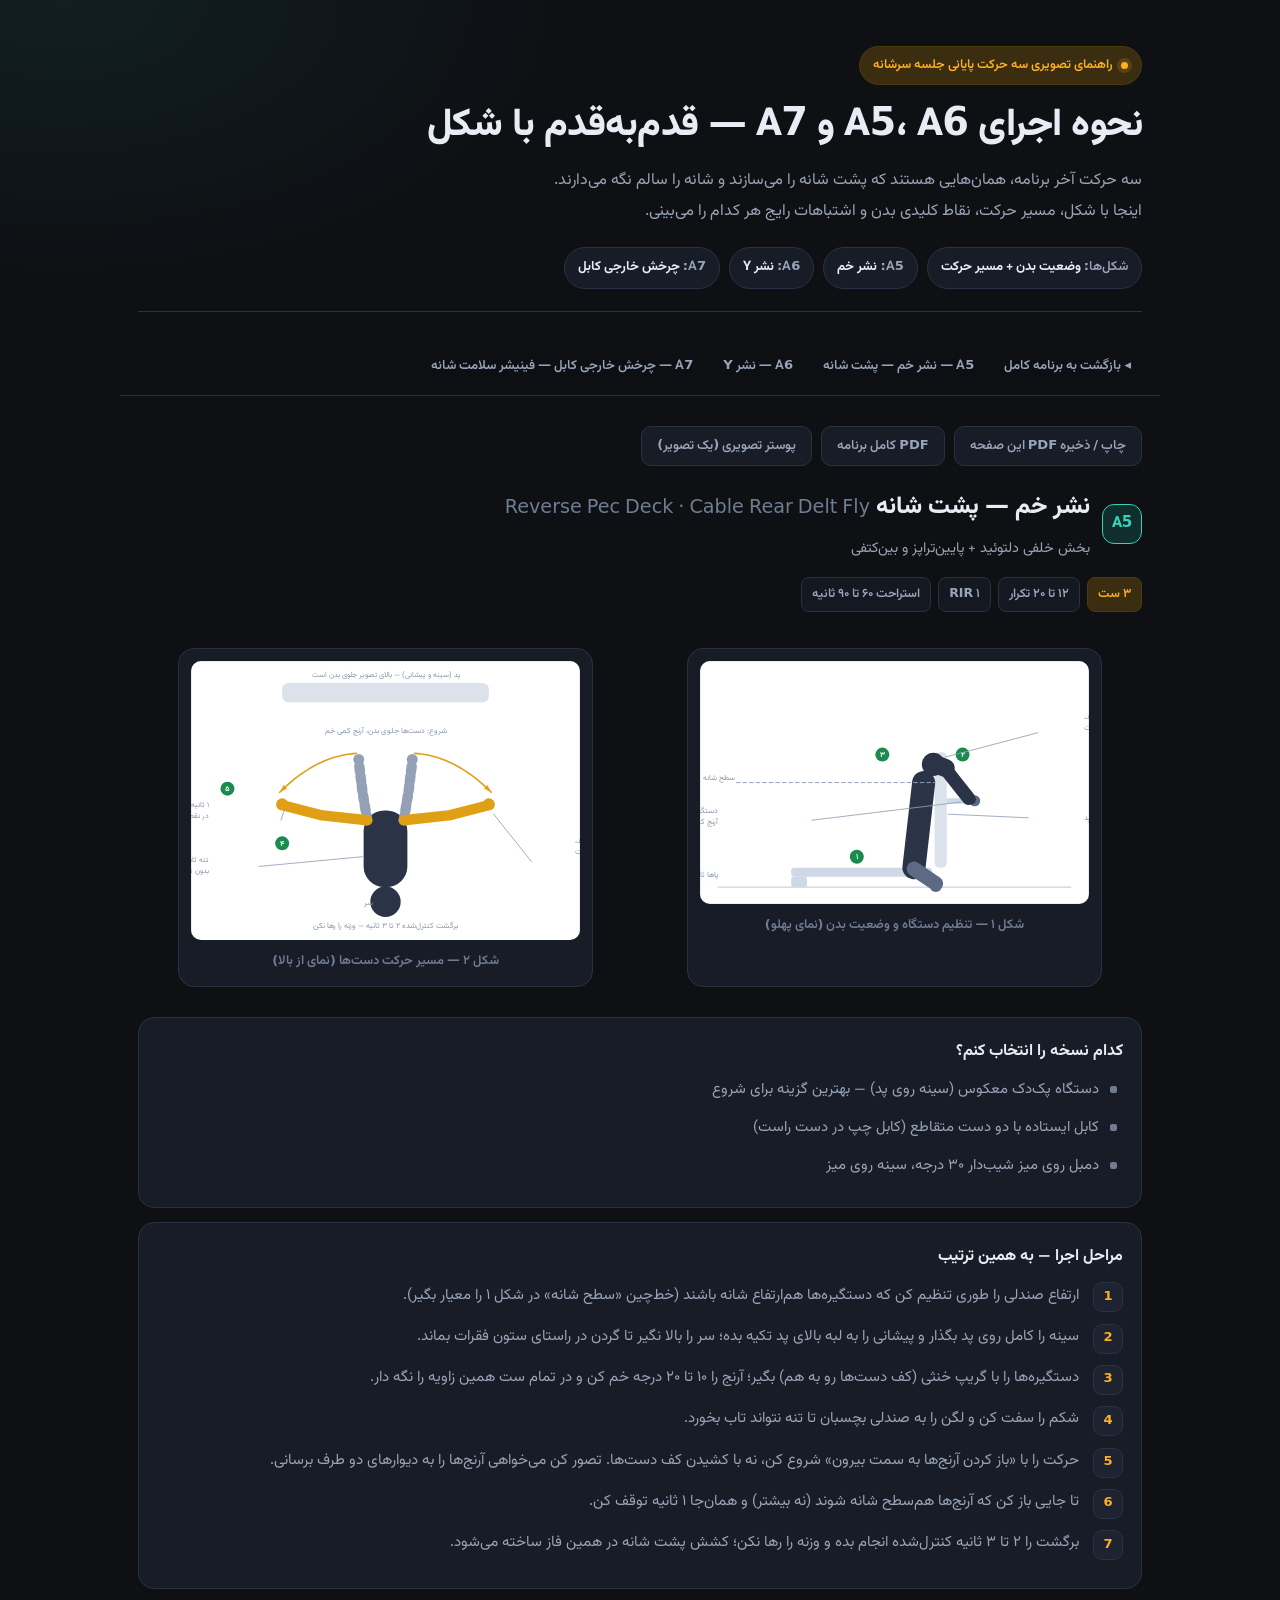
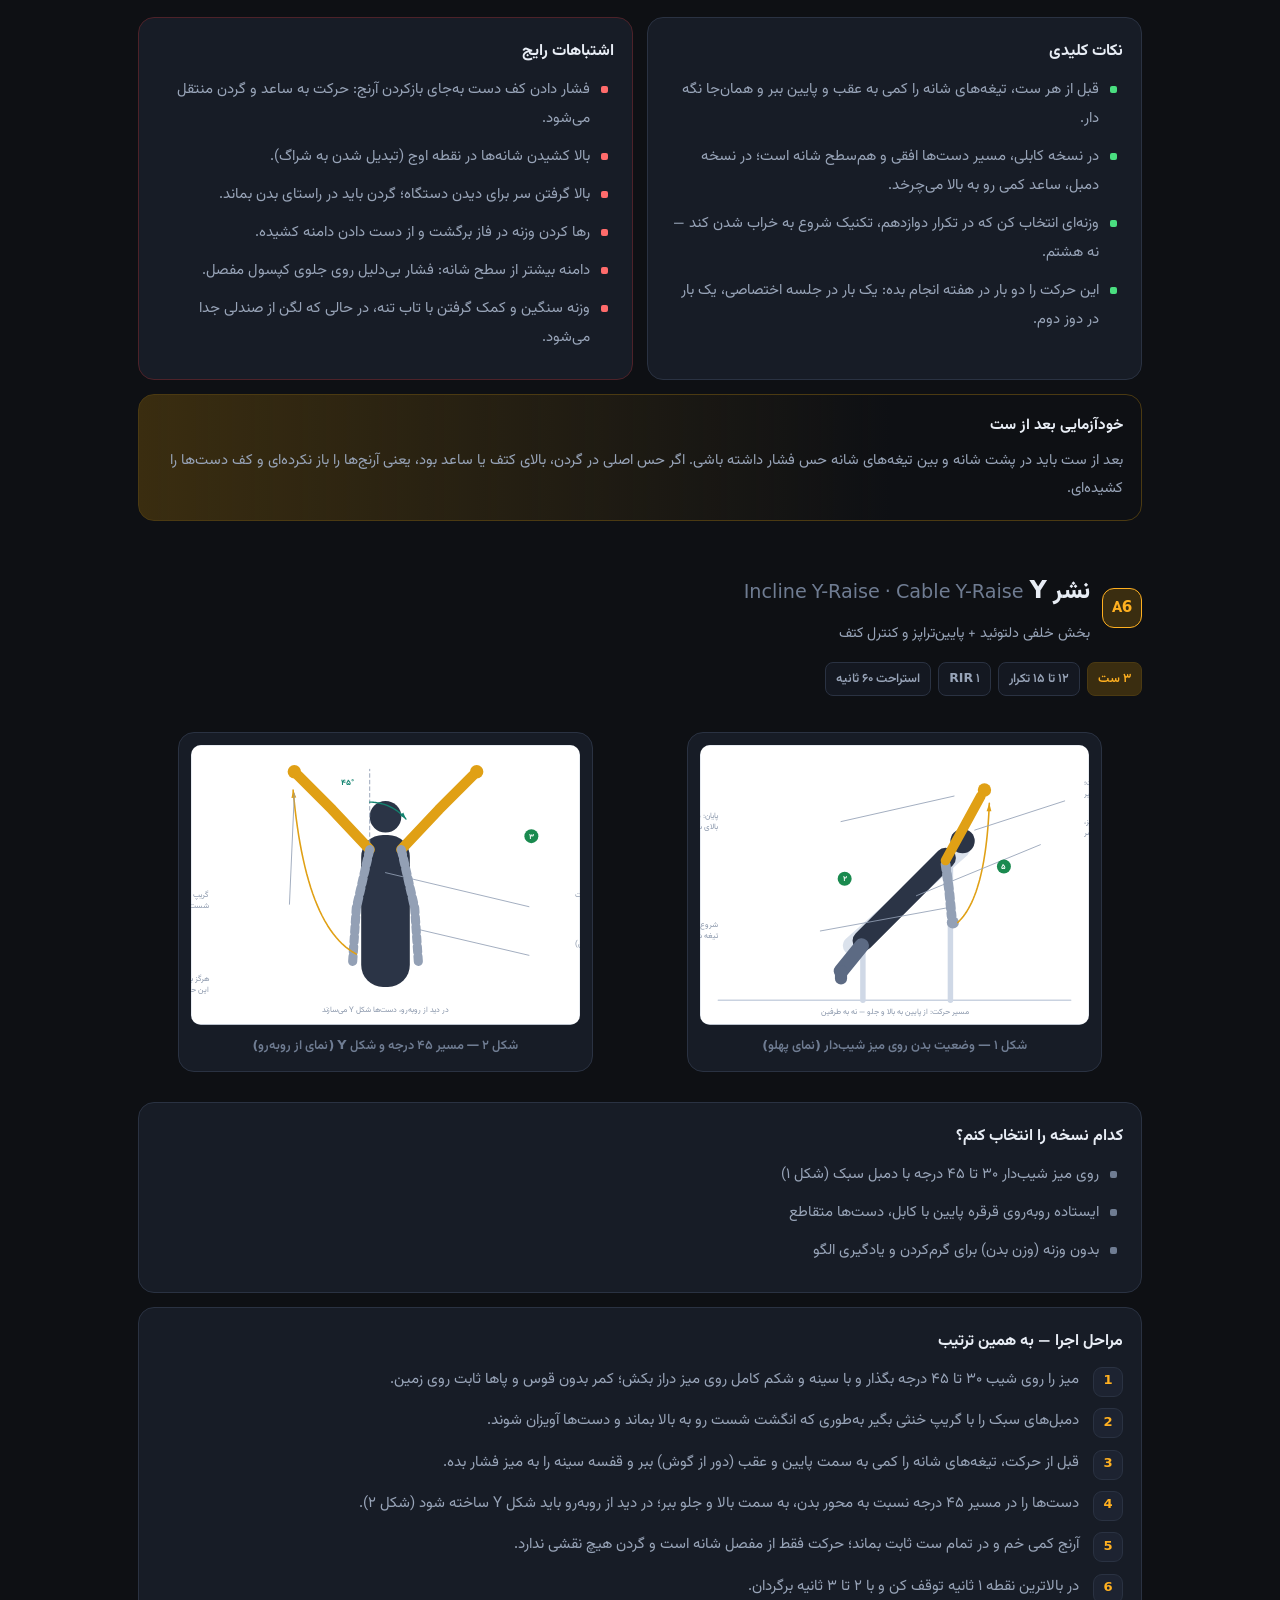
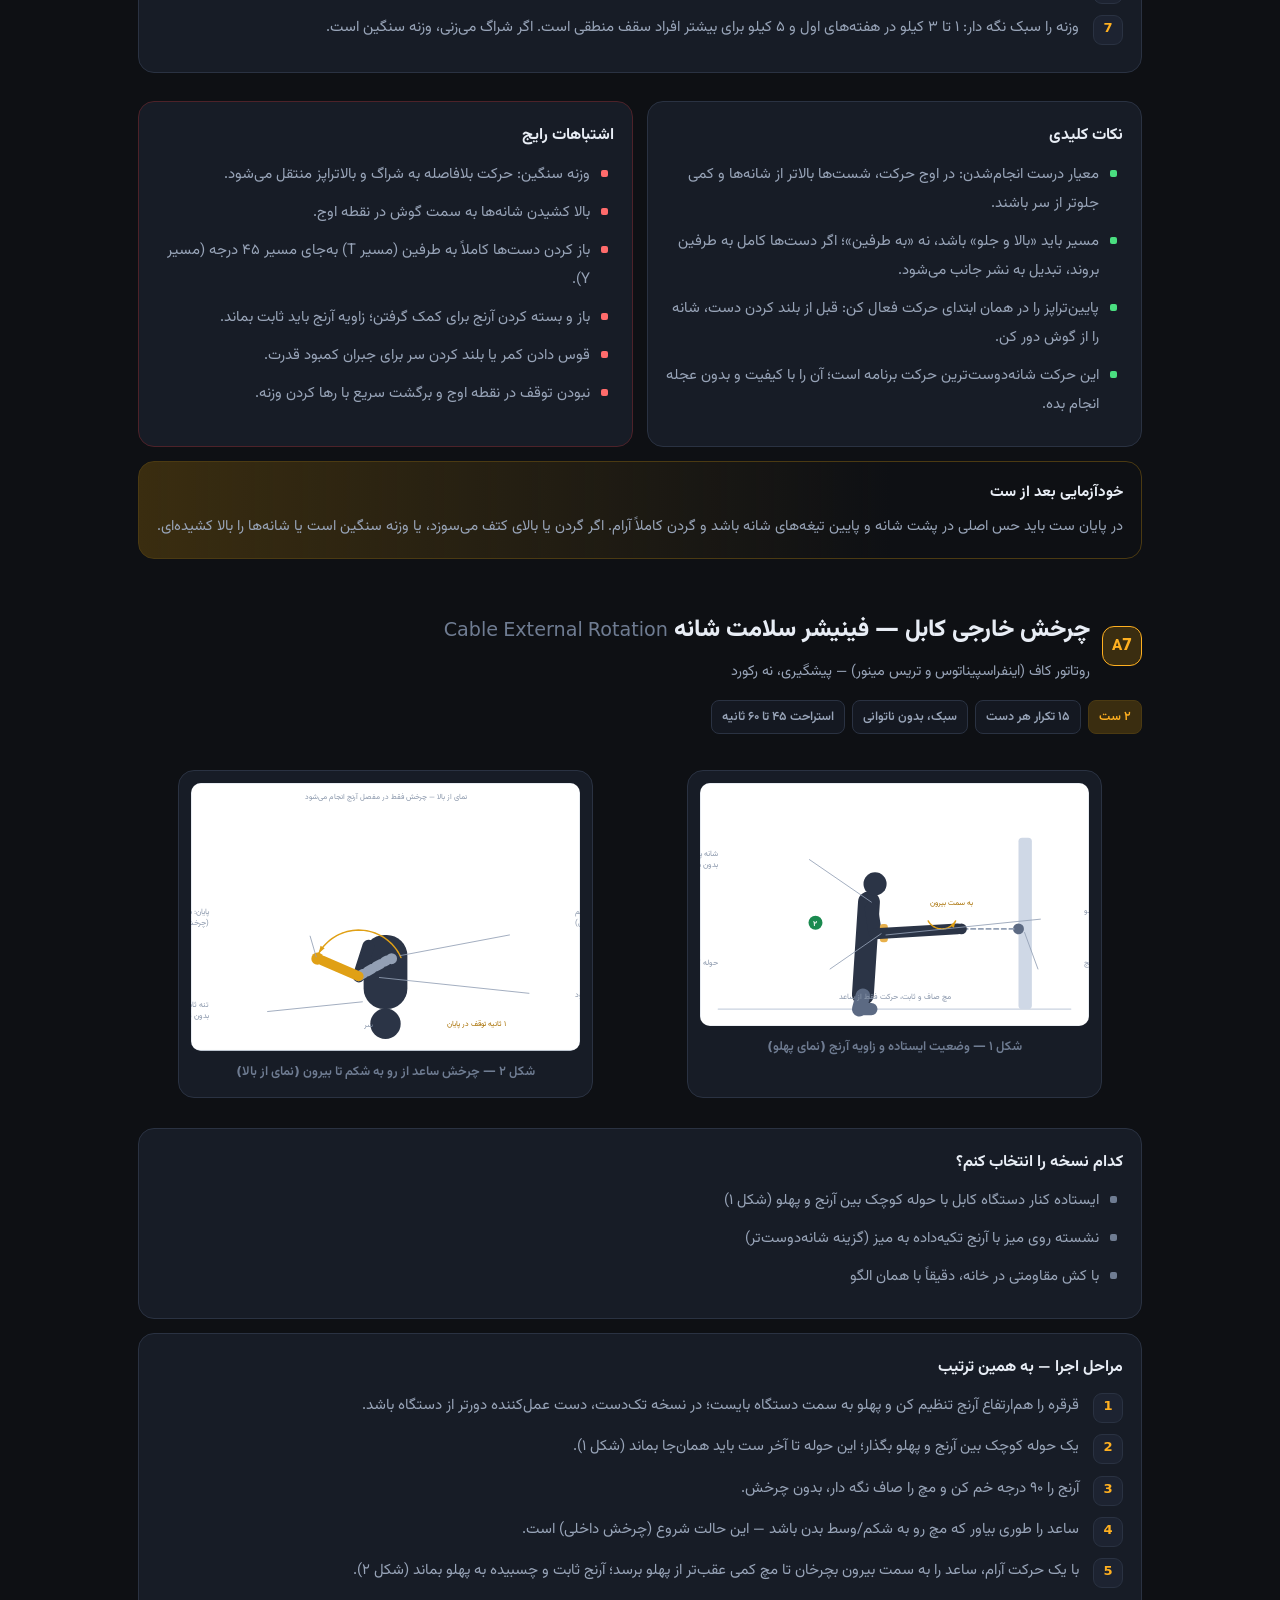
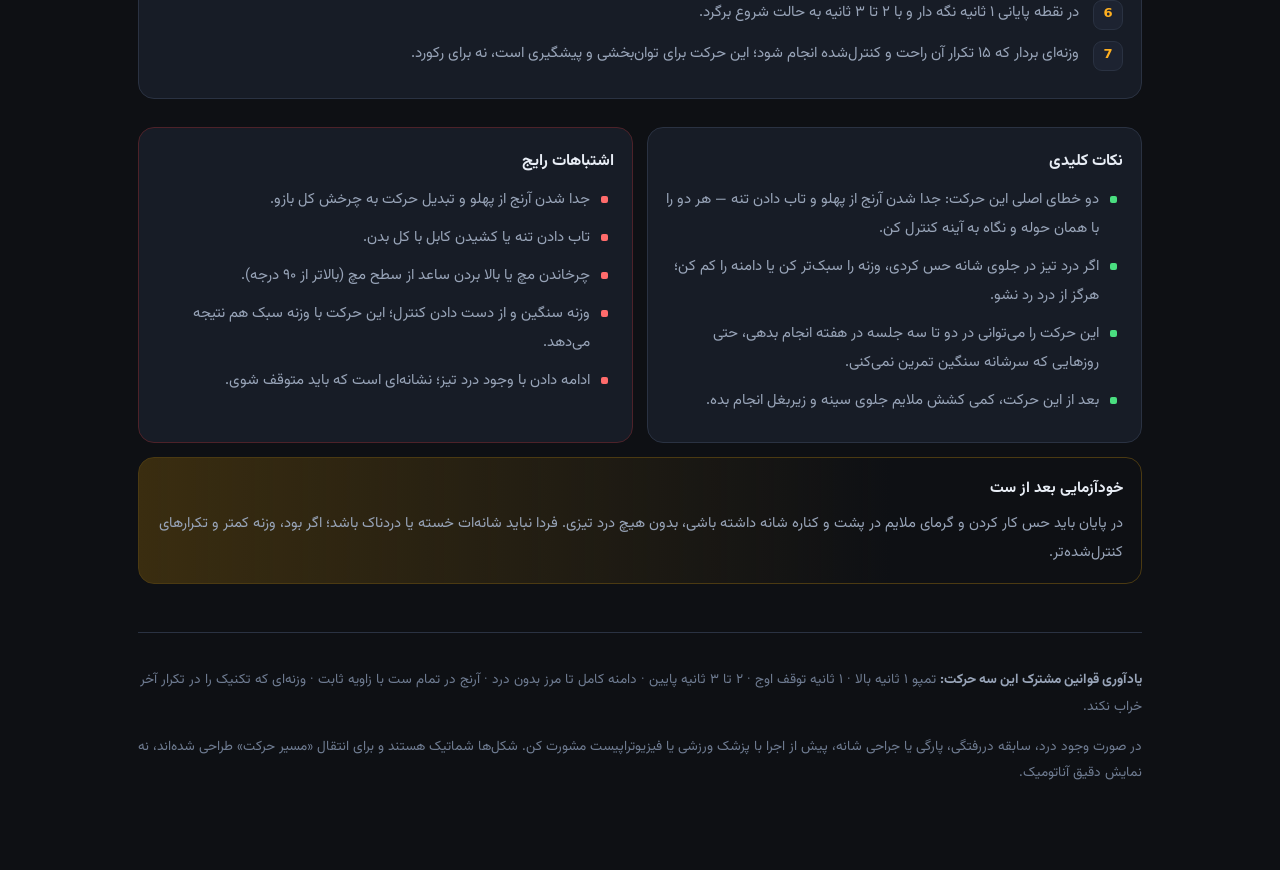
<file: shoulder-program/exercises-a5-a6-a7.html>
<!DOCTYPE html>
<html lang="fa" dir="rtl">
<head>
<meta charset="utf-8">
<meta name="viewport" content="width=device-width, initial-scale=1">
<title>راهنمای تصویری A5، A6 و A7 | برنامه سرشانه</title>
<meta name="description" content="آموزش تصویری نحوه اجرای نشر خم پشت شانه، نشر Y و چرخش خارجی کابل — با شکل، مراحل اجرا و اشتباهات رایج.">
<style>
@font-face{font-family:'Vazirmatn';font-style:normal;font-weight:400;font-display:swap;src:url('fonts/vazirmatn-arabic-400-normal.woff2') format('woff2');}
@font-face{font-family:'Vazirmatn';font-style:normal;font-weight:500;font-display:swap;src:url('fonts/vazirmatn-arabic-500-normal.woff2') format('woff2');}
@font-face{font-family:'Vazirmatn';font-style:normal;font-weight:600;font-display:swap;src:url('fonts/vazirmatn-arabic-600-normal.woff2') format('woff2');}
@font-face{font-family:'Vazirmatn';font-style:normal;font-weight:700;font-display:swap;src:url('fonts/vazirmatn-arabic-700-normal.woff2') format('woff2');}
@font-face{font-family:'Vazirmatn';font-style:normal;font-weight:800;font-display:swap;src:url('fonts/vazirmatn-arabic-800-normal.woff2') format('woff2');}
@font-face{font-family:'Vazirmatn';font-style:normal;font-weight:400;font-display:swap;src:url('fonts/vazirmatn-latin-400-normal.woff2') format('woff2');}
@font-face{font-family:'Vazirmatn';font-style:normal;font-weight:700;font-display:swap;src:url('fonts/vazirmatn-latin-700-normal.woff2') format('woff2');}
:root{--bg:#0e1014;--bg2:#141821;--card:#171c26;--card2:#1d2331;--line:#2a3242;--txt:#e8edf5;
--dim:#98a4b8;--dim2:#6f7c92;--amber:#ffb020;--amber-soft:#3a2d10;--teal:#3ad0b8;--teal-soft:#0f2e2c;
--rose:#ff6b6b;--rose-soft:#3a1a1f;--blue:#5aa9ff;--blue-soft:#132539;--ok:#4ade80;--ok-soft:#12301f;
--font:'Vazirmatn',system-ui,-apple-system,'Segoe UI',Tahoma,sans-serif}
*{box-sizing:border-box}
html{scroll-behavior:smooth}
body{margin:0;background:radial-gradient(1100px 600px at 85% -10%,rgba(255,176,32,.10),transparent 60%),
radial-gradient(900px 500px at 5% 0%,rgba(58,208,184,.08),transparent 55%),var(--bg);
color:var(--txt);font-family:var(--font);font-size:16px;line-height:1.95;-webkit-font-smoothing:antialiased}
.wrap{max-width:1040px;margin:0 auto;padding:0 18px 70px}
a{color:var(--amber)}
header.hero{padding:46px 0 22px;border-bottom:1px solid var(--line);margin-bottom:26px}
.kicker{display:inline-flex;align-items:center;gap:8px;font-size:.8rem;font-weight:600;color:var(--amber);
background:var(--amber-soft);border:1px solid #4b3a12;padding:6px 13px;border-radius:999px;margin-bottom:16px}
.dot{width:7px;height:7px;border-radius:50%;background:var(--amber);box-shadow:0 0 0 4px rgba(255,176,32,.16)}
h1{font-size:clamp(1.55rem,4.6vw,2.4rem);line-height:1.35;margin:0 0 12px;font-weight:800;letter-spacing:-.5px}
.sub{color:var(--dim);max-width:66ch;margin:0}
.chips{display:flex;flex-wrap:wrap;gap:9px;margin-top:20px}
.chip{font-size:.82rem;font-weight:600;color:var(--dim);background:var(--card);border:1px solid var(--line);padding:7px 13px;border-radius:999px}
.chip b{color:var(--txt)}
nav.toc{position:sticky;top:0;z-index:30;background:rgba(14,16,20,.86);backdrop-filter:blur(12px);
border-bottom:1px solid var(--line);margin:0 -18px 30px;padding:10px 18px;overflow-x:auto}
nav.toc ul{display:flex;gap:8px;list-style:none;margin:0;padding:0;white-space:nowrap}
nav.toc a{font-size:.82rem;font-weight:600;color:var(--dim);text-decoration:none;padding:6px 11px;border-radius:9px;display:inline-block}
nav.toc a:hover{color:var(--txt);background:var(--card2)}
section{margin-bottom:48px;scroll-margin-top:66px}
.sec-h{display:flex;align-items:center;gap:12px;margin:0 0 8px}
.sec-n{flex:0 0 auto;width:40px;height:40px;border-radius:12px;display:grid;place-items:center;
background:var(--card2);border:1px solid var(--line);font-weight:800;font-size:.95rem}
h2{font-size:clamp(1.15rem,3.2vw,1.5rem);margin:0;font-weight:800}
h3{font-size:1rem;margin:0 0 8px;font-weight:700}
.en{font-weight:500;font-size:.8em;color:var(--dim2);direction:ltr;display:inline-block}
.role{color:var(--dim);font-size:.9rem;margin:4px 0 0}
.specs{display:flex;flex-wrap:wrap;gap:7px;margin:14px 0 0}
.sp{font-size:.78rem;font-weight:600;background:var(--bg2);border:1px solid var(--line);color:var(--dim);padding:4px 10px;border-radius:8px}
.sp.key{color:var(--amber);border-color:#4b3a12;background:var(--amber-soft)}
.figgrid{display:grid;gap:14px;margin:20px 0 6px}
@media(min-width:820px){.figgrid{grid-template-columns:1fr 1fr}}
.plate{background:var(--card);border:1px solid var(--line);border-radius:16px;padding:12px}
.plate svg{width:100%;height:auto;display:block;border-radius:10px}
.plate figcaption{font-size:.8rem;color:var(--dim2);margin-top:9px;text-align:center;font-weight:600}
.card{background:var(--card);border:1px solid var(--line);border-radius:16px;padding:18px;margin-top:14px}
ol.steps{margin:0;padding:0;list-style:none;counter-reset:s}
ol.steps li{position:relative;padding-right:44px;margin-bottom:12px;font-size:.94rem;color:var(--dim);counter-increment:s}
ol.steps li::before{content:counter(s);position:absolute;right:0;top:.15em;width:28px;height:28px;
border-radius:9px;display:grid;place-items:center;background:var(--card2);border:1px solid var(--line);
color:var(--amber);font-weight:800;font-size:.82rem}
ol.steps li b{color:var(--txt)}
ul.clean{list-style:none;padding:0;margin:0}
ul.clean li{position:relative;padding-right:24px;margin-bottom:9px;font-size:.93rem;color:var(--dim)}
ul.clean li::before{content:"";position:absolute;right:6px;top:.72em;width:7px;height:7px;border-radius:2px;background:var(--dim2)}
ul.do li::before{background:var(--ok)}
ul.dont li::before{background:var(--rose)}
ul.clean li b{color:var(--txt)}
.callout{border-radius:16px;padding:16px 18px;border:1px solid var(--line);background:var(--card);margin-top:14px}
.callout.amber{border-color:#4b3a12;background:linear-gradient(90deg,var(--amber-soft),transparent 75%)}
.callout.teal{border-color:#14453f;background:linear-gradient(90deg,var(--teal-soft),transparent 75%)}
.callout.rose{border-color:#4d2229;background:linear-gradient(90deg,var(--rose-soft),transparent 75%)}
.callout h3{font-size:.95rem;margin-bottom:6px}
.callout p{margin:0;color:var(--dim);font-size:.92rem}
.two{display:grid;gap:14px;margin-top:14px}
@media(min-width:820px){.two{grid-template-columns:1fr 1fr}}
footer{border-top:1px solid var(--line);padding-top:20px;color:var(--dim2);font-size:.85rem}
.toolbar{display:flex;gap:9px;flex-wrap:wrap;margin:0 0 18px}
.toolbar button{background:var(--card);border:1px solid var(--line);color:var(--dim);font-family:var(--font);
font-size:.82rem;font-weight:600;padding:9px 15px;border-radius:10px;cursor:pointer}
.toolbar button:hover{color:var(--txt)}
@media print{
 :root{--bg:#fff;--card:#fff;--card2:#f4f6fa;--line:#ccd3de;--txt:#11151c;--dim:#3c4655;--dim2:#5b6675;
 --amber:#9a6200;--amber-soft:#fdf4e3;--teal:#0c6f60;--teal-soft:#e9f7f4;--rose:#a83535;--rose-soft:#fdeeee}
 body{background:#fff;font-size:11pt}
 nav.toc,.toolbar{display:none!important}
 section{break-inside:avoid-page}
 .plate,.card,.callout{break-inside:avoid}
}
</style>
</head>
<body>
<div class="wrap">
<header class="hero">
  <span class="kicker"><span class="dot"></span> راهنمای تصویری سه حرکت پایانی جلسه سرشانه</span>
  <h1>نحوه اجرای A5، A6 و A7 — قدم‌به‌قدم با شکل</h1>
  <p class="sub">سه حرکت آخر برنامه، همان‌هایی هستند که پشت شانه را می‌سازند و شانه را سالم نگه می‌دارند.
  اینجا با شکل، مسیر حرکت، نقاط کلیدی بدن و اشتباهات رایج هر کدام را می‌بینی.</p>
  <div class="chips">
    <span class="chip">شکل‌ها: <b>وضعیت بدن + مسیر حرکت</b></span>
    <span class="chip">A5: <b>نشر خم</b></span>
    <span class="chip">A6: <b>نشر Y</b></span>
    <span class="chip">A7: <b>چرخش خارجی کابل</b></span>
  </div>
</header>

<nav class="toc"><ul>
  <li><a href="index.html">◂ بازگشت به برنامه کامل</a></li>
  <li><a href="#A5">A5 — نشر خم — پشت شانه</a></li>
<li><a href="#A6">A6 — نشر Y</a></li>
<li><a href="#A7">A7 — چرخش خارجی کابل — فینیشر سلامت شانه</a></li>
</ul></nav>

<div class="toolbar">
  <button type="button" onclick="window.print()">چاپ / ذخیره PDF این صفحه</button>
  <a href="shoulder-program.pdf" style="text-decoration:none"><button type="button">PDF کامل برنامه</button></a>
  <a href="poster-a5-a6-a7.png" style="text-decoration:none"><button type="button">پوستر تصویری (یک تصویر)</button></a>
</div>


<section id="A5">
  <div class="sec-h">
    <span class="sec-n" style="color:var(--teal);background:var(--teal-soft);border-color:var(--teal)33">A5</span>
    <div>
      <h2>نشر خم — پشت شانه <span class="en">Reverse Pec Deck · Cable Rear Delt Fly</span></h2>
      <p class="role">بخش خلفی دلتوئید + پایین‌تراپز و بین‌کتفی</p>
    </div>
  </div>
  <div class="specs"><span class="sp key">۳ ست</span>
<span class="sp">۱۲ تا ۲۰ تکرار</span>
<span class="sp">RIR ۱</span>
<span class="sp">استراحت ۶۰ تا ۹۰ ثانیه</span></div>

  <div class="figgrid">
<figure class="plate"><svg class="fig" viewBox="0 0 640 400" role="img" aria-label="شکل ۱ — تنظیم دستگاه و وضعیت بدن (نمای پهلو)">
<g font-family="Vazirmatn, Tahoma, sans-serif">
<rect x="0" y="0" width="640" height="400" fill="#ffffff" stroke="#c9d2e0" stroke-width="1.4" rx="14"/>
<line x1="30" y1="372" x2="610" y2="372" stroke="#c9d2e0" stroke-width="2.2" stroke-linecap="round"/>
<rect x="150" y="340" width="232" height="15" fill="#cfd8e6" stroke="none" stroke-width="1.6" rx="5"/>
<rect x="150" y="355" width="26" height="17" fill="#cfd8e6" stroke="none" stroke-width="1.6" rx="4"/>
<rect x="386" y="150" width="20" height="190" fill="#dbe2ec" stroke="none" stroke-width="1.6" rx="8"/>
<rect x="406" y="226" width="42" height="9" fill="#cfd8e6" stroke="none" stroke-width="1.6" rx="3"/>
<circle cx="452" cy="230" r="9" fill="#5c6a83" stroke="none" stroke-width="1.6"/>
<line x1="352" y1="340" x2="368" y2="200" stroke="#2b3446" stroke-width="38" stroke-linecap="round"/>
<circle cx="384" cy="170" r="19" fill="#2b3446" stroke="none" stroke-width="1.6"/>
<polyline points="382,168 404,176" fill="none" stroke="#2b3446" stroke-width="30" stroke-linejoin="round" stroke-linecap="round"/>
<line x1="404" y1="178" x2="442" y2="226" stroke="#2b3446" stroke-width="22" stroke-linecap="round"/>
<circle cx="446" cy="228" r="8" fill="#2b3446" stroke="none" stroke-width="1.6"/>
<line x1="352" y1="342" x2="388" y2="366" stroke="#5c6a83" stroke-width="24" stroke-linecap="round"/>
<line x1="388" y1="366" x2="388" y2="370" stroke="#5c6a83" stroke-width="20" stroke-linecap="round"/>
<line x1="60" y1="200" x2="386" y2="200" stroke="#93a0b5" stroke-width="1.6" stroke-linecap="round" stroke-dasharray="6 4.8"/>
<text x="58" y="196" font-size="12.5" fill="#8a97ab" text-anchor="start" direction="rtl">سطح شانه</text>
<circle cx="258" cy="322" r="11.5" fill="#1a8a4f" stroke="none" stroke-width="1.6"/>
<text x="258" y="326.5" font-size="12.5" fill="#ffffff" text-anchor="middle" direction="rtl" font-weight="700">۱</text>
<circle cx="432" cy="154" r="11.5" fill="#1a8a4f" stroke="none" stroke-width="1.6"/>
<text x="432" y="158.5" font-size="12.5" fill="#ffffff" text-anchor="middle" direction="rtl" font-weight="700">۲</text>
<circle cx="300" cy="154" r="11.5" fill="#1a8a4f" stroke="none" stroke-width="1.6"/>
<text x="300" y="158.5" font-size="12.5" fill="#ffffff" text-anchor="middle" direction="rtl" font-weight="700">۳</text>
<text x="632" y="96" font-size="13" fill="#8a97ab" text-anchor="end" direction="rtl">پیشانی روی لبه بالای پد،</text>
<text x="632" y="114" font-size="13" fill="#8a97ab" text-anchor="end" direction="rtl">گردن در راستای ستون فقرات</text>
<line x1="556" y1="118" x2="404" y2="158" stroke="#93a0b5" stroke-width="1.4" stroke-linecap="round"/>
<text x="632" y="262" font-size="13" fill="#8a97ab" text-anchor="end" direction="rtl">پد سینه: سینه کامل روی پد</text>
<line x1="540" y1="258" x2="408" y2="252" stroke="#93a0b5" stroke-width="1.4" stroke-linecap="round"/>
<text x="30" y="250" font-size="13" fill="#8a97ab" text-anchor="start" direction="rtl">دستگیره هم‌ارتفاع شانه؛</text>
<text x="30" y="268" font-size="13" fill="#8a97ab" text-anchor="start" direction="rtl">آرنج کمی خم و ثابت</text>
<line x1="184" y1="262" x2="430" y2="232" stroke="#93a0b5" stroke-width="1.4" stroke-linecap="round"/>
<text x="30" y="356" font-size="13" fill="#8a97ab" text-anchor="start" direction="rtl">پاها ثابت، شکم سفت</text>
</g></svg><figcaption>شکل ۱ — تنظیم دستگاه و وضعیت بدن (نمای پهلو)</figcaption></figure>
<figure class="plate"><svg class="fig" viewBox="0 0 640 460" role="img" aria-label="شکل ۲ — مسیر حرکت دست‌ها (نمای از بالا)">
<g font-family="Vazirmatn, Tahoma, sans-serif">
<rect x="0" y="0" width="640" height="460" fill="#ffffff" stroke="#c9d2e0" stroke-width="1.4" rx="14"/>
<rect x="150" y="36" width="340" height="32" fill="#dbe2ec" stroke="none" stroke-width="1.6" rx="10"/>
<text x="320" y="26" font-size="12.5" fill="#8a97ab" text-anchor="middle" direction="rtl">پد (سینه و پیشانی) — بالای تصویر جلوی بدن است</text>
<rect x="284" y="246" width="72" height="126" fill="#2b3446" stroke="none" stroke-width="1.6" rx="34"/>
<circle cx="320" cy="396" r="25" fill="#2b3446" stroke="none" stroke-width="1.6"/>
<text x="284" y="402" font-size="12.5" fill="#8a97ab" text-anchor="end" direction="rtl">سر</text>
<polyline points="290,262 282,214 276,166" fill="none" stroke="#93a0b5" stroke-width="17" stroke-linejoin="round" stroke-linecap="round" stroke-dasharray="9 7.2"/>
<polyline points="350,262 358,214 364,166" fill="none" stroke="#93a0b5" stroke-width="17" stroke-linejoin="round" stroke-linecap="round" stroke-dasharray="9 7.2"/>
<circle cx="276" cy="162" r="9" fill="#93a0b5" stroke="none" stroke-width="1.6"/>
<circle cx="364" cy="162" r="9" fill="#93a0b5" stroke="none" stroke-width="1.6"/>
<polyline points="290,262 216,254 154,238" fill="none" stroke="#e0a015" stroke-width="17" stroke-linejoin="round" stroke-linecap="round"/>
<polyline points="350,262 424,254 486,238" fill="none" stroke="#e0a015" stroke-width="17" stroke-linejoin="round" stroke-linecap="round"/>
<circle cx="150" cy="236" r="10" fill="#e0a015" stroke="none" stroke-width="1.6"/>
<circle cx="490" cy="236" r="10" fill="#e0a015" stroke="none" stroke-width="1.6"/>
<polyline points="272,152 267.293,152.357 262.602,152.857 257.926,153.5 253.265,154.286 248.62,155.214 243.99,156.286 239.375,157.5 234.776,158.857 230.191,160.357 225.622,162 221.069,163.786 216.531,165.714 212.008,167.786 207.5,170 203.008,172.357 198.531,174.857 194.069,177.5 189.622,180.286 185.191,183.214 180.776,186.286 176.375,189.5 171.99,192.857 167.62,196.357 163.265,200 158.926,203.786 154.602,207.714 150.293,211.786 146,216" fill="none" stroke="#e0a015" stroke-width="2.6" stroke-linejoin="round" stroke-linecap="round"/>
<polygon points="146,216 152.475,204.039 158.079,209.748" fill="#e0a015" stroke="none" stroke-width="2"/>
<polyline points="368,152 372.707,152.357 377.398,152.857 382.074,153.5 386.735,154.286 391.38,155.214 396.01,156.286 400.625,157.5 405.224,158.857 409.809,160.357 414.378,162 418.931,163.786 423.469,165.714 427.992,167.786 432.5,170 436.992,172.357 441.469,174.857 445.931,177.5 450.378,180.286 454.809,183.214 459.224,186.286 463.625,189.5 468.01,192.857 472.38,196.357 476.735,200 481.074,203.786 485.398,207.714 489.707,211.786 494,216" fill="none" stroke="#e0a015" stroke-width="2.6" stroke-linejoin="round" stroke-linecap="round"/>
<polygon points="494,216 481.921,209.748 487.525,204.039" fill="#e0a015" stroke="none" stroke-width="2"/>
<text x="320" y="118" font-size="13" fill="#8a97ab" text-anchor="middle" direction="rtl">شروع: دست‌ها جلوی بدن، آرنج کمی خم</text>
<text x="632" y="300" font-size="13" fill="#8a97ab" text-anchor="end" direction="rtl">پایان: آرنج‌ها به سمت بیرون باز می‌شوند،</text>
<text x="632" y="318" font-size="13" fill="#8a97ab" text-anchor="end" direction="rtl">نه با فشار کف دست</text>
<line x1="560" y1="330" x2="498" y2="252" stroke="#93a0b5" stroke-width="1.4" stroke-linecap="round"/>
<text x="30" y="240" font-size="12.5" fill="#8a97ab" text-anchor="start" direction="rtl">۱ ثانیه توقف</text>
<text x="30" y="258" font-size="12.5" fill="#8a97ab" text-anchor="start" direction="rtl">در نقطه اوج</text>
<line x1="148" y1="262" x2="154" y2="244" stroke="#93a0b5" stroke-width="1.4" stroke-linecap="round"/>
<text x="320" y="440" font-size="13" fill="#8a97ab" text-anchor="middle" direction="rtl">برگشت کنترل‌شده ۲ تا ۳ ثانیه — وزنه را رها نکن</text>
<text x="30" y="330" font-size="12.5" fill="#8a97ab" text-anchor="start" direction="rtl">تنه ثابت،</text>
<text x="30" y="348" font-size="12.5" fill="#8a97ab" text-anchor="start" direction="rtl">بدون تاب دادن</text>
<line x1="112" y1="338" x2="282" y2="322" stroke="#93a0b5" stroke-width="1.4" stroke-linecap="round"/>
<circle cx="150" cy="300" r="11.5" fill="#1a8a4f" stroke="none" stroke-width="1.6"/>
<text x="150" y="304.5" font-size="12.5" fill="#ffffff" text-anchor="middle" direction="rtl" font-weight="700">۴</text>
<circle cx="60" cy="210" r="11.5" fill="#1a8a4f" stroke="none" stroke-width="1.6"/>
<text x="60" y="214.5" font-size="12.5" fill="#ffffff" text-anchor="middle" direction="rtl" font-weight="700">۵</text>
</g></svg><figcaption>شکل ۲ — مسیر حرکت دست‌ها (نمای از بالا)</figcaption></figure>
  </div>

  <div class="card">
    <h3>کدام نسخه را انتخاب کنم؟</h3>
    <ul class="clean"><li>دستگاه پک‌دک معکوس (سینه روی پد) — بهترین گزینه برای شروع</li>
<li>کابل ایستاده با دو دست متقاطع (کابل چپ در دست راست)</li>
<li>دمبل روی میز شیب‌دار ۳۰ درجه، سینه روی میز</li></ul>
  </div>

  <div class="card">
    <h3>مراحل اجرا — به همین ترتیب</h3>
    <ol class="steps"><li>ارتفاع صندلی را طوری تنظیم کن که دستگیره‌ها هم‌ارتفاع شانه باشند (خط‌چین «سطح شانه» در شکل ۱ را معیار بگیر).</li>
<li>سینه را کامل روی پد بگذار و پیشانی را به لبه بالای پد تکیه بده؛ سر را بالا نگیر تا گردن در راستای ستون فقرات بماند.</li>
<li>دستگیره‌ها را با گریپ خنثی (کف دست‌ها رو به هم) بگیر؛ آرنج را ۱۰ تا ۲۰ درجه خم کن و در تمام ست همین زاویه را نگه دار.</li>
<li>شکم را سفت کن و لگن را به صندلی بچسبان تا تنه نتواند تاب بخورد.</li>
<li>حرکت را با «باز کردن آرنج‌ها به سمت بیرون» شروع کن، نه با کشیدن کف دست‌ها. تصور کن می‌خواهی آرنج‌ها را به دیوارهای دو طرف برسانی.</li>
<li>تا جایی باز کن که آرنج‌ها هم‌سطح شانه شوند (نه بیشتر) و همان‌جا ۱ ثانیه توقف کن.</li>
<li>برگشت را ۲ تا ۳ ثانیه کنترل‌شده انجام بده و وزنه را رها نکن؛ کشش پشت شانه در همین فاز ساخته می‌شود.</li></ol>
  </div>

  <div class="two">
    <div class="card">
      <h3>نکات کلیدی</h3>
      <ul class="clean do"><li>قبل از هر ست، تیغه‌های شانه را کمی به عقب و پایین ببر و همان‌جا نگه دار.</li>
<li>در نسخه کابلی، مسیر دست‌ها افقی و هم‌سطح شانه است؛ در نسخه دمبل، ساعد کمی رو به بالا می‌چرخد.</li>
<li>وزنه‌ای انتخاب کن که در تکرار دوازدهم، تکنیک شروع به خراب شدن کند — نه هشتم.</li>
<li>این حرکت را دو بار در هفته انجام بده: یک بار در جلسه اختصاصی، یک بار در دوز دوم.</li></ul>
    </div>
    <div class="card" style="border-color:#4d2229">
      <h3>اشتباهات رایج</h3>
      <ul class="clean dont"><li>فشار دادن کف دست به‌جای بازکردن آرنج: حرکت به ساعد و گردن منتقل می‌شود.</li>
<li>بالا کشیدن شانه‌ها در نقطه اوج (تبدیل شدن به شراگ).</li>
<li>بالا گرفتن سر برای دیدن دستگاه؛ گردن باید در راستای بدن بماند.</li>
<li>رها کردن وزنه در فاز برگشت و از دست دادن دامنه کشیده.</li>
<li>دامنه بیشتر از سطح شانه: فشار بی‌دلیل روی جلوی کپسول مفصل.</li>
<li>وزنه سنگین و کمک گرفتن با تاب تنه، در حالی که لگن از صندلی جدا می‌شود.</li></ul>
    </div>
  </div>

  <div class="callout amber">
    <h3>خودآزمایی بعد از ست</h3>
    <p>بعد از ست باید در پشت شانه و بین تیغه‌های شانه حس فشار داشته باشی. اگر حس اصلی در گردن، بالای کتف یا ساعد بود، یعنی آرنج‌ها را باز نکرده‌ای و کف دست‌ها را کشیده‌ای.</p>
  </div>
</section>

<section id="A6">
  <div class="sec-h">
    <span class="sec-n" style="color:var(--amber);background:var(--amber-soft);border-color:var(--amber)33">A6</span>
    <div>
      <h2>نشر Y <span class="en">Incline Y-Raise · Cable Y-Raise</span></h2>
      <p class="role">بخش خلفی دلتوئید + پایین‌تراپز و کنترل کتف</p>
    </div>
  </div>
  <div class="specs"><span class="sp key">۳ ست</span>
<span class="sp">۱۲ تا ۱۵ تکرار</span>
<span class="sp">RIR ۱</span>
<span class="sp">استراحت ۶۰ ثانیه</span></div>

  <div class="figgrid">
<figure class="plate"><svg class="fig" viewBox="0 0 640 460" role="img" aria-label="شکل ۱ — وضعیت بدن روی میز شیب‌دار (نمای پهلو)">
<g font-family="Vazirmatn, Tahoma, sans-serif">
<rect x="0" y="0" width="640" height="460" fill="#ffffff" stroke="#c9d2e0" stroke-width="1.4" rx="14"/>
<line x1="30" y1="420" x2="610" y2="420" stroke="#c9d2e0" stroke-width="2.2" stroke-linecap="round"/>
<polyline points="250,330 430,170" fill="none" stroke="#dbe2ec" stroke-width="30" stroke-linejoin="round" stroke-linecap="round"/>
<line x1="268" y1="336" x2="268" y2="420" stroke="#cfd8e6" stroke-width="9" stroke-linecap="round"/>
<line x1="412" y1="190" x2="412" y2="420" stroke="#cfd8e6" stroke-width="9" stroke-linecap="round"/>
<polyline points="268,322 404,186" fill="none" stroke="#2b3446" stroke-width="34" stroke-linejoin="round" stroke-linecap="round"/>
<circle cx="432" cy="158" r="20" fill="#2b3446" stroke="none" stroke-width="1.6"/>
<polyline points="266,330 232,372" fill="none" stroke="#5c6a83" stroke-width="24" stroke-linejoin="round" stroke-linecap="round"/>
<line x1="232" y1="372" x2="232" y2="384" stroke="#5c6a83" stroke-width="20" stroke-linecap="round"/>
<polyline points="404,196 410,240 414,282" fill="none" stroke="#93a0b5" stroke-width="16" stroke-linejoin="round" stroke-linecap="round" stroke-dasharray="9 7.2"/>
<circle cx="416" cy="292" r="10" fill="#93a0b5" stroke="none" stroke-width="1.6"/>
<polyline points="404,190 438,128 462,84" fill="none" stroke="#e0a015" stroke-width="16" stroke-linejoin="round" stroke-linecap="round"/>
<circle cx="468" cy="74" r="11" fill="#e0a015" stroke="none" stroke-width="1.6"/>
<polyline points="424,292 427.235,288.857 430.367,285.429 433.398,281.714 436.327,277.714 439.153,273.429 441.878,268.857 444.5,264 447.02,258.857 449.439,253.429 451.755,247.714 453.969,241.714 456.082,235.429 458.092,228.857 460,222 461.806,214.857 463.51,207.429 465.112,199.714 466.612,191.714 468.01,183.429 469.306,174.857 470.5,166 471.592,156.857 472.582,147.429 473.469,137.714 474.255,127.714 474.939,117.429 475.52,106.857 476,96" fill="none" stroke="#e0a015" stroke-width="2.6" stroke-linejoin="round" stroke-linecap="round"/>
<polygon points="476,96 479.422,109.164 471.43,108.811" fill="#e0a015" stroke="none" stroke-width="2"/>
<text x="632" y="130" font-size="13" fill="#8a97ab" text-anchor="end" direction="rtl">سینه و شکم کامل روی میز،</text>
<text x="632" y="148" font-size="13" fill="#8a97ab" text-anchor="end" direction="rtl">بدون قوس کمر</text>
<line x1="560" y1="164" x2="356" y2="248" stroke="#93a0b5" stroke-width="1.4" stroke-linecap="round"/>
<text x="632" y="66" font-size="13" fill="#8a97ab" text-anchor="end" direction="rtl">گردن در راستای ستون فقرات؛</text>
<text x="632" y="84" font-size="13" fill="#8a97ab" text-anchor="end" direction="rtl">سر را بالا نگیر</text>
<line x1="600" y1="92" x2="452" y2="140" stroke="#93a0b5" stroke-width="1.4" stroke-linecap="round"/>
<text x="30" y="120" font-size="13" fill="#8a97ab" text-anchor="start" direction="rtl">پایان: دست در مسیر ۴۵ درجه</text>
<text x="30" y="138" font-size="13" fill="#8a97ab" text-anchor="start" direction="rtl">بالای سر (شکل Y)</text>
<line x1="232" y1="126" x2="418" y2="84" stroke="#93a0b5" stroke-width="1.4" stroke-linecap="round"/>
<text x="30" y="300" font-size="13" fill="#8a97ab" text-anchor="start" direction="rtl">شروع: دست آویزان،</text>
<text x="30" y="318" font-size="13" fill="#8a97ab" text-anchor="start" direction="rtl">تیغه شانه پایین و عقب</text>
<line x1="198" y1="306" x2="406" y2="268" stroke="#93a0b5" stroke-width="1.4" stroke-linecap="round"/>
<text x="320" y="442" font-size="13" fill="#8a97ab" text-anchor="middle" direction="rtl">مسیر حرکت: از پایین به بالا و جلو — نه به طرفین</text>
<circle cx="238" cy="220" r="11.5" fill="#1a8a4f" stroke="none" stroke-width="1.6"/>
<text x="238" y="224.5" font-size="12.5" fill="#ffffff" text-anchor="middle" direction="rtl" font-weight="700">۲</text>
<circle cx="500" cy="200" r="11.5" fill="#1a8a4f" stroke="none" stroke-width="1.6"/>
<text x="500" y="204.5" font-size="12.5" fill="#ffffff" text-anchor="middle" direction="rtl" font-weight="700">۵</text>
</g></svg><figcaption>شکل ۱ — وضعیت بدن روی میز شیب‌دار (نمای پهلو)</figcaption></figure>
<figure class="plate"><svg class="fig" viewBox="0 0 640 460" role="img" aria-label="شکل ۲ — مسیر ۴۵ درجه و شکل Y (نمای از روبه‌رو)">
<g font-family="Vazirmatn, Tahoma, sans-serif">
<rect x="0" y="0" width="640" height="460" fill="#ffffff" stroke="#c9d2e0" stroke-width="1.4" rx="14"/>
<rect x="280" y="148" width="80" height="250" fill="#2b3446" stroke="none" stroke-width="1.6" rx="36"/>
<circle cx="320" cy="118" r="26" fill="#2b3446" stroke="none" stroke-width="1.6"/>
<polyline points="294,172 232,106 176,50" fill="none" stroke="#e0a015" stroke-width="17" stroke-linejoin="round" stroke-linecap="round"/>
<polyline points="346,172 408,106 464,50" fill="none" stroke="#e0a015" stroke-width="17" stroke-linejoin="round" stroke-linecap="round"/>
<circle cx="170" cy="44" r="11" fill="#e0a015" stroke="none" stroke-width="1.6"/>
<circle cx="470" cy="44" r="11" fill="#e0a015" stroke="none" stroke-width="1.6"/>
<polyline points="294,172 272,268 266,356" fill="none" stroke="#93a0b5" stroke-width="15" stroke-linejoin="round" stroke-linecap="round" stroke-dasharray="9 7.2"/>
<polyline points="346,172 368,268 374,356" fill="none" stroke="#93a0b5" stroke-width="15" stroke-linejoin="round" stroke-linecap="round" stroke-dasharray="9 7.2"/>
<line x1="294" y1="172" x2="294" y2="40" stroke="#93a0b5" stroke-width="1.5" stroke-linecap="round" stroke-dasharray="6 4.8"/>
<polyline points="294,94 295.891,94.0229 297.78,94.0916 299.667,94.2062 301.551,94.3664 303.431,94.5722 305.305,94.8236 307.172,95.1202 309.032,95.4621 310.882,95.8489 312.723,96.2805 314.553,96.7565 316.371,97.2768 318.175,97.841 319.966,98.4488 321.741,99.0997 323.5,99.7935 325.241,100.53 326.964,101.308 328.668,102.128 330.351,102.989 332.013,103.89 333.653,104.831 335.27,105.812 336.862,106.832 338.429,107.89 339.97,108.986 341.483,110.118 342.969,111.288 344.427,112.492 345.854,113.732 347.251,115.006 348.617,116.313 349.951,117.654 351.251,119.026 352.519,120.429 353.751,121.863" fill="none" stroke="#12836f" stroke-width="2.2" stroke-linejoin="round" stroke-linecap="round"/>
<polygon points="353.751,121.863 343.926,115.804 349.233,111.24" fill="#12836f" stroke="none" stroke-width="2"/>
<text x="258" y="66" font-size="13.5" fill="#12836f" text-anchor="middle" direction="rtl" font-weight="700">۴۵°</text>
<polyline points="272,344 266.082,340.625 260.327,336.786 254.735,332.482 249.306,327.714 244.041,322.482 238.939,316.786 234,310.625 229.224,304 224.612,296.911 220.163,289.357 215.878,281.339 211.755,272.857 207.796,263.911 204,254.5 200.367,244.625 196.898,234.286 193.592,223.482 190.449,212.214 187.469,200.482 184.653,188.286 182,175.625 179.51,162.5 177.184,148.911 175.02,134.857 173.02,120.339 171.184,105.357 169.51,89.9107 168,74" fill="none" stroke="#e0a015" stroke-width="2.6" stroke-linejoin="round" stroke-linecap="round"/>
<polygon points="168,74 173.211,86.5639 165.246,87.3198" fill="#e0a015" stroke="none" stroke-width="2"/>
<text x="320" y="440" font-size="13" fill="#8a97ab" text-anchor="middle" direction="rtl">در دید از روبه‌رو، دست‌ها شکل Y می‌سازند</text>
<text x="632" y="250" font-size="13" fill="#8a97ab" text-anchor="end" direction="rtl">آرنج کمی خم و در کل ست ثابت</text>
<line x1="556" y1="266" x2="320" y2="210" stroke="#93a0b5" stroke-width="1.4" stroke-linecap="round"/>
<text x="632" y="330" font-size="13" fill="#8a97ab" text-anchor="end" direction="rtl">تیغه‌های شانه پایین و عقب (دور از گوش)</text>
<line x1="556" y1="346" x2="368" y2="302" stroke="#93a0b5" stroke-width="1.4" stroke-linecap="round"/>
<text x="30" y="250" font-size="13" fill="#8a97ab" text-anchor="start" direction="rtl">گریپ خنثی،</text>
<text x="30" y="268" font-size="13" fill="#8a97ab" text-anchor="start" direction="rtl">شست رو به بالا</text>
<line x1="162" y1="262" x2="170" y2="80" stroke="#93a0b5" stroke-width="1.4" stroke-linecap="round"/>
<text x="30" y="388" font-size="13" fill="#8a97ab" text-anchor="start" direction="rtl">هرگز با وزنه سنگین؛</text>
<text x="30" y="406" font-size="13" fill="#8a97ab" text-anchor="start" direction="rtl">این حرکت با شراگ اشتباه می‌شود</text>
<circle cx="560" cy="150" r="11.5" fill="#1a8a4f" stroke="none" stroke-width="1.6"/>
<text x="560" y="154.5" font-size="12.5" fill="#ffffff" text-anchor="middle" direction="rtl" font-weight="700">۳</text>
</g></svg><figcaption>شکل ۲ — مسیر ۴۵ درجه و شکل Y (نمای از روبه‌رو)</figcaption></figure>
  </div>

  <div class="card">
    <h3>کدام نسخه را انتخاب کنم؟</h3>
    <ul class="clean"><li>روی میز شیب‌دار ۳۰ تا ۴۵ درجه با دمبل سبک (شکل ۱)</li>
<li>ایستاده روبه‌روی قرقره پایین با کابل، دست‌ها متقاطع</li>
<li>بدون وزنه (وزن بدن) برای گرم‌کردن و یادگیری الگو</li></ul>
  </div>

  <div class="card">
    <h3>مراحل اجرا — به همین ترتیب</h3>
    <ol class="steps"><li>میز را روی شیب ۳۰ تا ۴۵ درجه بگذار و با سینه و شکم کامل روی میز دراز بکش؛ کمر بدون قوس و پاها ثابت روی زمین.</li>
<li>دمبل‌های سبک را با گریپ خنثی بگیر به‌طوری که انگشت شست رو به بالا بماند و دست‌ها آویزان شوند.</li>
<li>قبل از حرکت، تیغه‌های شانه را کمی به سمت پایین و عقب (دور از گوش) ببر و قفسه سینه را به میز فشار بده.</li>
<li>دست‌ها را در مسیر ۴۵ درجه نسبت به محور بدن، به سمت بالا و جلو ببر؛ در دید از روبه‌رو باید شکل Y ساخته شود (شکل ۲).</li>
<li>آرنج کمی خم و در تمام ست ثابت بماند؛ حرکت فقط از مفصل شانه است و گردن هیچ نقشی ندارد.</li>
<li>در بالاترین نقطه ۱ ثانیه توقف کن و با ۲ تا ۳ ثانیه برگردان.</li>
<li>وزنه را سبک نگه دار: ۱ تا ۳ کیلو در هفته‌های اول و ۵ کیلو برای بیشتر افراد سقف منطقی است. اگر شراگ می‌زنی، وزنه سنگین است.</li></ol>
  </div>

  <div class="two">
    <div class="card">
      <h3>نکات کلیدی</h3>
      <ul class="clean do"><li>معیار درست انجام‌شدن: در اوج حرکت، شست‌ها بالاتر از شانه‌ها و کمی جلوتر از سر باشند.</li>
<li>مسیر باید «بالا و جلو» باشد، نه «به طرفین»؛ اگر دست‌ها کامل به طرفین بروند، تبدیل به نشر جانب می‌شود.</li>
<li>پایین‌تراپز را در همان ابتدای حرکت فعال کن: قبل از بلند کردن دست، شانه را از گوش دور کن.</li>
<li>این حرکت شانه‌دوست‌ترین حرکت برنامه است؛ آن را با کیفیت و بدون عجله انجام بده.</li></ul>
    </div>
    <div class="card" style="border-color:#4d2229">
      <h3>اشتباهات رایج</h3>
      <ul class="clean dont"><li>وزنه سنگین: حرکت بلافاصله به شراگ و بالا‌تراپز منتقل می‌شود.</li>
<li>بالا کشیدن شانه‌ها به سمت گوش در نقطه اوج.</li>
<li>باز کردن دست‌ها کاملاً به طرفین (مسیر T) به‌جای مسیر ۴۵ درجه (مسیر Y).</li>
<li>باز و بسته کردن آرنج برای کمک گرفتن؛ زاویه آرنج باید ثابت بماند.</li>
<li>قوس دادن کمر یا بلند کردن سر برای جبران کمبود قدرت.</li>
<li>نبودن توقف در نقطه اوج و برگشت سریع با رها کردن وزنه.</li></ul>
    </div>
  </div>

  <div class="callout amber">
    <h3>خودآزمایی بعد از ست</h3>
    <p>در پایان ست باید حس اصلی در پشت شانه و پایین تیغه‌های شانه باشد و گردن کاملاً آرام. اگر گردن یا بالای کتف می‌سوزد، یا وزنه سنگین است یا شانه‌ها را بالا کشیده‌ای.</p>
  </div>
</section>

<section id="A7">
  <div class="sec-h">
    <span class="sec-n" style="color:var(--amber);background:var(--amber-soft);border-color:var(--amber)33">A7</span>
    <div>
      <h2>چرخش خارجی کابل — فینیشر سلامت شانه <span class="en">Cable External Rotation</span></h2>
      <p class="role">روتاتور کاف (اینفراسپیناتوس و تریس مینور) — پیشگیری، نه رکورد</p>
    </div>
  </div>
  <div class="specs"><span class="sp key">۲ ست</span>
<span class="sp">۱۵ تکرار هر دست</span>
<span class="sp">سبک، بدون ناتوانی</span>
<span class="sp">استراحت ۴۵ تا ۶۰ ثانیه</span></div>

  <div class="figgrid">
<figure class="plate"><svg class="fig" viewBox="0 0 640 400" role="img" aria-label="شکل ۱ — وضعیت ایستاده و زاویه آرنج (نمای پهلو)">
<g font-family="Vazirmatn, Tahoma, sans-serif">
<rect x="0" y="0" width="640" height="400" fill="#ffffff" stroke="#c9d2e0" stroke-width="1.4" rx="14"/>
<line x1="30" y1="372" x2="610" y2="372" stroke="#c9d2e0" stroke-width="2.2" stroke-linecap="round"/>
<rect x="524" y="90" width="22" height="282" fill="#cfd8e6" stroke="none" stroke-width="1.6" rx="6"/>
<circle cx="524" cy="240" r="9" fill="#5c6a83" stroke="none" stroke-width="1.6"/>
<line x1="516" y1="240" x2="430" y2="240" stroke="#93a0b5" stroke-width="3" stroke-linecap="round" stroke-dasharray="7 5.6"/>
<line x1="268" y1="348" x2="278" y2="196" stroke="#2b3446" stroke-width="36" stroke-linecap="round"/>
<circle cx="288" cy="166" r="19" fill="#2b3446" stroke="none" stroke-width="1.6"/>
<line x1="268" y1="350" x2="262" y2="372" stroke="#5c6a83" stroke-width="24" stroke-linecap="round"/>
<line x1="262" y1="372" x2="282" y2="372" stroke="#5c6a83" stroke-width="20" stroke-linecap="round"/>
<line x1="282" y1="206" x2="288" y2="246" stroke="#2b3446" stroke-width="22" stroke-linecap="round"/>
<rect x="296" y="232" width="13" height="30" fill="#e8b04b" stroke="none" stroke-width="1.6" rx="5"/>
<line x1="288" y1="248" x2="424" y2="240" stroke="#2b3446" stroke-width="18" stroke-linecap="round"/>
<circle cx="430" cy="240" r="9" fill="#2b3446" stroke="none" stroke-width="1.6"/>
<polyline points="375.483,227 376.277,228.287 377.145,229.526 378.083,230.712 379.088,231.842 380.158,232.912 381.288,233.917 382.474,234.855 383.713,235.723 385,236.517 386.331,237.234 387.702,237.874 389.107,238.432 390.543,238.908 392.004,239.299 393.485,239.605 394.982,239.824 396.488,239.956 398,240 399.512,239.956 401.018,239.824 402.515,239.605 403.996,239.299 405.457,238.908 406.893,238.432 408.298,237.874 409.669,237.234 411,236.517 412.287,235.723 413.526,234.855 414.712,233.917 415.842,232.912 416.912,231.842 417.917,230.712 418.855,229.526 419.723,228.287 420.517,227" fill="none" stroke="#e0a015" stroke-width="2.4" stroke-linejoin="round" stroke-linecap="round"/>
<polygon points="420.517,227 417.721,238.2 411.763,234.525" fill="#e0a015" stroke="none" stroke-width="2"/>
<text x="414" y="200" font-size="12.5" fill="#a86f00" text-anchor="middle" direction="rtl">به سمت بیرون</text>
<text x="632" y="214" font-size="13" fill="#8a97ab" text-anchor="end" direction="rtl">آرنج ۹۰ درجه، چسبیده به پهلو</text>
<line x1="560" y1="224" x2="306" y2="250" stroke="#93a0b5" stroke-width="1.4" stroke-linecap="round"/>
<text x="632" y="300" font-size="13" fill="#8a97ab" text-anchor="end" direction="rtl">قرقره هم‌ارتفاع آرنج</text>
<line x1="556" y1="306" x2="534" y2="246" stroke="#93a0b5" stroke-width="1.4" stroke-linecap="round"/>
<text x="30" y="120" font-size="13" fill="#8a97ab" text-anchor="start" direction="rtl">شانه پایین و عقب؛</text>
<text x="30" y="138" font-size="13" fill="#8a97ab" text-anchor="start" direction="rtl">بدون بالا کشیدن شانه</text>
<line x1="180" y1="126" x2="282" y2="196" stroke="#93a0b5" stroke-width="1.4" stroke-linecap="round"/>
<text x="30" y="300" font-size="13" fill="#8a97ab" text-anchor="start" direction="rtl">حوله کوچک بین آرنج و پهلو</text>
<line x1="214" y1="306" x2="298" y2="248" stroke="#93a0b5" stroke-width="1.4" stroke-linecap="round"/>
<text x="320" y="356" font-size="13" fill="#8a97ab" text-anchor="middle" direction="rtl">مچ صاف و ثابت، حرکت فقط از ساعد</text>
<circle cx="190" cy="230" r="11.5" fill="#1a8a4f" stroke="none" stroke-width="1.6"/>
<text x="190" y="234.5" font-size="12.5" fill="#ffffff" text-anchor="middle" direction="rtl" font-weight="700">۲</text>
</g></svg><figcaption>شکل ۱ — وضعیت ایستاده و زاویه آرنج (نمای پهلو)</figcaption></figure>
<figure class="plate"><svg class="fig" viewBox="0 0 640 440" role="img" aria-label="شکل ۲ — چرخش ساعد از رو به شکم تا بیرون (نمای از بالا)">
<g font-family="Vazirmatn, Tahoma, sans-serif">
<rect x="0" y="0" width="640" height="440" fill="#ffffff" stroke="#c9d2e0" stroke-width="1.4" rx="14"/>
<circle cx="320" cy="396" r="25" fill="#2b3446" stroke="none" stroke-width="1.6"/>
<text x="284" y="402" font-size="12.5" fill="#8a97ab" text-anchor="end" direction="rtl">سر</text>
<rect x="284" y="250" width="72" height="122" fill="#2b3446" stroke="none" stroke-width="1.6" rx="34"/>
<line x1="292" y1="268" x2="276" y2="318" stroke="#2b3446" stroke-width="20" stroke-linecap="round"/>
<polyline points="276,318 322,292" fill="none" stroke="#93a0b5" stroke-width="16" stroke-linejoin="round" stroke-linecap="round" stroke-dasharray="9 7.2"/>
<circle cx="330" cy="289" r="9" fill="#93a0b5" stroke="none" stroke-width="1.6"/>
<polyline points="276,318 216,292" fill="none" stroke="#e0a015" stroke-width="16" stroke-linejoin="round" stroke-linecap="round"/>
<circle cx="208" cy="289" r="10" fill="#e0a015" stroke="none" stroke-width="1.6"/>
<polyline points="345.429,287.088 343.413,282.907 341.145,278.857 338.634,274.953 335.889,271.21 332.921,267.641 329.74,264.26 326.359,261.079 322.79,258.111 319.047,255.366 315.143,252.855 311.093,250.587 306.912,248.571 302.616,246.813 298.22,245.321 293.742,244.1 289.197,243.155 284.603,242.489 279.978,242.104 275.337,242.003 270.699,242.185 266.08,242.65 261.499,243.396 256.971,244.421 252.515,245.72 248.146,247.288 243.881,249.121 239.736,251.21 235.726,253.548 231.867,256.127 228.172,258.937 224.655,261.967 221.33,265.206 218.209,268.642 215.304,272.262 212.625,276.053 210.182,280" fill="none" stroke="#e0a015" stroke-width="2.4" stroke-linejoin="round" stroke-linecap="round"/>
<polygon points="210.182,280 213.095,267.691 219.898,271.901" fill="#e0a015" stroke="none" stroke-width="2"/>
<text x="632" y="216" font-size="13" fill="#8a97ab" text-anchor="end" direction="rtl">شروع: ساعد رو به شکم</text>
<text x="632" y="234" font-size="13" fill="#8a97ab" text-anchor="end" direction="rtl">(چرخش داخلی)</text>
<line x1="524" y1="250" x2="344" y2="284" stroke="#93a0b5" stroke-width="1.4" stroke-linecap="round"/>
<text x="30" y="216" font-size="13" fill="#8a97ab" text-anchor="start" direction="rtl">پایان: ساعد به سمت بیرون</text>
<text x="30" y="234" font-size="13" fill="#8a97ab" text-anchor="start" direction="rtl">(چرخش خارجی)</text>
<line x1="196" y1="252" x2="206" y2="286" stroke="#93a0b5" stroke-width="1.4" stroke-linecap="round"/>
<text x="320" y="26" font-size="12.5" fill="#8a97ab" text-anchor="middle" direction="rtl">نمای از بالا — چرخش فقط در مفصل آرنج انجام می‌شود</text>
<text x="632" y="352" font-size="13" fill="#8a97ab" text-anchor="end" direction="rtl">آرنج از پهلو جدا نمی‌شود</text>
<line x1="556" y1="346" x2="310" y2="320" stroke="#93a0b5" stroke-width="1.4" stroke-linecap="round"/>
<text x="30" y="368" font-size="13" fill="#8a97ab" text-anchor="start" direction="rtl">تنه ثابت؛</text>
<text x="30" y="386" font-size="13" fill="#8a97ab" text-anchor="start" direction="rtl">بدون تاب دادن</text>
<line x1="126" y1="376" x2="282" y2="360" stroke="#93a0b5" stroke-width="1.4" stroke-linecap="round"/>
<text x="470" y="400" font-size="12.5" fill="#a86f00" text-anchor="middle" direction="rtl">۱ ثانیه توقف در پایان</text>
</g></svg><figcaption>شکل ۲ — چرخش ساعد از رو به شکم تا بیرون (نمای از بالا)</figcaption></figure>
  </div>

  <div class="card">
    <h3>کدام نسخه را انتخاب کنم؟</h3>
    <ul class="clean"><li>ایستاده کنار دستگاه کابل با حوله کوچک بین آرنج و پهلو (شکل ۱)</li>
<li>نشسته روی میز با آرنج تکیه‌داده به میز (گزینه شانه‌دوست‌تر)</li>
<li>با کش مقاومتی در خانه، دقیقاً با همان الگو</li></ul>
  </div>

  <div class="card">
    <h3>مراحل اجرا — به همین ترتیب</h3>
    <ol class="steps"><li>قرقره را هم‌ارتفاع آرنج تنظیم کن و پهلو به سمت دستگاه بایست؛ در نسخه تک‌دست، دست عمل‌کننده دورتر از دستگاه باشد.</li>
<li>یک حوله کوچک بین آرنج و پهلو بگذار؛ این حوله تا آخر ست باید همان‌جا بماند (شکل ۱).</li>
<li>آرنج را ۹۰ درجه خم کن و مچ را صاف نگه دار، بدون چرخش.</li>
<li>ساعد را طوری بیاور که مچ رو به شکم/وسط بدن باشد — این حالت شروع (چرخش داخلی) است.</li>
<li>با یک حرکت آرام، ساعد را به سمت بیرون بچرخان تا مچ کمی عقب‌تر از پهلو برسد؛ آرنج ثابت و چسبیده به پهلو بماند (شکل ۲).</li>
<li>در نقطه پایانی ۱ ثانیه نگه دار و با ۲ تا ۳ ثانیه به حالت شروع برگرد.</li>
<li>وزنه‌ای بردار که ۱۵ تکرار آن راحت و کنترل‌شده انجام شود؛ این حرکت برای توان‌بخشی و پیشگیری است، نه برای رکورد.</li></ol>
  </div>

  <div class="two">
    <div class="card">
      <h3>نکات کلیدی</h3>
      <ul class="clean do"><li>دو خطای اصلی این حرکت: جدا شدن آرنج از پهلو و تاب دادن تنه — هر دو را با همان حوله و نگاه به آینه کنترل کن.</li>
<li>اگر درد تیز در جلوی شانه حس کردی، وزنه را سبک‌تر کن یا دامنه را کم کن؛ هرگز از درد رد نشو.</li>
<li>این حرکت را می‌توانی در دو تا سه جلسه در هفته انجام بدهی، حتی روزهایی که سرشانه سنگین تمرین نمی‌کنی.</li>
<li>بعد از این حرکت، کمی کشش ملایم جلوی سینه و زیربغل انجام بده.</li></ul>
    </div>
    <div class="card" style="border-color:#4d2229">
      <h3>اشتباهات رایج</h3>
      <ul class="clean dont"><li>جدا شدن آرنج از پهلو و تبدیل حرکت به چرخش کل بازو.</li>
<li>تاب دادن تنه یا کشیدن کابل با کل بدن.</li>
<li>چرخاندن مچ یا بالا بردن ساعد از سطح مچ (بالاتر از ۹۰ درجه).</li>
<li>وزنه سنگین و از دست دادن کنترل؛ این حرکت با وزنه سبک هم نتیجه می‌دهد.</li>
<li>ادامه دادن با وجود درد تیز؛ نشانه‌ای است که باید متوقف شوی.</li></ul>
    </div>
  </div>

  <div class="callout amber">
    <h3>خودآزمایی بعد از ست</h3>
    <p>در پایان باید حس کار کردن و گرمای ملایم در پشت و کناره شانه داشته باشی، بدون هیچ درد تیزی. فردا نباید شانه‌ات خسته یا دردناک باشد؛ اگر بود، وزنه کمتر و تکرارهای کنترل‌شده‌تر.</p>
  </div>
</section>

<footer>
  <p><b style="color:var(--dim)">یادآوری قوانین مشترک این سه حرکت:</b>
  تمپو ۱ ثانیه بالا · ۱ ثانیه توقف اوج · ۲ تا ۳ ثانیه پایین · دامنه کامل تا مرز بدون درد ·
  آرنج در تمام ست با زاویه ثابت · وزنه‌ای که تکنیک را در تکرار آخر خراب نکند.</p>
  <p>در صورت وجود درد، سابقه دررفتگی، پارگی یا جراحی شانه، پیش از اجرا با پزشک ورزشی یا فیزیوتراپیست مشورت کن.
  شکل‌ها شماتیک هستند و برای انتقال «مسیر حرکت» طراحی شده‌اند، نه نمایش دقیق آناتومیک.</p>
</footer>
</div>
</body>
</html>
</file>
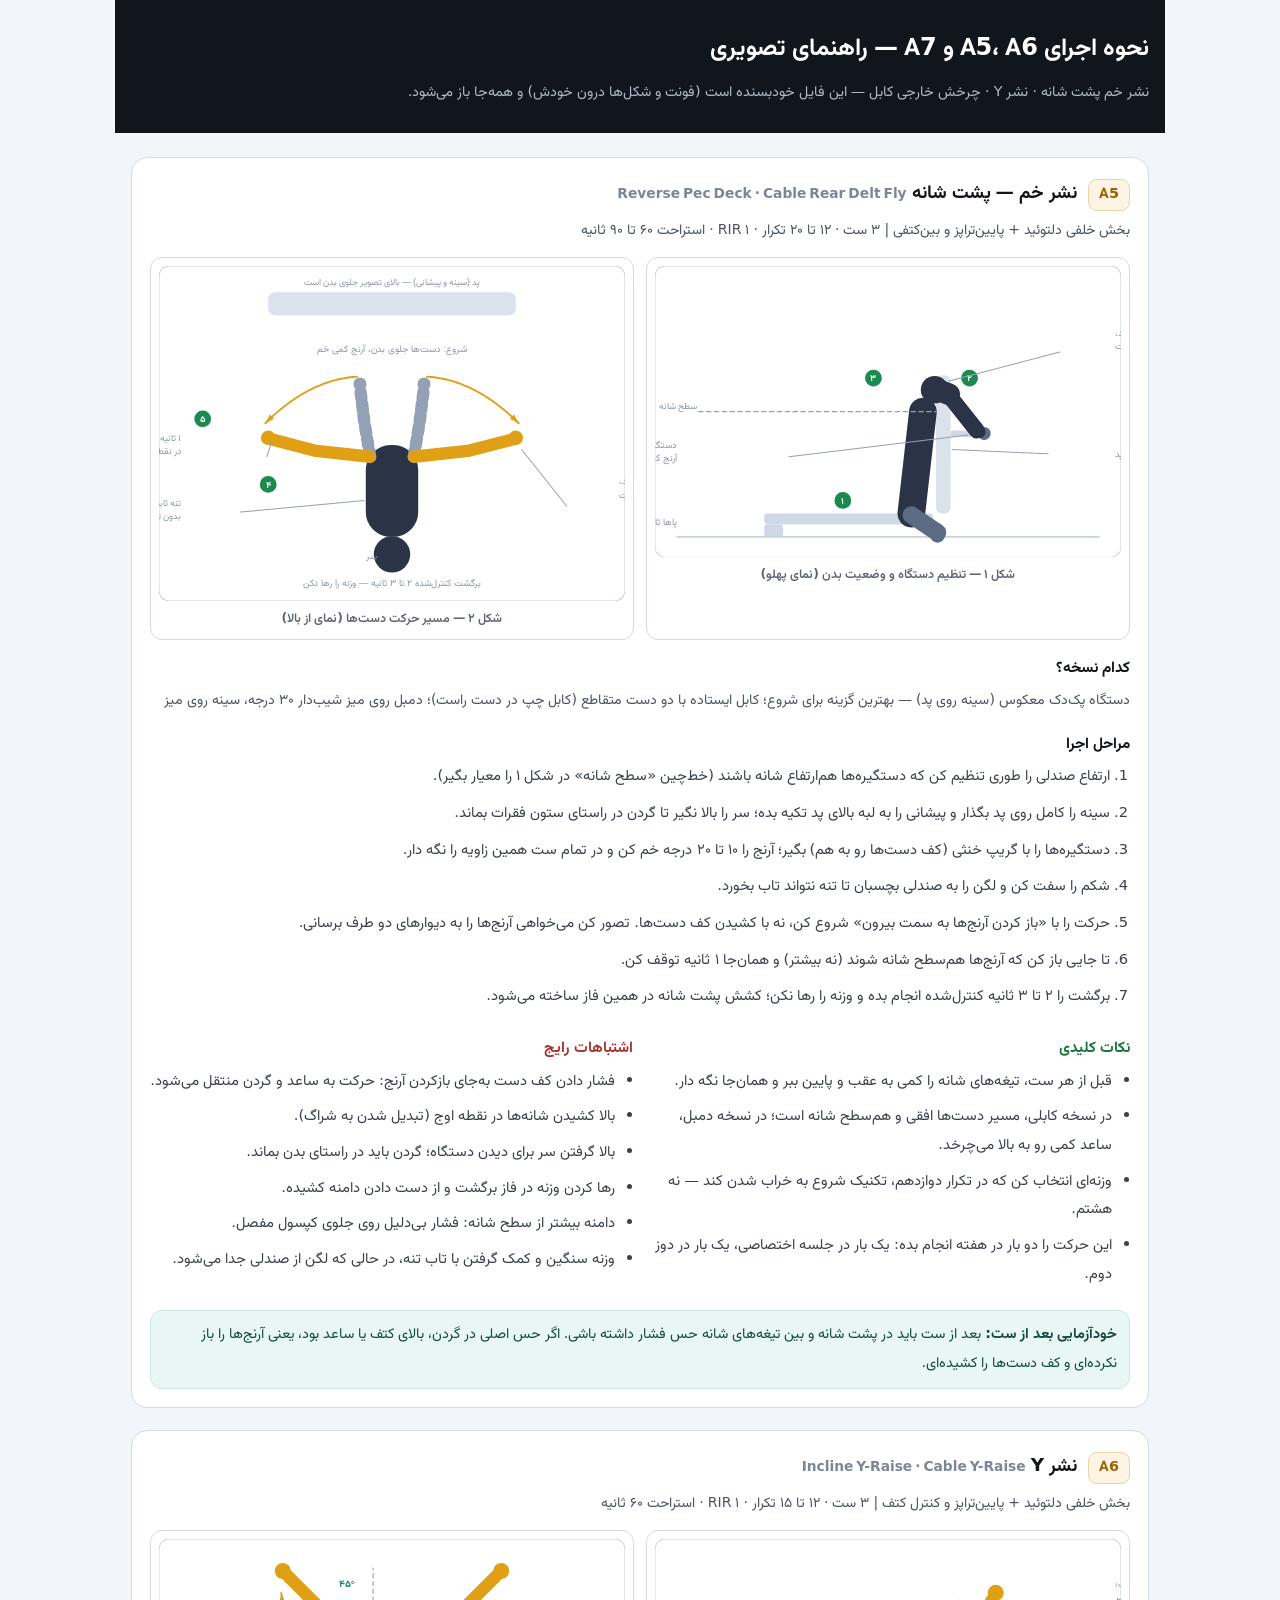
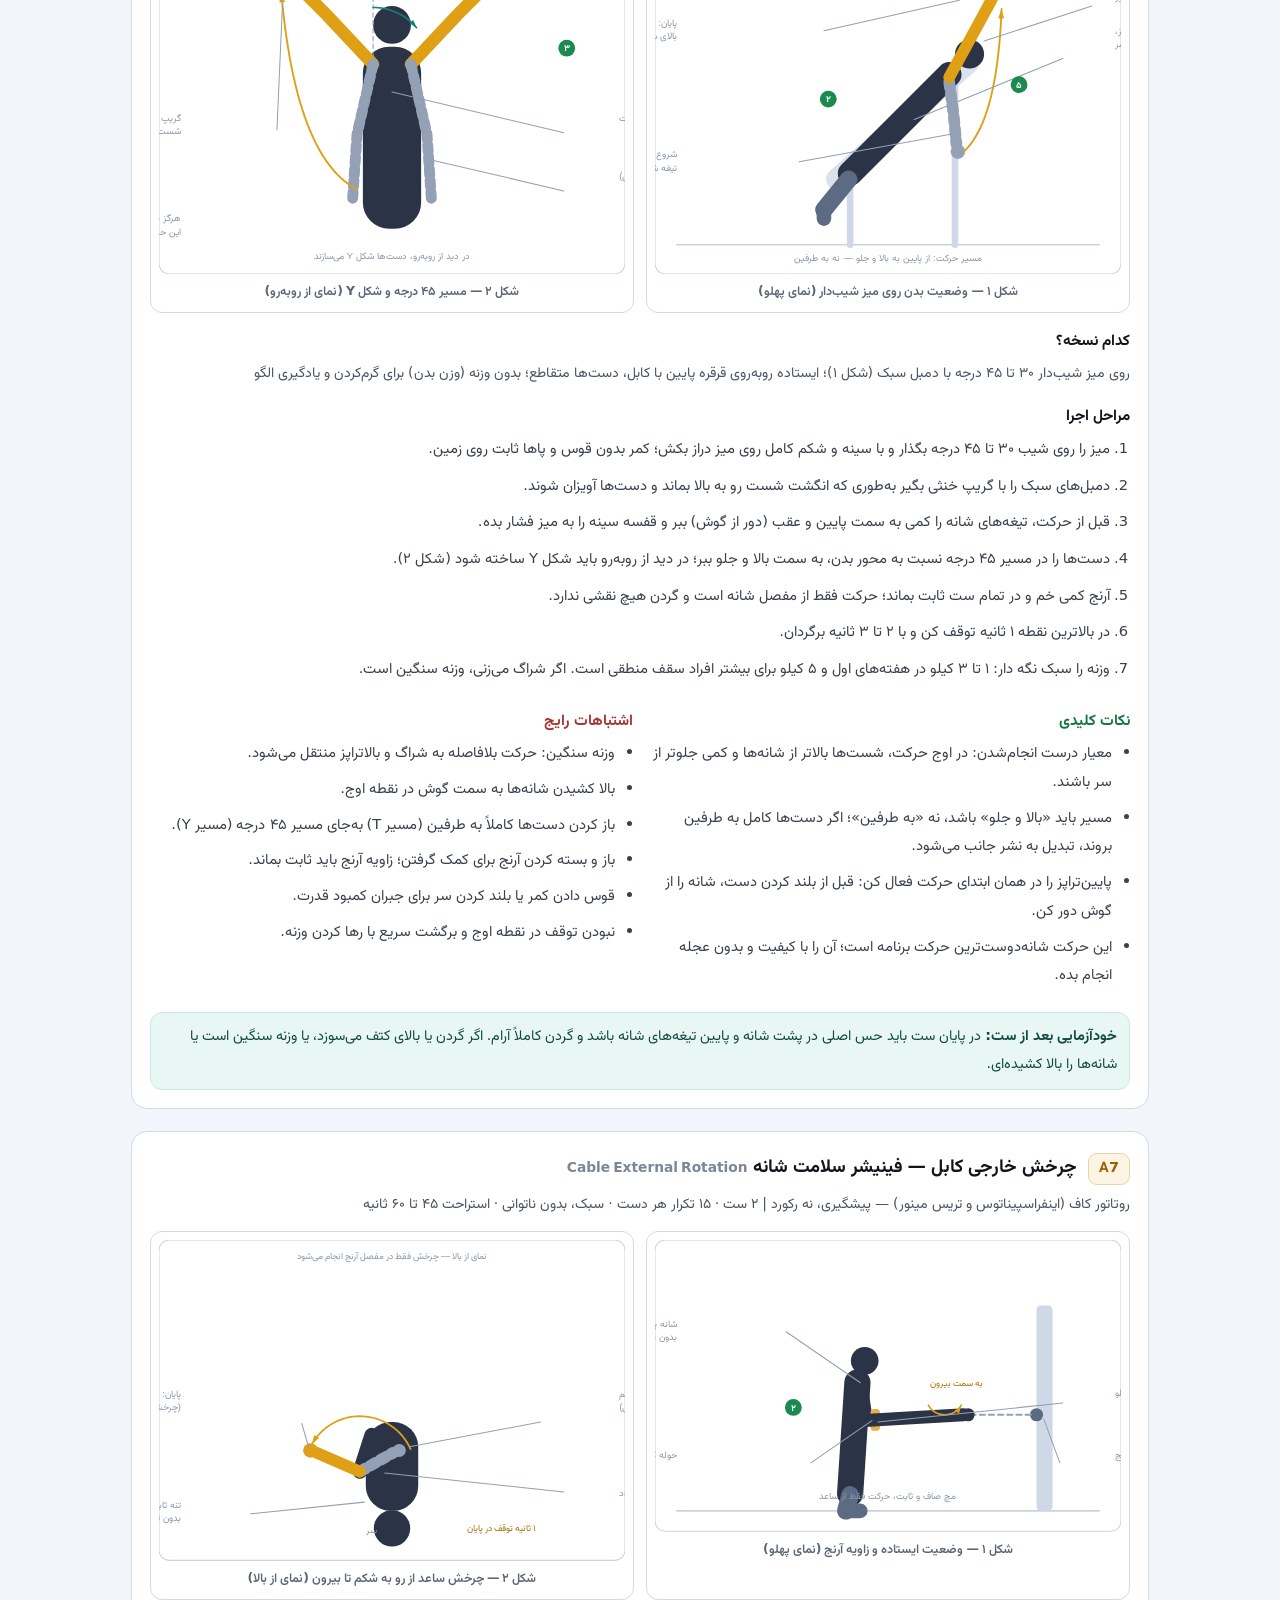
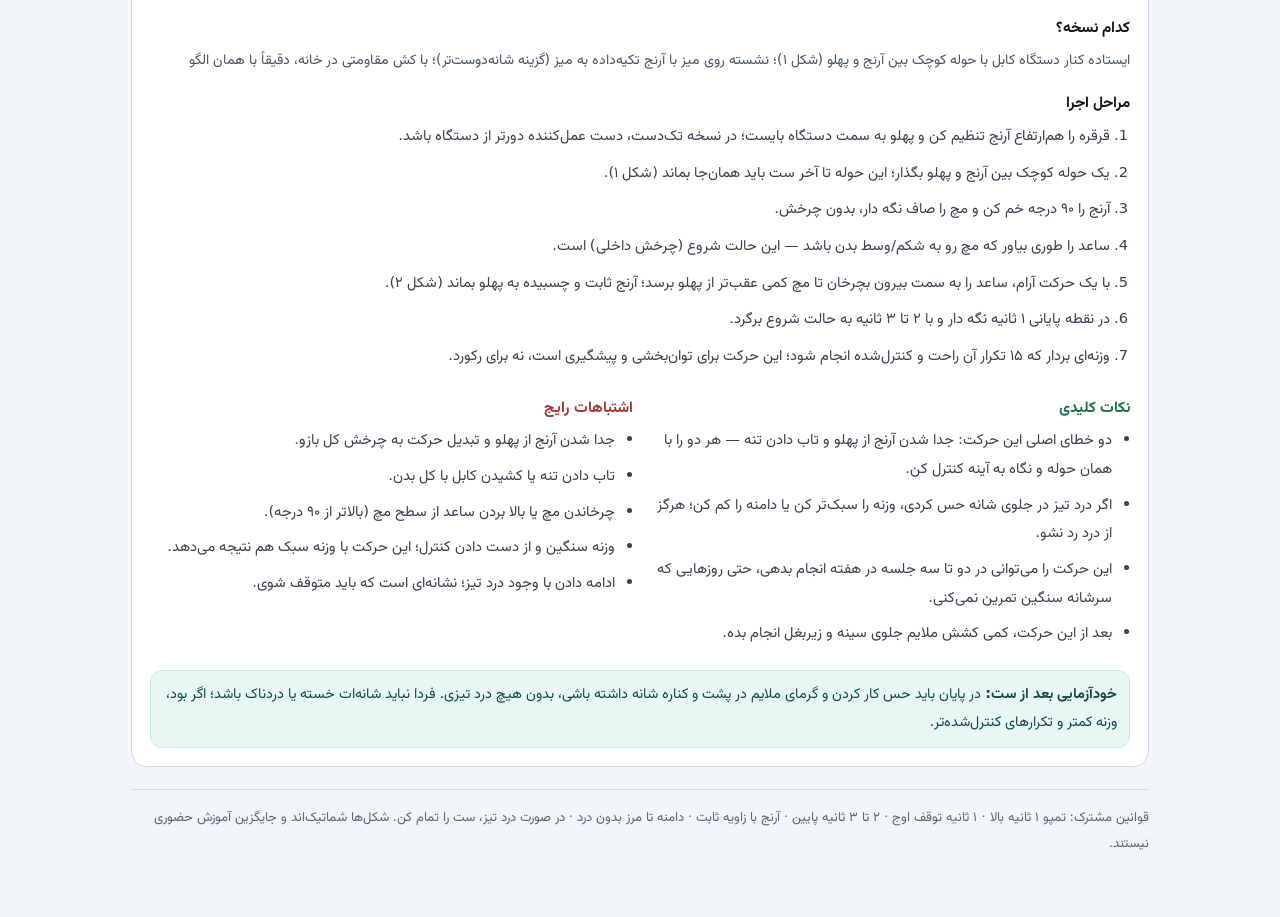
<file: shoulder-program/figures-a5-a6-a7.html>
<!DOCTYPE html>
<html lang="fa" dir="rtl"><head><meta charset="utf-8">
<meta name="viewport" content="width=device-width, initial-scale=1">
<title>راهنمای تصویری A5، A6 و A7 — فایل خودبسنده</title>
<style>
@font-face{font-family:'Vazirmatn';font-style:normal;font-weight:400;font-display:swap;src:url([data-uri]) format('woff2');}
@font-face{font-family:'Vazirmatn';font-style:normal;font-weight:600;font-display:swap;src:url([data-uri]) format('woff2');}
@font-face{font-family:'Vazirmatn';font-style:normal;font-weight:700;font-display:swap;src:url([data-uri]) format('woff2');}
@font-face{font-family:'Vazirmatn';font-style:normal;font-weight:800;font-display:swap;src:url([data-uri]) format('woff2');}
:root{--ink:#11151c;--dim:#4a5464;--line:#d3dae5;--amber:#9a6200;--amberbg:#fdf4e3;
--teal:#0c6f60;--tealbg:#e9f7f4;--rose:#a83535}
*{box-sizing:border-box}
body{margin:0;background:#f2f5f9;color:var(--ink);font-family:'Vazirmatn',system-ui,Tahoma,sans-serif;
line-height:1.95;font-size:16px}
.wrap{max-width:1050px;margin:0 auto;padding:0 16px 60px}
header{background:#11151c;color:#fff;padding:26px 16px;margin:0 -16px 24px}
header h1{margin:0 0 6px;font-size:1.5rem}
header p{margin:0;color:#aeb9c9;font-size:.9rem}
section{background:#fff;border:1px solid var(--line);border-radius:16px;padding:18px;margin-bottom:22px}
h2{font-size:1.15rem;margin:0 0 6px}
.code{display:inline-block;background:var(--amberbg);color:var(--amber);border:1px solid #e8d4a8;
border-radius:9px;padding:1px 10px;margin-left:6px;font-size:.9rem}
.en{font-size:.75em;color:#7b8798;direction:ltr;display:inline-block}
.meta{color:var(--dim);font-size:.88rem;margin:2px 0 12px}
.figs{display:grid;gap:12px;margin:12px 0}
@media(min-width:800px){.figs{grid-template-columns:1fr 1fr}}
.plate{margin:0;border:1px solid var(--line);border-radius:12px;padding:8px;background:#fff}
.plate svg{width:100%;height:auto;display:block;border-radius:8px}
.plate figcaption{font-size:.78rem;color:#5b6675;text-align:center;margin-top:6px;font-weight:600}
.h3{font-weight:700;margin:14px 0 4px;font-size:.95rem}
.h3.ok{color:#187642} .h3.bad{color:var(--rose)}
ol.steps{margin:0;padding-right:20px} ol.steps li{margin-bottom:8px;color:#39404e;font-size:.92rem}
ul{margin:0;padding-right:18px} ul li{margin-bottom:7px;color:#39404e;font-size:.92rem}
.two{display:grid;gap:14px} @media(min-width:800px){.two{grid-template-columns:1fr 1fr}}
.check{background:var(--tealbg);border:1px solid #cbe9e3;border-radius:12px;padding:10px 12px;
font-size:.9rem;color:#124a41;margin:14px 0 0}
footer{color:#5b6675;font-size:.82rem;border-top:1px solid var(--line);padding-top:16px}
</style></head><body>
<div class="wrap">
<header>
  <h1>نحوه اجرای A5، A6 و A7 — راهنمای تصویری</h1>
  <p>نشر خم پشت شانه · نشر Y · چرخش خارجی کابل — این فایل خودبسنده است (فونت و شکل‌ها درون خودش) و همه‌جا باز می‌شود.</p>
</header>

<section>
  <h2><span class="code">A5</span> نشر خم — پشت شانه <span class="en">Reverse Pec Deck · Cable Rear Delt Fly</span></h2>
  <p class="meta">بخش خلفی دلتوئید + پایین‌تراپز و بین‌کتفی | ۳ ست · ۱۲ تا ۲۰ تکرار · RIR ۱ · استراحت ۶۰ تا ۹۰ ثانیه</p>
  <div class="figs"><figure class="plate"><svg class="fig" viewBox="0 0 640 400" role="img" aria-label="شکل ۱ — تنظیم دستگاه و وضعیت بدن (نمای پهلو)">
<g font-family="Vazirmatn, Tahoma, sans-serif">
<rect x="0" y="0" width="640" height="400" fill="#ffffff" stroke="#c9d2e0" stroke-width="1.4" rx="14"/>
<line x1="30" y1="372" x2="610" y2="372" stroke="#c9d2e0" stroke-width="2.2" stroke-linecap="round"/>
<rect x="150" y="340" width="232" height="15" fill="#cfd8e6" stroke="none" stroke-width="1.6" rx="5"/>
<rect x="150" y="355" width="26" height="17" fill="#cfd8e6" stroke="none" stroke-width="1.6" rx="4"/>
<rect x="386" y="150" width="20" height="190" fill="#dbe2ec" stroke="none" stroke-width="1.6" rx="8"/>
<rect x="406" y="226" width="42" height="9" fill="#cfd8e6" stroke="none" stroke-width="1.6" rx="3"/>
<circle cx="452" cy="230" r="9" fill="#5c6a83" stroke="none" stroke-width="1.6"/>
<line x1="352" y1="340" x2="368" y2="200" stroke="#2b3446" stroke-width="38" stroke-linecap="round"/>
<circle cx="384" cy="170" r="19" fill="#2b3446" stroke="none" stroke-width="1.6"/>
<polyline points="382,168 404,176" fill="none" stroke="#2b3446" stroke-width="30" stroke-linejoin="round" stroke-linecap="round"/>
<line x1="404" y1="178" x2="442" y2="226" stroke="#2b3446" stroke-width="22" stroke-linecap="round"/>
<circle cx="446" cy="228" r="8" fill="#2b3446" stroke="none" stroke-width="1.6"/>
<line x1="352" y1="342" x2="388" y2="366" stroke="#5c6a83" stroke-width="24" stroke-linecap="round"/>
<line x1="388" y1="366" x2="388" y2="370" stroke="#5c6a83" stroke-width="20" stroke-linecap="round"/>
<line x1="60" y1="200" x2="386" y2="200" stroke="#93a0b5" stroke-width="1.6" stroke-linecap="round" stroke-dasharray="6 4.8"/>
<text x="58" y="196" font-size="12.5" fill="#8a97ab" text-anchor="start" direction="rtl">سطح شانه</text>
<circle cx="258" cy="322" r="11.5" fill="#1a8a4f" stroke="none" stroke-width="1.6"/>
<text x="258" y="326.5" font-size="12.5" fill="#ffffff" text-anchor="middle" direction="rtl" font-weight="700">۱</text>
<circle cx="432" cy="154" r="11.5" fill="#1a8a4f" stroke="none" stroke-width="1.6"/>
<text x="432" y="158.5" font-size="12.5" fill="#ffffff" text-anchor="middle" direction="rtl" font-weight="700">۲</text>
<circle cx="300" cy="154" r="11.5" fill="#1a8a4f" stroke="none" stroke-width="1.6"/>
<text x="300" y="158.5" font-size="12.5" fill="#ffffff" text-anchor="middle" direction="rtl" font-weight="700">۳</text>
<text x="632" y="96" font-size="13" fill="#8a97ab" text-anchor="end" direction="rtl">پیشانی روی لبه بالای پد،</text>
<text x="632" y="114" font-size="13" fill="#8a97ab" text-anchor="end" direction="rtl">گردن در راستای ستون فقرات</text>
<line x1="556" y1="118" x2="404" y2="158" stroke="#93a0b5" stroke-width="1.4" stroke-linecap="round"/>
<text x="632" y="262" font-size="13" fill="#8a97ab" text-anchor="end" direction="rtl">پد سینه: سینه کامل روی پد</text>
<line x1="540" y1="258" x2="408" y2="252" stroke="#93a0b5" stroke-width="1.4" stroke-linecap="round"/>
<text x="30" y="250" font-size="13" fill="#8a97ab" text-anchor="start" direction="rtl">دستگیره هم‌ارتفاع شانه؛</text>
<text x="30" y="268" font-size="13" fill="#8a97ab" text-anchor="start" direction="rtl">آرنج کمی خم و ثابت</text>
<line x1="184" y1="262" x2="430" y2="232" stroke="#93a0b5" stroke-width="1.4" stroke-linecap="round"/>
<text x="30" y="356" font-size="13" fill="#8a97ab" text-anchor="start" direction="rtl">پاها ثابت، شکم سفت</text>
</g></svg><figcaption>شکل ۱ — تنظیم دستگاه و وضعیت بدن (نمای پهلو)</figcaption></figure>
<figure class="plate"><svg class="fig" viewBox="0 0 640 460" role="img" aria-label="شکل ۲ — مسیر حرکت دست‌ها (نمای از بالا)">
<g font-family="Vazirmatn, Tahoma, sans-serif">
<rect x="0" y="0" width="640" height="460" fill="#ffffff" stroke="#c9d2e0" stroke-width="1.4" rx="14"/>
<rect x="150" y="36" width="340" height="32" fill="#dbe2ec" stroke="none" stroke-width="1.6" rx="10"/>
<text x="320" y="26" font-size="12.5" fill="#8a97ab" text-anchor="middle" direction="rtl">پد (سینه و پیشانی) — بالای تصویر جلوی بدن است</text>
<rect x="284" y="246" width="72" height="126" fill="#2b3446" stroke="none" stroke-width="1.6" rx="34"/>
<circle cx="320" cy="396" r="25" fill="#2b3446" stroke="none" stroke-width="1.6"/>
<text x="284" y="402" font-size="12.5" fill="#8a97ab" text-anchor="end" direction="rtl">سر</text>
<polyline points="290,262 282,214 276,166" fill="none" stroke="#93a0b5" stroke-width="17" stroke-linejoin="round" stroke-linecap="round" stroke-dasharray="9 7.2"/>
<polyline points="350,262 358,214 364,166" fill="none" stroke="#93a0b5" stroke-width="17" stroke-linejoin="round" stroke-linecap="round" stroke-dasharray="9 7.2"/>
<circle cx="276" cy="162" r="9" fill="#93a0b5" stroke="none" stroke-width="1.6"/>
<circle cx="364" cy="162" r="9" fill="#93a0b5" stroke="none" stroke-width="1.6"/>
<polyline points="290,262 216,254 154,238" fill="none" stroke="#e0a015" stroke-width="17" stroke-linejoin="round" stroke-linecap="round"/>
<polyline points="350,262 424,254 486,238" fill="none" stroke="#e0a015" stroke-width="17" stroke-linejoin="round" stroke-linecap="round"/>
<circle cx="150" cy="236" r="10" fill="#e0a015" stroke="none" stroke-width="1.6"/>
<circle cx="490" cy="236" r="10" fill="#e0a015" stroke="none" stroke-width="1.6"/>
<polyline points="272,152 267.293,152.357 262.602,152.857 257.926,153.5 253.265,154.286 248.62,155.214 243.99,156.286 239.375,157.5 234.776,158.857 230.191,160.357 225.622,162 221.069,163.786 216.531,165.714 212.008,167.786 207.5,170 203.008,172.357 198.531,174.857 194.069,177.5 189.622,180.286 185.191,183.214 180.776,186.286 176.375,189.5 171.99,192.857 167.62,196.357 163.265,200 158.926,203.786 154.602,207.714 150.293,211.786 146,216" fill="none" stroke="#e0a015" stroke-width="2.6" stroke-linejoin="round" stroke-linecap="round"/>
<polygon points="146,216 152.475,204.039 158.079,209.748" fill="#e0a015" stroke="none" stroke-width="2"/>
<polyline points="368,152 372.707,152.357 377.398,152.857 382.074,153.5 386.735,154.286 391.38,155.214 396.01,156.286 400.625,157.5 405.224,158.857 409.809,160.357 414.378,162 418.931,163.786 423.469,165.714 427.992,167.786 432.5,170 436.992,172.357 441.469,174.857 445.931,177.5 450.378,180.286 454.809,183.214 459.224,186.286 463.625,189.5 468.01,192.857 472.38,196.357 476.735,200 481.074,203.786 485.398,207.714 489.707,211.786 494,216" fill="none" stroke="#e0a015" stroke-width="2.6" stroke-linejoin="round" stroke-linecap="round"/>
<polygon points="494,216 481.921,209.748 487.525,204.039" fill="#e0a015" stroke="none" stroke-width="2"/>
<text x="320" y="118" font-size="13" fill="#8a97ab" text-anchor="middle" direction="rtl">شروع: دست‌ها جلوی بدن، آرنج کمی خم</text>
<text x="632" y="300" font-size="13" fill="#8a97ab" text-anchor="end" direction="rtl">پایان: آرنج‌ها به سمت بیرون باز می‌شوند،</text>
<text x="632" y="318" font-size="13" fill="#8a97ab" text-anchor="end" direction="rtl">نه با فشار کف دست</text>
<line x1="560" y1="330" x2="498" y2="252" stroke="#93a0b5" stroke-width="1.4" stroke-linecap="round"/>
<text x="30" y="240" font-size="12.5" fill="#8a97ab" text-anchor="start" direction="rtl">۱ ثانیه توقف</text>
<text x="30" y="258" font-size="12.5" fill="#8a97ab" text-anchor="start" direction="rtl">در نقطه اوج</text>
<line x1="148" y1="262" x2="154" y2="244" stroke="#93a0b5" stroke-width="1.4" stroke-linecap="round"/>
<text x="320" y="440" font-size="13" fill="#8a97ab" text-anchor="middle" direction="rtl">برگشت کنترل‌شده ۲ تا ۳ ثانیه — وزنه را رها نکن</text>
<text x="30" y="330" font-size="12.5" fill="#8a97ab" text-anchor="start" direction="rtl">تنه ثابت،</text>
<text x="30" y="348" font-size="12.5" fill="#8a97ab" text-anchor="start" direction="rtl">بدون تاب دادن</text>
<line x1="112" y1="338" x2="282" y2="322" stroke="#93a0b5" stroke-width="1.4" stroke-linecap="round"/>
<circle cx="150" cy="300" r="11.5" fill="#1a8a4f" stroke="none" stroke-width="1.6"/>
<text x="150" y="304.5" font-size="12.5" fill="#ffffff" text-anchor="middle" direction="rtl" font-weight="700">۴</text>
<circle cx="60" cy="210" r="11.5" fill="#1a8a4f" stroke="none" stroke-width="1.6"/>
<text x="60" y="214.5" font-size="12.5" fill="#ffffff" text-anchor="middle" direction="rtl" font-weight="700">۵</text>
</g></svg><figcaption>شکل ۲ — مسیر حرکت دست‌ها (نمای از بالا)</figcaption></figure></div>
  <p class="h3">کدام نسخه؟</p><p class="meta">دستگاه پک‌دک معکوس (سینه روی پد) — بهترین گزینه برای شروع؛ کابل ایستاده با دو دست متقاطع (کابل چپ در دست راست)؛ دمبل روی میز شیب‌دار ۳۰ درجه، سینه روی میز</p>
  <p class="h3">مراحل اجرا</p><ol class="steps"><li>ارتفاع صندلی را طوری تنظیم کن که دستگیره‌ها هم‌ارتفاع شانه باشند (خط‌چین «سطح شانه» در شکل ۱ را معیار بگیر).</li>
<li>سینه را کامل روی پد بگذار و پیشانی را به لبه بالای پد تکیه بده؛ سر را بالا نگیر تا گردن در راستای ستون فقرات بماند.</li>
<li>دستگیره‌ها را با گریپ خنثی (کف دست‌ها رو به هم) بگیر؛ آرنج را ۱۰ تا ۲۰ درجه خم کن و در تمام ست همین زاویه را نگه دار.</li>
<li>شکم را سفت کن و لگن را به صندلی بچسبان تا تنه نتواند تاب بخورد.</li>
<li>حرکت را با «باز کردن آرنج‌ها به سمت بیرون» شروع کن، نه با کشیدن کف دست‌ها. تصور کن می‌خواهی آرنج‌ها را به دیوارهای دو طرف برسانی.</li>
<li>تا جایی باز کن که آرنج‌ها هم‌سطح شانه شوند (نه بیشتر) و همان‌جا ۱ ثانیه توقف کن.</li>
<li>برگشت را ۲ تا ۳ ثانیه کنترل‌شده انجام بده و وزنه را رها نکن؛ کشش پشت شانه در همین فاز ساخته می‌شود.</li></ol>
  <div class="two">
    <div><p class="h3 ok">نکات کلیدی</p><ul class="do"><li>قبل از هر ست، تیغه‌های شانه را کمی به عقب و پایین ببر و همان‌جا نگه دار.</li>
<li>در نسخه کابلی، مسیر دست‌ها افقی و هم‌سطح شانه است؛ در نسخه دمبل، ساعد کمی رو به بالا می‌چرخد.</li>
<li>وزنه‌ای انتخاب کن که در تکرار دوازدهم، تکنیک شروع به خراب شدن کند — نه هشتم.</li>
<li>این حرکت را دو بار در هفته انجام بده: یک بار در جلسه اختصاصی، یک بار در دوز دوم.</li></ul></div>
    <div><p class="h3 bad">اشتباهات رایج</p><ul class="dont"><li>فشار دادن کف دست به‌جای بازکردن آرنج: حرکت به ساعد و گردن منتقل می‌شود.</li>
<li>بالا کشیدن شانه‌ها در نقطه اوج (تبدیل شدن به شراگ).</li>
<li>بالا گرفتن سر برای دیدن دستگاه؛ گردن باید در راستای بدن بماند.</li>
<li>رها کردن وزنه در فاز برگشت و از دست دادن دامنه کشیده.</li>
<li>دامنه بیشتر از سطح شانه: فشار بی‌دلیل روی جلوی کپسول مفصل.</li>
<li>وزنه سنگین و کمک گرفتن با تاب تنه، در حالی که لگن از صندلی جدا می‌شود.</li></ul></div>
  </div>
  <p class="check"><b>خودآزمایی بعد از ست:</b> بعد از ست باید در پشت شانه و بین تیغه‌های شانه حس فشار داشته باشی. اگر حس اصلی در گردن، بالای کتف یا ساعد بود، یعنی آرنج‌ها را باز نکرده‌ای و کف دست‌ها را کشیده‌ای.</p>
</section>
<section>
  <h2><span class="code">A6</span> نشر Y <span class="en">Incline Y-Raise · Cable Y-Raise</span></h2>
  <p class="meta">بخش خلفی دلتوئید + پایین‌تراپز و کنترل کتف | ۳ ست · ۱۲ تا ۱۵ تکرار · RIR ۱ · استراحت ۶۰ ثانیه</p>
  <div class="figs"><figure class="plate"><svg class="fig" viewBox="0 0 640 460" role="img" aria-label="شکل ۱ — وضعیت بدن روی میز شیب‌دار (نمای پهلو)">
<g font-family="Vazirmatn, Tahoma, sans-serif">
<rect x="0" y="0" width="640" height="460" fill="#ffffff" stroke="#c9d2e0" stroke-width="1.4" rx="14"/>
<line x1="30" y1="420" x2="610" y2="420" stroke="#c9d2e0" stroke-width="2.2" stroke-linecap="round"/>
<polyline points="250,330 430,170" fill="none" stroke="#dbe2ec" stroke-width="30" stroke-linejoin="round" stroke-linecap="round"/>
<line x1="268" y1="336" x2="268" y2="420" stroke="#cfd8e6" stroke-width="9" stroke-linecap="round"/>
<line x1="412" y1="190" x2="412" y2="420" stroke="#cfd8e6" stroke-width="9" stroke-linecap="round"/>
<polyline points="268,322 404,186" fill="none" stroke="#2b3446" stroke-width="34" stroke-linejoin="round" stroke-linecap="round"/>
<circle cx="432" cy="158" r="20" fill="#2b3446" stroke="none" stroke-width="1.6"/>
<polyline points="266,330 232,372" fill="none" stroke="#5c6a83" stroke-width="24" stroke-linejoin="round" stroke-linecap="round"/>
<line x1="232" y1="372" x2="232" y2="384" stroke="#5c6a83" stroke-width="20" stroke-linecap="round"/>
<polyline points="404,196 410,240 414,282" fill="none" stroke="#93a0b5" stroke-width="16" stroke-linejoin="round" stroke-linecap="round" stroke-dasharray="9 7.2"/>
<circle cx="416" cy="292" r="10" fill="#93a0b5" stroke="none" stroke-width="1.6"/>
<polyline points="404,190 438,128 462,84" fill="none" stroke="#e0a015" stroke-width="16" stroke-linejoin="round" stroke-linecap="round"/>
<circle cx="468" cy="74" r="11" fill="#e0a015" stroke="none" stroke-width="1.6"/>
<polyline points="424,292 427.235,288.857 430.367,285.429 433.398,281.714 436.327,277.714 439.153,273.429 441.878,268.857 444.5,264 447.02,258.857 449.439,253.429 451.755,247.714 453.969,241.714 456.082,235.429 458.092,228.857 460,222 461.806,214.857 463.51,207.429 465.112,199.714 466.612,191.714 468.01,183.429 469.306,174.857 470.5,166 471.592,156.857 472.582,147.429 473.469,137.714 474.255,127.714 474.939,117.429 475.52,106.857 476,96" fill="none" stroke="#e0a015" stroke-width="2.6" stroke-linejoin="round" stroke-linecap="round"/>
<polygon points="476,96 479.422,109.164 471.43,108.811" fill="#e0a015" stroke="none" stroke-width="2"/>
<text x="632" y="130" font-size="13" fill="#8a97ab" text-anchor="end" direction="rtl">سینه و شکم کامل روی میز،</text>
<text x="632" y="148" font-size="13" fill="#8a97ab" text-anchor="end" direction="rtl">بدون قوس کمر</text>
<line x1="560" y1="164" x2="356" y2="248" stroke="#93a0b5" stroke-width="1.4" stroke-linecap="round"/>
<text x="632" y="66" font-size="13" fill="#8a97ab" text-anchor="end" direction="rtl">گردن در راستای ستون فقرات؛</text>
<text x="632" y="84" font-size="13" fill="#8a97ab" text-anchor="end" direction="rtl">سر را بالا نگیر</text>
<line x1="600" y1="92" x2="452" y2="140" stroke="#93a0b5" stroke-width="1.4" stroke-linecap="round"/>
<text x="30" y="120" font-size="13" fill="#8a97ab" text-anchor="start" direction="rtl">پایان: دست در مسیر ۴۵ درجه</text>
<text x="30" y="138" font-size="13" fill="#8a97ab" text-anchor="start" direction="rtl">بالای سر (شکل Y)</text>
<line x1="232" y1="126" x2="418" y2="84" stroke="#93a0b5" stroke-width="1.4" stroke-linecap="round"/>
<text x="30" y="300" font-size="13" fill="#8a97ab" text-anchor="start" direction="rtl">شروع: دست آویزان،</text>
<text x="30" y="318" font-size="13" fill="#8a97ab" text-anchor="start" direction="rtl">تیغه شانه پایین و عقب</text>
<line x1="198" y1="306" x2="406" y2="268" stroke="#93a0b5" stroke-width="1.4" stroke-linecap="round"/>
<text x="320" y="442" font-size="13" fill="#8a97ab" text-anchor="middle" direction="rtl">مسیر حرکت: از پایین به بالا و جلو — نه به طرفین</text>
<circle cx="238" cy="220" r="11.5" fill="#1a8a4f" stroke="none" stroke-width="1.6"/>
<text x="238" y="224.5" font-size="12.5" fill="#ffffff" text-anchor="middle" direction="rtl" font-weight="700">۲</text>
<circle cx="500" cy="200" r="11.5" fill="#1a8a4f" stroke="none" stroke-width="1.6"/>
<text x="500" y="204.5" font-size="12.5" fill="#ffffff" text-anchor="middle" direction="rtl" font-weight="700">۵</text>
</g></svg><figcaption>شکل ۱ — وضعیت بدن روی میز شیب‌دار (نمای پهلو)</figcaption></figure>
<figure class="plate"><svg class="fig" viewBox="0 0 640 460" role="img" aria-label="شکل ۲ — مسیر ۴۵ درجه و شکل Y (نمای از روبه‌رو)">
<g font-family="Vazirmatn, Tahoma, sans-serif">
<rect x="0" y="0" width="640" height="460" fill="#ffffff" stroke="#c9d2e0" stroke-width="1.4" rx="14"/>
<rect x="280" y="148" width="80" height="250" fill="#2b3446" stroke="none" stroke-width="1.6" rx="36"/>
<circle cx="320" cy="118" r="26" fill="#2b3446" stroke="none" stroke-width="1.6"/>
<polyline points="294,172 232,106 176,50" fill="none" stroke="#e0a015" stroke-width="17" stroke-linejoin="round" stroke-linecap="round"/>
<polyline points="346,172 408,106 464,50" fill="none" stroke="#e0a015" stroke-width="17" stroke-linejoin="round" stroke-linecap="round"/>
<circle cx="170" cy="44" r="11" fill="#e0a015" stroke="none" stroke-width="1.6"/>
<circle cx="470" cy="44" r="11" fill="#e0a015" stroke="none" stroke-width="1.6"/>
<polyline points="294,172 272,268 266,356" fill="none" stroke="#93a0b5" stroke-width="15" stroke-linejoin="round" stroke-linecap="round" stroke-dasharray="9 7.2"/>
<polyline points="346,172 368,268 374,356" fill="none" stroke="#93a0b5" stroke-width="15" stroke-linejoin="round" stroke-linecap="round" stroke-dasharray="9 7.2"/>
<line x1="294" y1="172" x2="294" y2="40" stroke="#93a0b5" stroke-width="1.5" stroke-linecap="round" stroke-dasharray="6 4.8"/>
<polyline points="294,94 295.891,94.0229 297.78,94.0916 299.667,94.2062 301.551,94.3664 303.431,94.5722 305.305,94.8236 307.172,95.1202 309.032,95.4621 310.882,95.8489 312.723,96.2805 314.553,96.7565 316.371,97.2768 318.175,97.841 319.966,98.4488 321.741,99.0997 323.5,99.7935 325.241,100.53 326.964,101.308 328.668,102.128 330.351,102.989 332.013,103.89 333.653,104.831 335.27,105.812 336.862,106.832 338.429,107.89 339.97,108.986 341.483,110.118 342.969,111.288 344.427,112.492 345.854,113.732 347.251,115.006 348.617,116.313 349.951,117.654 351.251,119.026 352.519,120.429 353.751,121.863" fill="none" stroke="#12836f" stroke-width="2.2" stroke-linejoin="round" stroke-linecap="round"/>
<polygon points="353.751,121.863 343.926,115.804 349.233,111.24" fill="#12836f" stroke="none" stroke-width="2"/>
<text x="258" y="66" font-size="13.5" fill="#12836f" text-anchor="middle" direction="rtl" font-weight="700">۴۵°</text>
<polyline points="272,344 266.082,340.625 260.327,336.786 254.735,332.482 249.306,327.714 244.041,322.482 238.939,316.786 234,310.625 229.224,304 224.612,296.911 220.163,289.357 215.878,281.339 211.755,272.857 207.796,263.911 204,254.5 200.367,244.625 196.898,234.286 193.592,223.482 190.449,212.214 187.469,200.482 184.653,188.286 182,175.625 179.51,162.5 177.184,148.911 175.02,134.857 173.02,120.339 171.184,105.357 169.51,89.9107 168,74" fill="none" stroke="#e0a015" stroke-width="2.6" stroke-linejoin="round" stroke-linecap="round"/>
<polygon points="168,74 173.211,86.5639 165.246,87.3198" fill="#e0a015" stroke="none" stroke-width="2"/>
<text x="320" y="440" font-size="13" fill="#8a97ab" text-anchor="middle" direction="rtl">در دید از روبه‌رو، دست‌ها شکل Y می‌سازند</text>
<text x="632" y="250" font-size="13" fill="#8a97ab" text-anchor="end" direction="rtl">آرنج کمی خم و در کل ست ثابت</text>
<line x1="556" y1="266" x2="320" y2="210" stroke="#93a0b5" stroke-width="1.4" stroke-linecap="round"/>
<text x="632" y="330" font-size="13" fill="#8a97ab" text-anchor="end" direction="rtl">تیغه‌های شانه پایین و عقب (دور از گوش)</text>
<line x1="556" y1="346" x2="368" y2="302" stroke="#93a0b5" stroke-width="1.4" stroke-linecap="round"/>
<text x="30" y="250" font-size="13" fill="#8a97ab" text-anchor="start" direction="rtl">گریپ خنثی،</text>
<text x="30" y="268" font-size="13" fill="#8a97ab" text-anchor="start" direction="rtl">شست رو به بالا</text>
<line x1="162" y1="262" x2="170" y2="80" stroke="#93a0b5" stroke-width="1.4" stroke-linecap="round"/>
<text x="30" y="388" font-size="13" fill="#8a97ab" text-anchor="start" direction="rtl">هرگز با وزنه سنگین؛</text>
<text x="30" y="406" font-size="13" fill="#8a97ab" text-anchor="start" direction="rtl">این حرکت با شراگ اشتباه می‌شود</text>
<circle cx="560" cy="150" r="11.5" fill="#1a8a4f" stroke="none" stroke-width="1.6"/>
<text x="560" y="154.5" font-size="12.5" fill="#ffffff" text-anchor="middle" direction="rtl" font-weight="700">۳</text>
</g></svg><figcaption>شکل ۲ — مسیر ۴۵ درجه و شکل Y (نمای از روبه‌رو)</figcaption></figure></div>
  <p class="h3">کدام نسخه؟</p><p class="meta">روی میز شیب‌دار ۳۰ تا ۴۵ درجه با دمبل سبک (شکل ۱)؛ ایستاده روبه‌روی قرقره پایین با کابل، دست‌ها متقاطع؛ بدون وزنه (وزن بدن) برای گرم‌کردن و یادگیری الگو</p>
  <p class="h3">مراحل اجرا</p><ol class="steps"><li>میز را روی شیب ۳۰ تا ۴۵ درجه بگذار و با سینه و شکم کامل روی میز دراز بکش؛ کمر بدون قوس و پاها ثابت روی زمین.</li>
<li>دمبل‌های سبک را با گریپ خنثی بگیر به‌طوری که انگشت شست رو به بالا بماند و دست‌ها آویزان شوند.</li>
<li>قبل از حرکت، تیغه‌های شانه را کمی به سمت پایین و عقب (دور از گوش) ببر و قفسه سینه را به میز فشار بده.</li>
<li>دست‌ها را در مسیر ۴۵ درجه نسبت به محور بدن، به سمت بالا و جلو ببر؛ در دید از روبه‌رو باید شکل Y ساخته شود (شکل ۲).</li>
<li>آرنج کمی خم و در تمام ست ثابت بماند؛ حرکت فقط از مفصل شانه است و گردن هیچ نقشی ندارد.</li>
<li>در بالاترین نقطه ۱ ثانیه توقف کن و با ۲ تا ۳ ثانیه برگردان.</li>
<li>وزنه را سبک نگه دار: ۱ تا ۳ کیلو در هفته‌های اول و ۵ کیلو برای بیشتر افراد سقف منطقی است. اگر شراگ می‌زنی، وزنه سنگین است.</li></ol>
  <div class="two">
    <div><p class="h3 ok">نکات کلیدی</p><ul class="do"><li>معیار درست انجام‌شدن: در اوج حرکت، شست‌ها بالاتر از شانه‌ها و کمی جلوتر از سر باشند.</li>
<li>مسیر باید «بالا و جلو» باشد، نه «به طرفین»؛ اگر دست‌ها کامل به طرفین بروند، تبدیل به نشر جانب می‌شود.</li>
<li>پایین‌تراپز را در همان ابتدای حرکت فعال کن: قبل از بلند کردن دست، شانه را از گوش دور کن.</li>
<li>این حرکت شانه‌دوست‌ترین حرکت برنامه است؛ آن را با کیفیت و بدون عجله انجام بده.</li></ul></div>
    <div><p class="h3 bad">اشتباهات رایج</p><ul class="dont"><li>وزنه سنگین: حرکت بلافاصله به شراگ و بالا‌تراپز منتقل می‌شود.</li>
<li>بالا کشیدن شانه‌ها به سمت گوش در نقطه اوج.</li>
<li>باز کردن دست‌ها کاملاً به طرفین (مسیر T) به‌جای مسیر ۴۵ درجه (مسیر Y).</li>
<li>باز و بسته کردن آرنج برای کمک گرفتن؛ زاویه آرنج باید ثابت بماند.</li>
<li>قوس دادن کمر یا بلند کردن سر برای جبران کمبود قدرت.</li>
<li>نبودن توقف در نقطه اوج و برگشت سریع با رها کردن وزنه.</li></ul></div>
  </div>
  <p class="check"><b>خودآزمایی بعد از ست:</b> در پایان ست باید حس اصلی در پشت شانه و پایین تیغه‌های شانه باشد و گردن کاملاً آرام. اگر گردن یا بالای کتف می‌سوزد، یا وزنه سنگین است یا شانه‌ها را بالا کشیده‌ای.</p>
</section>
<section>
  <h2><span class="code">A7</span> چرخش خارجی کابل — فینیشر سلامت شانه <span class="en">Cable External Rotation</span></h2>
  <p class="meta">روتاتور کاف (اینفراسپیناتوس و تریس مینور) — پیشگیری، نه رکورد | ۲ ست · ۱۵ تکرار هر دست · سبک، بدون ناتوانی · استراحت ۴۵ تا ۶۰ ثانیه</p>
  <div class="figs"><figure class="plate"><svg class="fig" viewBox="0 0 640 400" role="img" aria-label="شکل ۱ — وضعیت ایستاده و زاویه آرنج (نمای پهلو)">
<g font-family="Vazirmatn, Tahoma, sans-serif">
<rect x="0" y="0" width="640" height="400" fill="#ffffff" stroke="#c9d2e0" stroke-width="1.4" rx="14"/>
<line x1="30" y1="372" x2="610" y2="372" stroke="#c9d2e0" stroke-width="2.2" stroke-linecap="round"/>
<rect x="524" y="90" width="22" height="282" fill="#cfd8e6" stroke="none" stroke-width="1.6" rx="6"/>
<circle cx="524" cy="240" r="9" fill="#5c6a83" stroke="none" stroke-width="1.6"/>
<line x1="516" y1="240" x2="430" y2="240" stroke="#93a0b5" stroke-width="3" stroke-linecap="round" stroke-dasharray="7 5.6"/>
<line x1="268" y1="348" x2="278" y2="196" stroke="#2b3446" stroke-width="36" stroke-linecap="round"/>
<circle cx="288" cy="166" r="19" fill="#2b3446" stroke="none" stroke-width="1.6"/>
<line x1="268" y1="350" x2="262" y2="372" stroke="#5c6a83" stroke-width="24" stroke-linecap="round"/>
<line x1="262" y1="372" x2="282" y2="372" stroke="#5c6a83" stroke-width="20" stroke-linecap="round"/>
<line x1="282" y1="206" x2="288" y2="246" stroke="#2b3446" stroke-width="22" stroke-linecap="round"/>
<rect x="296" y="232" width="13" height="30" fill="#e8b04b" stroke="none" stroke-width="1.6" rx="5"/>
<line x1="288" y1="248" x2="424" y2="240" stroke="#2b3446" stroke-width="18" stroke-linecap="round"/>
<circle cx="430" cy="240" r="9" fill="#2b3446" stroke="none" stroke-width="1.6"/>
<polyline points="375.483,227 376.277,228.287 377.145,229.526 378.083,230.712 379.088,231.842 380.158,232.912 381.288,233.917 382.474,234.855 383.713,235.723 385,236.517 386.331,237.234 387.702,237.874 389.107,238.432 390.543,238.908 392.004,239.299 393.485,239.605 394.982,239.824 396.488,239.956 398,240 399.512,239.956 401.018,239.824 402.515,239.605 403.996,239.299 405.457,238.908 406.893,238.432 408.298,237.874 409.669,237.234 411,236.517 412.287,235.723 413.526,234.855 414.712,233.917 415.842,232.912 416.912,231.842 417.917,230.712 418.855,229.526 419.723,228.287 420.517,227" fill="none" stroke="#e0a015" stroke-width="2.4" stroke-linejoin="round" stroke-linecap="round"/>
<polygon points="420.517,227 417.721,238.2 411.763,234.525" fill="#e0a015" stroke="none" stroke-width="2"/>
<text x="414" y="200" font-size="12.5" fill="#a86f00" text-anchor="middle" direction="rtl">به سمت بیرون</text>
<text x="632" y="214" font-size="13" fill="#8a97ab" text-anchor="end" direction="rtl">آرنج ۹۰ درجه، چسبیده به پهلو</text>
<line x1="560" y1="224" x2="306" y2="250" stroke="#93a0b5" stroke-width="1.4" stroke-linecap="round"/>
<text x="632" y="300" font-size="13" fill="#8a97ab" text-anchor="end" direction="rtl">قرقره هم‌ارتفاع آرنج</text>
<line x1="556" y1="306" x2="534" y2="246" stroke="#93a0b5" stroke-width="1.4" stroke-linecap="round"/>
<text x="30" y="120" font-size="13" fill="#8a97ab" text-anchor="start" direction="rtl">شانه پایین و عقب؛</text>
<text x="30" y="138" font-size="13" fill="#8a97ab" text-anchor="start" direction="rtl">بدون بالا کشیدن شانه</text>
<line x1="180" y1="126" x2="282" y2="196" stroke="#93a0b5" stroke-width="1.4" stroke-linecap="round"/>
<text x="30" y="300" font-size="13" fill="#8a97ab" text-anchor="start" direction="rtl">حوله کوچک بین آرنج و پهلو</text>
<line x1="214" y1="306" x2="298" y2="248" stroke="#93a0b5" stroke-width="1.4" stroke-linecap="round"/>
<text x="320" y="356" font-size="13" fill="#8a97ab" text-anchor="middle" direction="rtl">مچ صاف و ثابت، حرکت فقط از ساعد</text>
<circle cx="190" cy="230" r="11.5" fill="#1a8a4f" stroke="none" stroke-width="1.6"/>
<text x="190" y="234.5" font-size="12.5" fill="#ffffff" text-anchor="middle" direction="rtl" font-weight="700">۲</text>
</g></svg><figcaption>شکل ۱ — وضعیت ایستاده و زاویه آرنج (نمای پهلو)</figcaption></figure>
<figure class="plate"><svg class="fig" viewBox="0 0 640 440" role="img" aria-label="شکل ۲ — چرخش ساعد از رو به شکم تا بیرون (نمای از بالا)">
<g font-family="Vazirmatn, Tahoma, sans-serif">
<rect x="0" y="0" width="640" height="440" fill="#ffffff" stroke="#c9d2e0" stroke-width="1.4" rx="14"/>
<circle cx="320" cy="396" r="25" fill="#2b3446" stroke="none" stroke-width="1.6"/>
<text x="284" y="402" font-size="12.5" fill="#8a97ab" text-anchor="end" direction="rtl">سر</text>
<rect x="284" y="250" width="72" height="122" fill="#2b3446" stroke="none" stroke-width="1.6" rx="34"/>
<line x1="292" y1="268" x2="276" y2="318" stroke="#2b3446" stroke-width="20" stroke-linecap="round"/>
<polyline points="276,318 322,292" fill="none" stroke="#93a0b5" stroke-width="16" stroke-linejoin="round" stroke-linecap="round" stroke-dasharray="9 7.2"/>
<circle cx="330" cy="289" r="9" fill="#93a0b5" stroke="none" stroke-width="1.6"/>
<polyline points="276,318 216,292" fill="none" stroke="#e0a015" stroke-width="16" stroke-linejoin="round" stroke-linecap="round"/>
<circle cx="208" cy="289" r="10" fill="#e0a015" stroke="none" stroke-width="1.6"/>
<polyline points="345.429,287.088 343.413,282.907 341.145,278.857 338.634,274.953 335.889,271.21 332.921,267.641 329.74,264.26 326.359,261.079 322.79,258.111 319.047,255.366 315.143,252.855 311.093,250.587 306.912,248.571 302.616,246.813 298.22,245.321 293.742,244.1 289.197,243.155 284.603,242.489 279.978,242.104 275.337,242.003 270.699,242.185 266.08,242.65 261.499,243.396 256.971,244.421 252.515,245.72 248.146,247.288 243.881,249.121 239.736,251.21 235.726,253.548 231.867,256.127 228.172,258.937 224.655,261.967 221.33,265.206 218.209,268.642 215.304,272.262 212.625,276.053 210.182,280" fill="none" stroke="#e0a015" stroke-width="2.4" stroke-linejoin="round" stroke-linecap="round"/>
<polygon points="210.182,280 213.095,267.691 219.898,271.901" fill="#e0a015" stroke="none" stroke-width="2"/>
<text x="632" y="216" font-size="13" fill="#8a97ab" text-anchor="end" direction="rtl">شروع: ساعد رو به شکم</text>
<text x="632" y="234" font-size="13" fill="#8a97ab" text-anchor="end" direction="rtl">(چرخش داخلی)</text>
<line x1="524" y1="250" x2="344" y2="284" stroke="#93a0b5" stroke-width="1.4" stroke-linecap="round"/>
<text x="30" y="216" font-size="13" fill="#8a97ab" text-anchor="start" direction="rtl">پایان: ساعد به سمت بیرون</text>
<text x="30" y="234" font-size="13" fill="#8a97ab" text-anchor="start" direction="rtl">(چرخش خارجی)</text>
<line x1="196" y1="252" x2="206" y2="286" stroke="#93a0b5" stroke-width="1.4" stroke-linecap="round"/>
<text x="320" y="26" font-size="12.5" fill="#8a97ab" text-anchor="middle" direction="rtl">نمای از بالا — چرخش فقط در مفصل آرنج انجام می‌شود</text>
<text x="632" y="352" font-size="13" fill="#8a97ab" text-anchor="end" direction="rtl">آرنج از پهلو جدا نمی‌شود</text>
<line x1="556" y1="346" x2="310" y2="320" stroke="#93a0b5" stroke-width="1.4" stroke-linecap="round"/>
<text x="30" y="368" font-size="13" fill="#8a97ab" text-anchor="start" direction="rtl">تنه ثابت؛</text>
<text x="30" y="386" font-size="13" fill="#8a97ab" text-anchor="start" direction="rtl">بدون تاب دادن</text>
<line x1="126" y1="376" x2="282" y2="360" stroke="#93a0b5" stroke-width="1.4" stroke-linecap="round"/>
<text x="470" y="400" font-size="12.5" fill="#a86f00" text-anchor="middle" direction="rtl">۱ ثانیه توقف در پایان</text>
</g></svg><figcaption>شکل ۲ — چرخش ساعد از رو به شکم تا بیرون (نمای از بالا)</figcaption></figure></div>
  <p class="h3">کدام نسخه؟</p><p class="meta">ایستاده کنار دستگاه کابل با حوله کوچک بین آرنج و پهلو (شکل ۱)؛ نشسته روی میز با آرنج تکیه‌داده به میز (گزینه شانه‌دوست‌تر)؛ با کش مقاومتی در خانه، دقیقاً با همان الگو</p>
  <p class="h3">مراحل اجرا</p><ol class="steps"><li>قرقره را هم‌ارتفاع آرنج تنظیم کن و پهلو به سمت دستگاه بایست؛ در نسخه تک‌دست، دست عمل‌کننده دورتر از دستگاه باشد.</li>
<li>یک حوله کوچک بین آرنج و پهلو بگذار؛ این حوله تا آخر ست باید همان‌جا بماند (شکل ۱).</li>
<li>آرنج را ۹۰ درجه خم کن و مچ را صاف نگه دار، بدون چرخش.</li>
<li>ساعد را طوری بیاور که مچ رو به شکم/وسط بدن باشد — این حالت شروع (چرخش داخلی) است.</li>
<li>با یک حرکت آرام، ساعد را به سمت بیرون بچرخان تا مچ کمی عقب‌تر از پهلو برسد؛ آرنج ثابت و چسبیده به پهلو بماند (شکل ۲).</li>
<li>در نقطه پایانی ۱ ثانیه نگه دار و با ۲ تا ۳ ثانیه به حالت شروع برگرد.</li>
<li>وزنه‌ای بردار که ۱۵ تکرار آن راحت و کنترل‌شده انجام شود؛ این حرکت برای توان‌بخشی و پیشگیری است، نه برای رکورد.</li></ol>
  <div class="two">
    <div><p class="h3 ok">نکات کلیدی</p><ul class="do"><li>دو خطای اصلی این حرکت: جدا شدن آرنج از پهلو و تاب دادن تنه — هر دو را با همان حوله و نگاه به آینه کنترل کن.</li>
<li>اگر درد تیز در جلوی شانه حس کردی، وزنه را سبک‌تر کن یا دامنه را کم کن؛ هرگز از درد رد نشو.</li>
<li>این حرکت را می‌توانی در دو تا سه جلسه در هفته انجام بدهی، حتی روزهایی که سرشانه سنگین تمرین نمی‌کنی.</li>
<li>بعد از این حرکت، کمی کشش ملایم جلوی سینه و زیربغل انجام بده.</li></ul></div>
    <div><p class="h3 bad">اشتباهات رایج</p><ul class="dont"><li>جدا شدن آرنج از پهلو و تبدیل حرکت به چرخش کل بازو.</li>
<li>تاب دادن تنه یا کشیدن کابل با کل بدن.</li>
<li>چرخاندن مچ یا بالا بردن ساعد از سطح مچ (بالاتر از ۹۰ درجه).</li>
<li>وزنه سنگین و از دست دادن کنترل؛ این حرکت با وزنه سبک هم نتیجه می‌دهد.</li>
<li>ادامه دادن با وجود درد تیز؛ نشانه‌ای است که باید متوقف شوی.</li></ul></div>
  </div>
  <p class="check"><b>خودآزمایی بعد از ست:</b> در پایان باید حس کار کردن و گرمای ملایم در پشت و کناره شانه داشته باشی، بدون هیچ درد تیزی. فردا نباید شانه‌ات خسته یا دردناک باشد؛ اگر بود، وزنه کمتر و تکرارهای کنترل‌شده‌تر.</p>
</section>
<footer>قوانین مشترک: تمپو ۱ ثانیه بالا · ۱ ثانیه توقف اوج · ۲ تا ۳ ثانیه پایین · آرنج با زاویه ثابت ·
دامنه تا مرز بدون درد · در صورت درد تیز، ست را تمام کن. شکل‌ها شماتیک‌اند و جایگزین آموزش حضوری نیستند.</footer>
</div></body></html>
</file>
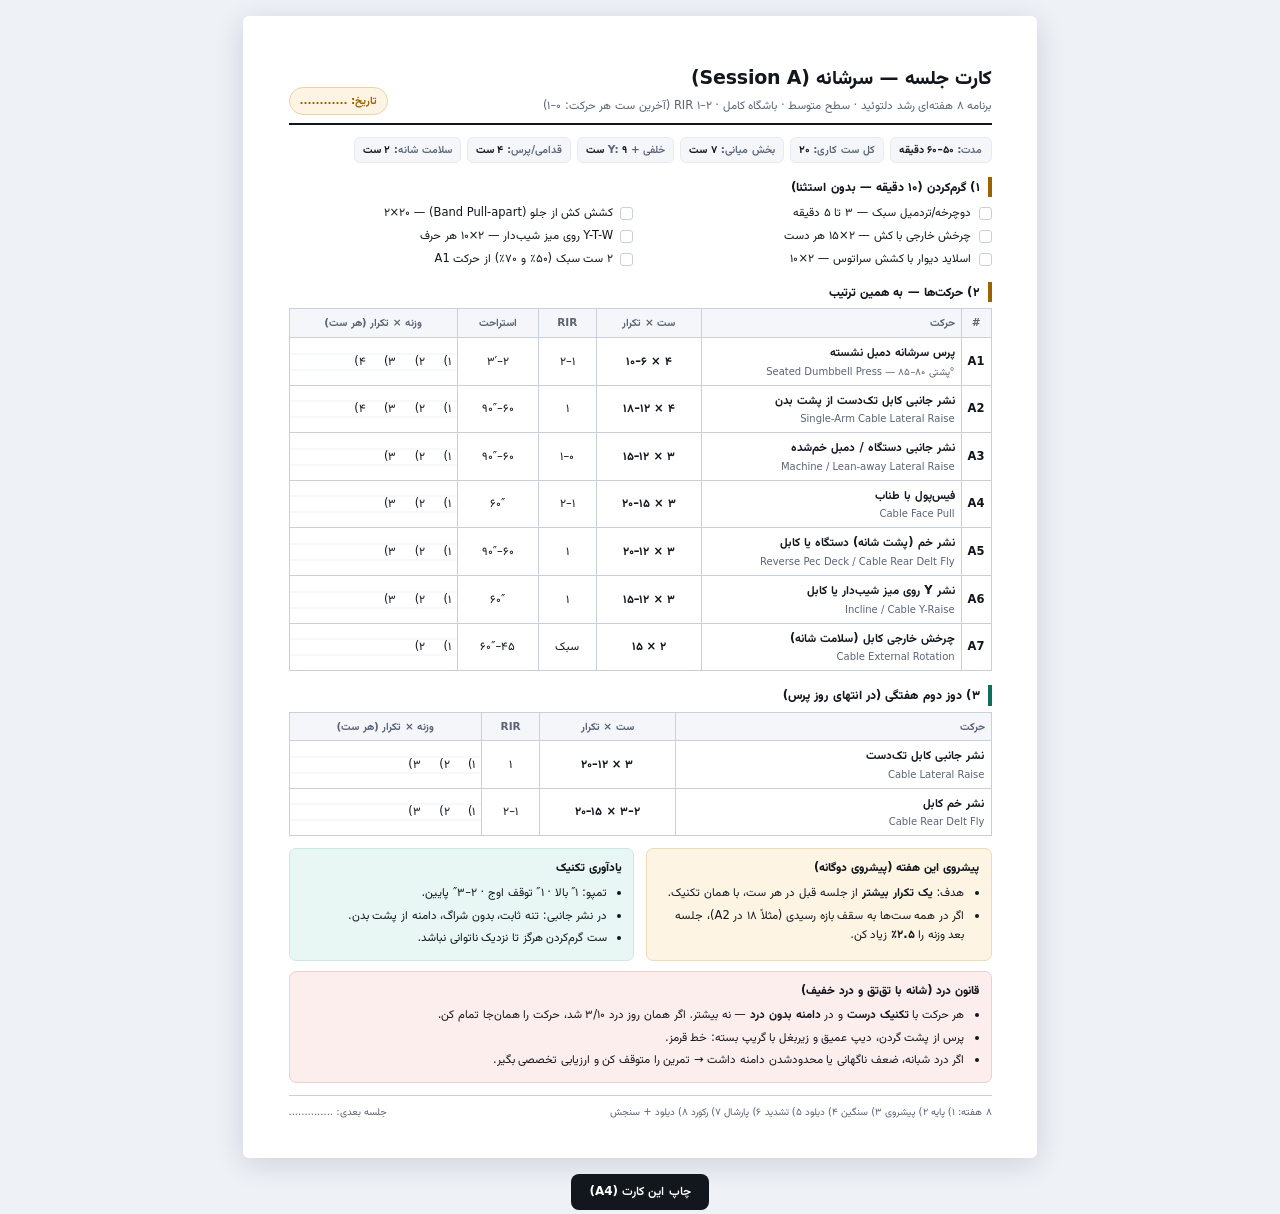
<file: shoulder-program/quick-card.html>
<!DOCTYPE html>
<html lang="fa" dir="rtl">
<head>
<meta charset="utf-8">
<meta name="viewport" content="width=device-width, initial-scale=1">
<title>کارت جلسه سرشانه — قابل چاپ</title>
<style>
  @font-face{font-family:'Vazirmatn';font-style:normal;font-weight:400;font-display:swap;src:url('fonts/vazirmatn-arabic-400-normal.woff2') format('woff2');unicode-range:U+0600-06FF,U+0750-077F,U+0870-088E,U+08A0-08FF,U+FB50-FDFF,U+FE70-FEFF,U+200C-200D,U+2010-2011,U+204F,U+2E41;}
  @font-face{font-family:'Vazirmatn';font-style:normal;font-weight:600;font-display:swap;src:url('fonts/vazirmatn-arabic-600-normal.woff2') format('woff2');unicode-range:U+0600-06FF,U+0750-077F,U+0870-088E,U+08A0-08FF,U+FB50-FDFF,U+FE70-FEFF,U+200C-200D,U+2010-2011,U+204F,U+2E41;}
  @font-face{font-family:'Vazirmatn';font-style:normal;font-weight:700;font-display:swap;src:url('fonts/vazirmatn-arabic-700-normal.woff2') format('woff2');unicode-range:U+0600-06FF,U+0750-077F,U+0870-088E,U+08A0-08FF,U+FB50-FDFF,U+FE70-FEFF,U+200C-200D,U+2010-2011,U+204F,U+2E41;}
  @font-face{font-family:'Vazirmatn';font-style:normal;font-weight:800;font-display:swap;src:url('fonts/vazirmatn-arabic-800-normal.woff2') format('woff2');unicode-range:U+0600-06FF,U+0750-077F,U+0870-088E,U+08A0-08FF,U+FB50-FDFF,U+FE70-FEFF,U+200C-200D,U+2010-2011,U+204F,U+2E41;}
  :root{
    --ink:#12161d; --dim:#5a6474; --line:#c9d0dc; --line2:#e6eaf1;
    --amber:#9a6200; --amberbg:#fdf4e3; --teal:#0c6f60; --tealbg:#e9f7f4; --rose:#a83535; --rosebg:#fdeeee;
    --font:'Vazirmatn',system-ui,Tahoma,sans-serif;
  }
  *{box-sizing:border-box}
  body{margin:0;background:#eef1f6;font-family:var(--font);color:var(--ink);font-size:13px;line-height:1.7;
    -webkit-print-color-adjust:exact;print-color-adjust:exact}
  .sheet{width:210mm;min-height:auto;margin:16px auto;background:#fff;padding:12mm 12mm 10mm;
    box-shadow:0 6px 30px rgba(15,23,42,.14);border-radius:6px}
  .head{display:flex;justify-content:space-between;align-items:flex-end;gap:14px;
    border-bottom:2.5px solid var(--ink);padding-bottom:8px;margin-bottom:12px}
  .head h1{margin:0;font-size:19px;font-weight:800;letter-spacing:-.2px}
  .head p{margin:2px 0 0;font-size:11.5px;color:var(--dim)}
  .head .tag{font-size:10.5px;font-weight:700;background:var(--amberbg);color:var(--amber);
    border:1px solid #e8d4a8;border-radius:999px;padding:4px 10px;white-space:nowrap}
  .bar{display:flex;flex-wrap:wrap;gap:6px;margin-bottom:12px}
  .bar span{font-size:10.5px;font-weight:600;color:var(--dim);background:#f4f6fa;border:1px solid var(--line2);
    border-radius:6px;padding:3px 8px}
  .bar span b{color:var(--ink)}
  h2{font-size:12px;font-weight:800;margin:14px 0 6px;color:var(--ink);
    border-right:4px solid var(--amber);padding-right:8px}
  h2.teal{border-right-color:var(--teal)} h2.rose{border-right-color:var(--rose)}
  table{width:100%;border-collapse:collapse;font-size:11.5px}
  th,td{border:1px solid var(--line);padding:5px 6px;text-align:right;vertical-align:middle}
  thead th{background:#f4f6fa;font-size:10.5px;font-weight:700;color:var(--dim);white-space:nowrap}
  td.c,th.c{text-align:center}
  td.n{font-weight:700;white-space:nowrap}
  .ex-cell b{display:block;font-weight:700}
  .ex-cell i{font-style:normal;font-size:10px;color:var(--dim);direction:ltr;display:block;font-weight:500}
  .blank{background:repeating-linear-gradient(#fff,#fff 15px,#eef1f6 15px,#eef1f6 16px)}
  .warm{display:grid;grid-template-columns:repeat(2,1fr);gap:3px 14px;font-size:11.5px;margin:0;padding:0;list-style:none}
  .warm li{display:flex;gap:7px;align-items:flex-start}
  .warm li::before{content:"";flex:0 0 auto;width:11px;height:11px;border:1.4px solid var(--line);
    border-radius:3px;margin-top:4px}
  .cols{display:grid;grid-template-columns:1fr 1fr;gap:12px}
  .box{border:1px solid var(--line);border-radius:7px;padding:9px 11px;font-size:11.5px}
  .box h3{margin:0 0 5px;font-size:11.5px;font-weight:800}
  .box ul{margin:0;padding-right:15px}
  .box li{margin-bottom:3px}
  .box.warn{background:var(--rosebg);border-color:#eccfcf}
  .box.ok{background:var(--tealbg);border-color:#cbe9e3}
  .box.pg{background:var(--amberbg);border-color:#ecdcb6}
  .foot{margin-top:12px;border-top:1px solid var(--line);padding-top:7px;
    display:flex;justify-content:space-between;font-size:10px;color:var(--dim);gap:10px}
  .noprint{text-align:center;margin:14px 0 4px}
  .noprint button{font-family:var(--font);font-size:12px;font-weight:600;background:#12161d;color:#fff;
    border:0;border-radius:8px;padding:9px 18px;cursor:pointer}
  @media print{
    body{background:#fff;font-size:11px}
    .sheet{width:auto;margin:0;padding:9mm 9mm 6mm;box-shadow:none;border-radius:0}
    .noprint{display:none}
    @page{size:A4;margin:0}
  }
  @media screen and (max-width:820px){
    .sheet{width:auto;margin:12px;padding:16px}
    .cols{grid-template-columns:1fr}
  }
</style>
</head>
<body>

<div class="sheet">
  <div class="head">
    <div>
      <h1>کارت جلسه — سرشانه (Session A)</h1>
      <p>برنامه ۸ هفته‌ای رشد دلتوئید · سطح متوسط · باشگاه کامل · RIR ۱–۲ (آخرین ست هر حرکت: ۰–۱)</p>
    </div>
    <span class="tag">تاریخ: ............</span>
  </div>

  <div class="bar">
    <span>مدت: <b>۵۰–۶۰ دقیقه</b></span>
    <span>کل ست کاری: <b>۲۰</b></span>
    <span>بخش میانی: <b>۷ ست</b></span>
    <span>خلفی + Y: <b>۹ ست</b></span>
    <span>قدامی/پرس: <b>۴ ست</b></span>
    <span>سلامت شانه: <b>۲ ست</b></span>
  </div>

  <h2>۱) گرم‌کردن (۱۰ دقیقه — بدون استثنا)</h2>
  <ul class="warm">
    <li>دوچرخه/تردمیل سبک — ۳ تا ۵ دقیقه</li>
    <li>کشش کش از جلو (Band Pull-apart) — ۲×۲۰</li>
    <li>چرخش خارجی با کش — ۲×۱۵ هر دست</li>
    <li>Y-T-W روی میز شیب‌دار — ۲×۱۰ هر حرف</li>
    <li>اسلاید دیوار با کشش سراتوس — ۲×۱۰</li>
    <li>۲ ست سبک (۵۰٪ و ۷۰٪) از حرکت A1</li>
  </ul>

  <h2>۲) حرکت‌ها — به همین ترتیب</h2>
  <table>
    <thead>
      <tr>
        <th class="c" style="width:26px">#</th>
        <th style="width:37%">حرکت</th>
        <th class="c">ست × تکرار</th>
        <th class="c">RIR</th>
        <th class="c">استراحت</th>
        <th class="c" style="width:24%">وزنه × تکرار (هر ست)</th>
      </tr>
    </thead>
    <tbody>
      <tr>
        <td class="c n">A1</td>
        <td class="ex-cell"><b>پرس سرشانه دمبل نشسته</b><i>Seated Dumbbell Press — پشتی ۸۰–۸۵°</i></td>
        <td class="c n">۴ × ۶–۱۰</td><td class="c">۱–۲</td><td class="c">۲–۳′</td>
        <td class="blank">۱) &nbsp;&nbsp;&nbsp; ۲) &nbsp;&nbsp;&nbsp; ۳) &nbsp;&nbsp;&nbsp; ۴)</td>
      </tr>
      <tr>
        <td class="c n">A2</td>
        <td class="ex-cell"><b>نشر جانبی کابل تک‌دست از پشت بدن</b><i>Single-Arm Cable Lateral Raise</i></td>
        <td class="c n">۴ × ۱۲–۱۸</td><td class="c">۱</td><td class="c">۶۰–۹۰″</td>
        <td class="blank">۱) &nbsp;&nbsp;&nbsp; ۲) &nbsp;&nbsp;&nbsp; ۳) &nbsp;&nbsp;&nbsp; ۴)</td>
      </tr>
      <tr>
        <td class="c n">A3</td>
        <td class="ex-cell"><b>نشر جانبی دستگاه / دمبل خم‌شده</b><i>Machine / Lean-away Lateral Raise</i></td>
        <td class="c n">۳ × ۱۲–۱۵</td><td class="c">۰–۱</td><td class="c">۶۰–۹۰″</td>
        <td class="blank">۱) &nbsp;&nbsp;&nbsp; ۲) &nbsp;&nbsp;&nbsp; ۳)</td>
      </tr>
      <tr>
        <td class="c n">A4</td>
        <td class="ex-cell"><b>فیس‌پول با طناب</b><i>Cable Face Pull</i></td>
        <td class="c n">۳ × ۱۵–۲۰</td><td class="c">۱–۲</td><td class="c">۶۰″</td>
        <td class="blank">۱) &nbsp;&nbsp;&nbsp; ۲) &nbsp;&nbsp;&nbsp; ۳)</td>
      </tr>
      <tr>
        <td class="c n">A5</td>
        <td class="ex-cell"><b>نشر خم (پشت شانه) دستگاه یا کابل</b><i>Reverse Pec Deck / Cable Rear Delt Fly</i></td>
        <td class="c n">۳ × ۱۲–۲۰</td><td class="c">۱</td><td class="c">۶۰–۹۰″</td>
        <td class="blank">۱) &nbsp;&nbsp;&nbsp; ۲) &nbsp;&nbsp;&nbsp; ۳)</td>
      </tr>
      <tr>
        <td class="c n">A6</td>
        <td class="ex-cell"><b>نشر Y روی میز شیب‌دار یا کابل</b><i>Incline / Cable Y-Raise</i></td>
        <td class="c n">۳ × ۱۲–۱۵</td><td class="c">۱</td><td class="c">۶۰″</td>
        <td class="blank">۱) &nbsp;&nbsp;&nbsp; ۲) &nbsp;&nbsp;&nbsp; ۳)</td>
      </tr>
      <tr>
        <td class="c n">A7</td>
        <td class="ex-cell"><b>چرخش خارجی کابل (سلامت شانه)</b><i>Cable External Rotation</i></td>
        <td class="c n">۲ × ۱۵</td><td class="c">سبک</td><td class="c">۴۵–۶۰″</td>
        <td class="blank">۱) &nbsp;&nbsp;&nbsp; ۲)</td>
      </tr>
    </tbody>
  </table>

  <h2 class="teal">۳) دوز دوم هفتگی (در انتهای روز پرس)</h2>
  <table>
    <thead>
      <tr><th style="width:45%">حرکت</th><th class="c">ست × تکرار</th><th class="c">RIR</th><th class="c">وزنه × تکرار (هر ست)</th></tr>
    </thead>
    <tbody>
      <tr><td class="ex-cell"><b>نشر جانبی کابل تک‌دست</b><i>Cable Lateral Raise</i></td>
        <td class="c n">۳ × ۱۲–۲۰</td><td class="c">۱</td>
        <td class="blank">۱) &nbsp;&nbsp;&nbsp; ۲) &nbsp;&nbsp;&nbsp; ۳)</td></tr>
      <tr><td class="ex-cell"><b>نشر خم کابل</b><i>Cable Rear Delt Fly</i></td>
        <td class="c n">۲–۳ × ۱۵–۲۰</td><td class="c">۱–۲</td>
        <td class="blank">۱) &nbsp;&nbsp;&nbsp; ۲) &nbsp;&nbsp;&nbsp; ۳)</td></tr>
    </tbody>
  </table>

  <div class="cols" style="margin-top:12px">
    <div class="box pg">
      <h3>پیشروی این هفته (پیشروی دوگانه)</h3>
      <ul>
        <li>هدف: <b>یک تکرار بیشتر</b> از جلسه قبل در هر ست، با همان تکنیک.</li>
        <li>اگر در همه ست‌ها به سقف بازه رسیدی (مثلاً ۱۸ در A2)، جلسه بعد وزنه را <b>۲.۵٪</b> زیاد کن.</li>
      </ul>
    </div>
    <div class="box ok">
      <h3>یادآوری تکنیک</h3>
      <ul>
        <li>تمپو: ۱″ بالا · ۱″ توقف اوج · ۲–۳″ پایین.</li>
        <li>در نشر جانبی: تنه ثابت، بدون شراگ، دامنه از پشت بدن.</li>
        <li>ست گرم‌کردن هرگز تا نزدیک ناتوانی نباشد.</li>
      </ul>
    </div>
  </div>

  <div class="box warn" style="margin-top:10px">
    <h3>قانون درد (شانه با تق‌تق و درد خفیف)</h3>
    <ul>
      <li>هر حرکت با <b>تکنیک درست</b> و در <b>دامنه بدون درد</b> — نه بیشتر. اگر همان روز درد ۳/۱۰ شد، حرکت را همان‌جا تمام کن.</li>
      <li>پرس از پشت گردن، دیپ عمیق و زیربغل با گریپ بسته: خط قرمز.</li>
      <li>اگر درد شبانه، ضعف ناگهانی یا محدودشدن دامنه داشت → تمرین را متوقف کن و ارزیابی تخصصی بگیر.</li>
    </ul>
  </div>

  <div class="foot">
    <span>۸ هفته: ۱) پایه ۲) پیشروی ۳) سنگین ۴) دیلود ۵) تشدید ۶) پارشال ۷) رکورد ۸) دیلود + سنجش</span>
    <span>جلسه بعدی: ..............</span>
  </div>
</div>

<div class="noprint"><button type="button" onclick="window.print()">چاپ این کارت (A4)</button></div>

</body>
</html>
</file>
